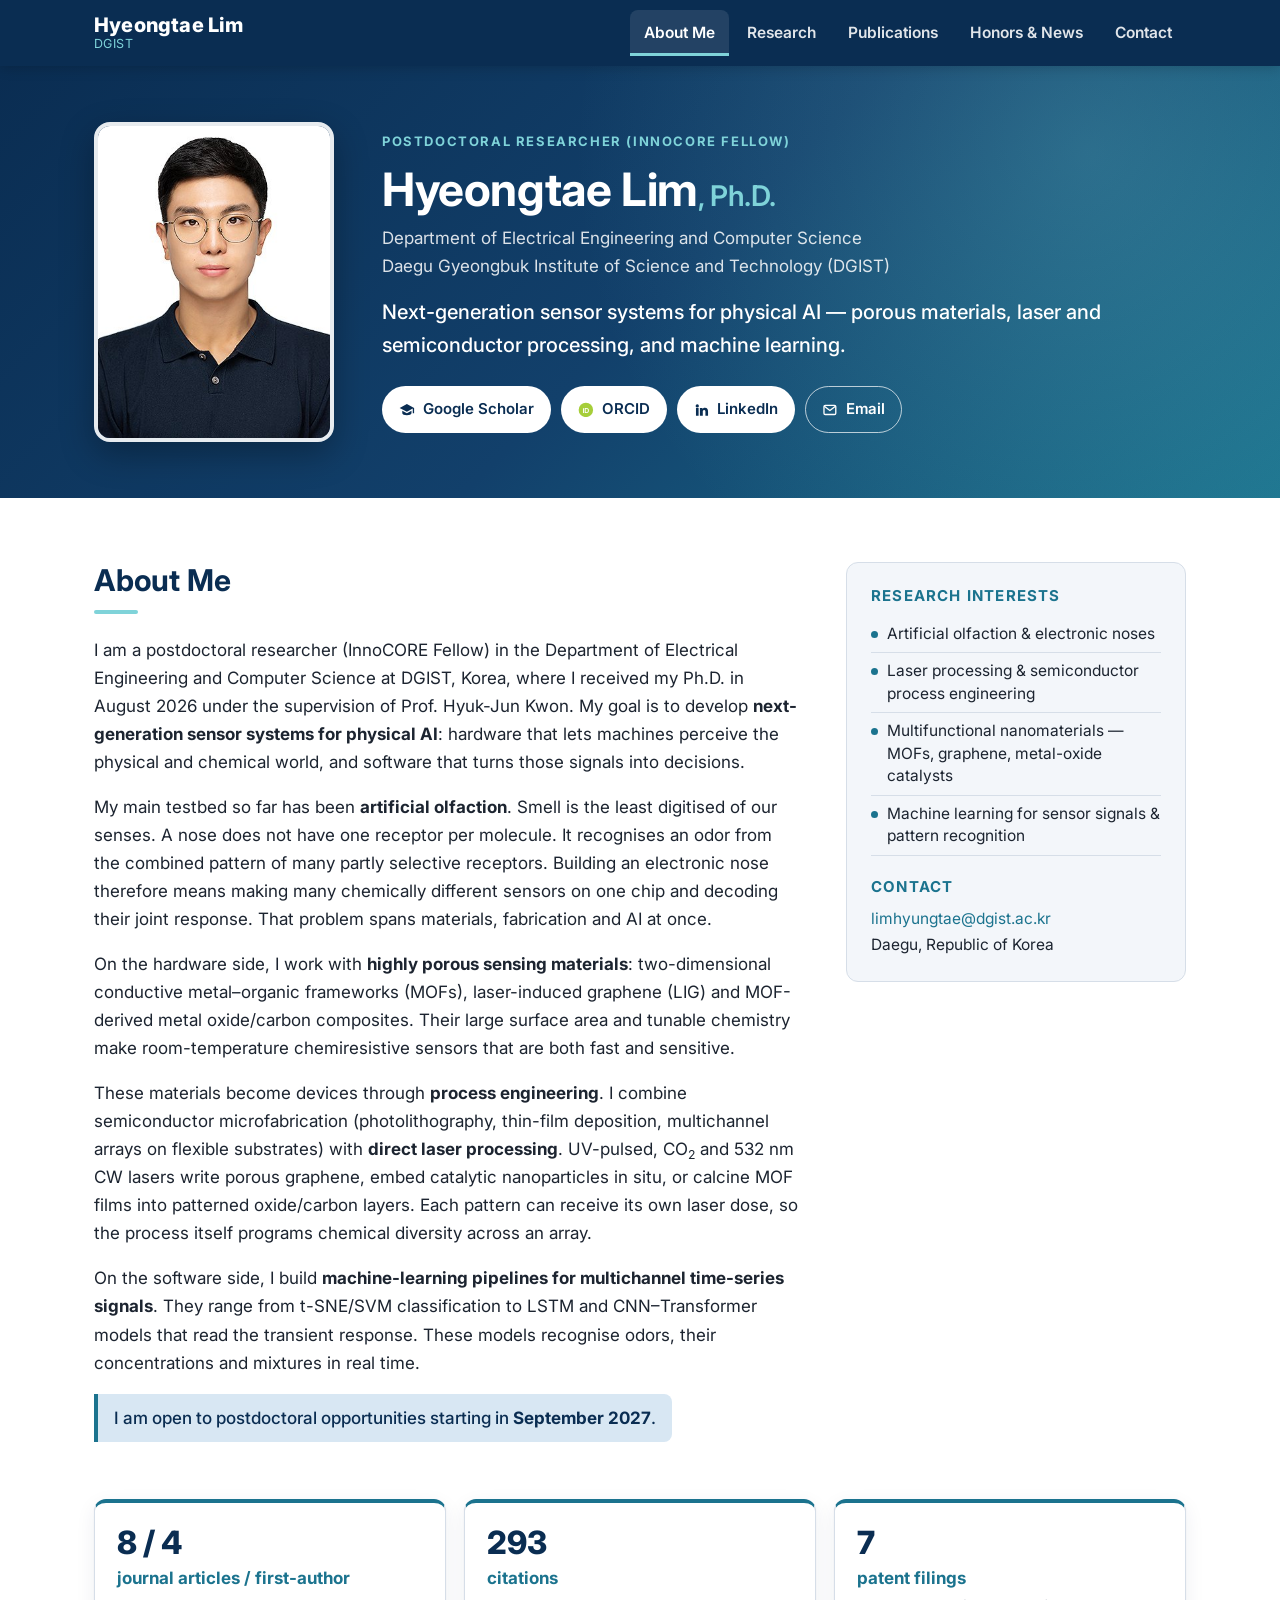
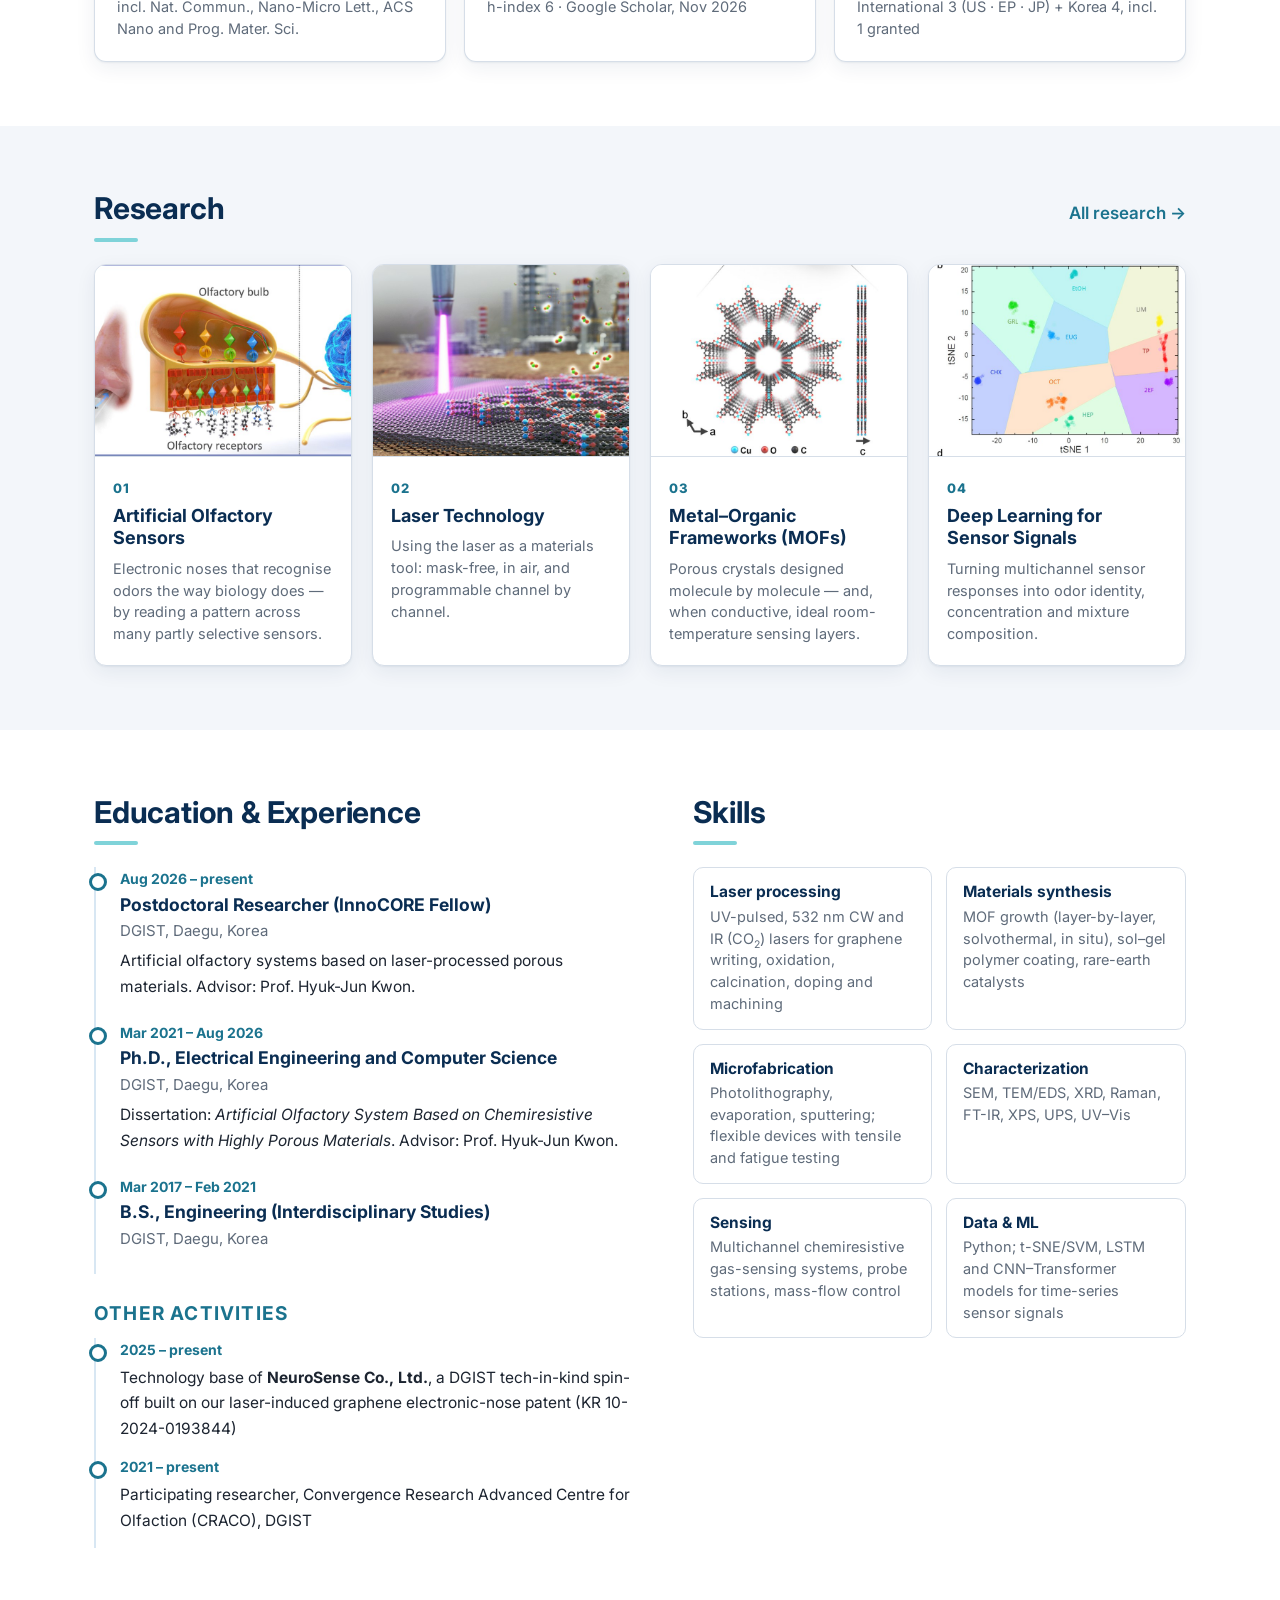
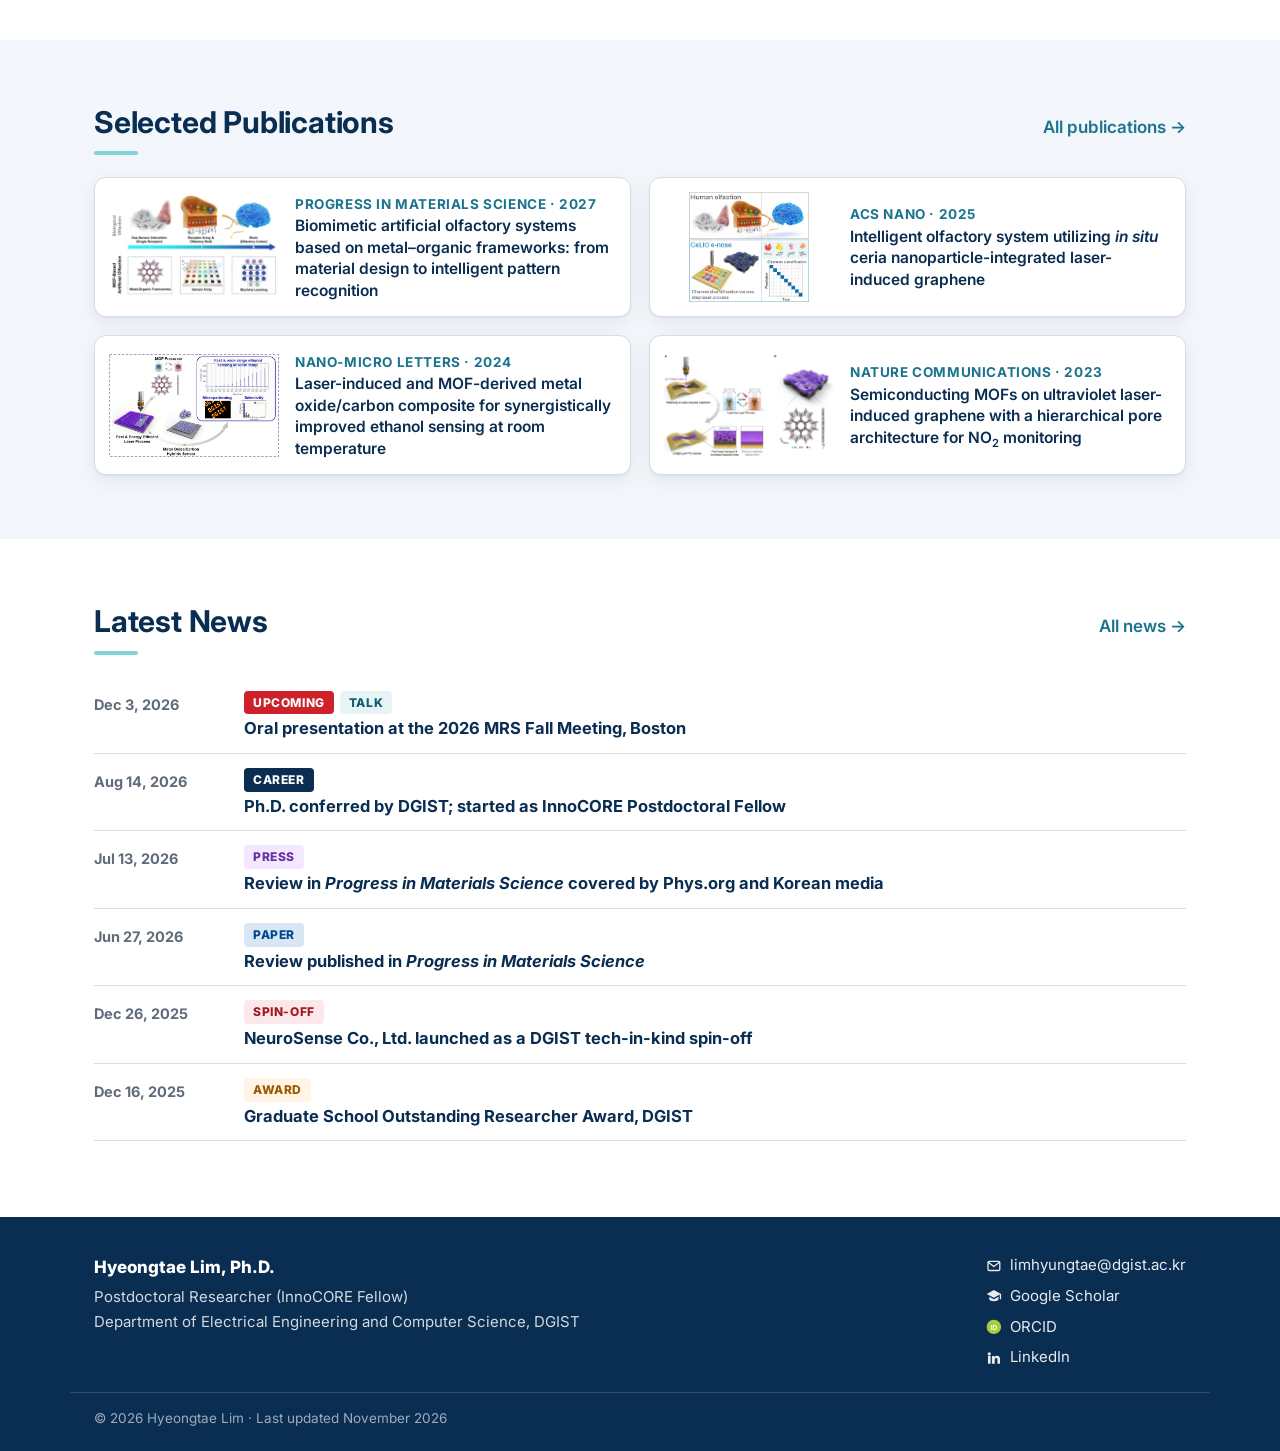
<file: index.html>
<!DOCTYPE html>
<html lang="en">
<head>
<meta charset="utf-8">
<meta name="viewport" content="width=device-width, initial-scale=1">
<title>Hyeongtae Lim — Postdoctoral Researcher, DGIST</title>
<meta name="description" content="Next-generation sensor systems for physical AI — porous materials, laser and semiconductor processing, and machine learning.">
<meta name="author" content="Hyeongtae Lim">
<meta property="og:type" content="website">
<meta property="og:title" content="Hyeongtae Lim — Postdoctoral Researcher, DGIST">
<meta property="og:description" content="Next-generation sensor systems for physical AI — porous materials, laser and semiconductor processing, and machine learning.">
<meta property="og:image" content="https://limhyeongtae.github.io/assets/img/og.jpg">
<meta property="og:url" content="https://limhyeongtae.github.io/">
<link rel="canonical" href="https://limhyeongtae.github.io/">
<meta name="google-site-verification" content="vjgOGVf-2cS6BXk-WMvSnWuiixyXlI5kn5IXPuo-5TQ">
<script type="application/ld+json">{"@context": "https://schema.org", "@type": "Person", "name": "Hyeongtae Lim", "alternateName": "임형태", "honorificSuffix": "Ph.D.", "jobTitle": "Postdoctoral Researcher (InnoCORE Fellow)", "affiliation": {"@type": "CollegeOrUniversity", "name": "Daegu Gyeongbuk Institute of Science and Technology (DGIST)", "url": "https://www.dgist.ac.kr/"}, "alumniOf": {"@type": "CollegeOrUniversity", "name": "Daegu Gyeongbuk Institute of Science and Technology (DGIST)"}, "email": "mailto:limhyungtae@dgist.ac.kr", "url": "https://limhyeongtae.github.io", "image": "https://limhyeongtae.github.io/assets/img/profile.jpg", "knowsAbout": ["Artificial olfaction", "Electronic nose", "Gas sensors", "Metal–organic frameworks", "Laser-induced graphene", "Laser processing", "Machine learning", "Physical AI"], "sameAs": ["https://scholar.google.com/citations?user=sMn53iEAAAAJ", "https://orcid.org/0000-0001-6417-3312", "https://www.linkedin.com/in/hyeongtaelim"]}</script>
<link rel="icon" href="assets/favicon.svg" type="image/svg+xml">
<link rel="preconnect" href="https://fonts.googleapis.com">
<link rel="preconnect" href="https://fonts.gstatic.com" crossorigin>
<link href="https://fonts.googleapis.com/css2?family=Inter:wght@400;500;600;700;800&display=swap" rel="stylesheet">
<link rel="stylesheet" href="assets/css/style.css">
</head>
<body>
<header class="site-header">
  <div class="wrap nav-wrap">
    <a class="brand" href="index.html"><span class="brand-name">Hyeongtae Lim</span><span class="brand-sub">DGIST</span></a>
    <button class="nav-toggle" aria-label="Menu" aria-expanded="false"><span></span><span></span><span></span></button>
    <nav class="main-nav" aria-label="Main"><ul><li><a href="index.html" aria-current="page">About Me</a></li><li class="has-sub"><a href="research.html">Research</a><button class="sub-toggle" aria-label="Open Research menu" aria-expanded="false"><span></span></button><ul class="sub"><li><a href="research.html#olfaction">Artificial Olfactory Sensors</a></li><li><a href="research.html#laser">Laser Technology</a></li><li><a href="research.html#mof">Metal–Organic Frameworks (MOFs)</a></li><li><a href="research.html#ai">Deep Learning for Sensor Signals</a></li></ul></li><li class="has-sub"><a href="publications.html">Publications</a><button class="sub-toggle" aria-label="Open Publications menu" aria-expanded="false"><span></span></button><ul class="sub"><li><a href="publications.html">Journal Articles</a></li><li><a href="conferences.html">Conferences</a></li><li><a href="patents.html">Patents</a></li></ul></li><li><a href="news.html">Honors & News</a></li><li><a href="contact.html">Contact</a></li></ul></nav>
  </div>
</header>
<main>

<section class="home-hero">
  <div class="wrap hero-grid">
    <img class="portrait" src="assets/img/profile.jpg" alt="Portrait of Hyeongtae Lim" width="354" height="472">
    <div>
      <p class="eyebrow">Postdoctoral Researcher (InnoCORE Fellow)</p>
      <h1>Hyeongtae Lim<span class="deg">, Ph.D.</span></h1>
      <p class="aff">Department of Electrical Engineering and Computer Science<br>Daegu Gyeongbuk Institute of Science and Technology (DGIST)</p>
      <p class="tagline">Next-generation sensor systems for physical AI — porous materials, laser and semiconductor processing, and machine learning.</p>
      <div class="hero-links">
      <a class="btn btn-light" href="https://scholar.google.com/citations?user=sMn53iEAAAAJ" target="_blank" rel="noopener"><svg viewBox="0 0 24 24" aria-hidden="true"><path d="M12 3 1 9l11 6 9-4.91V17h2V9L12 3z"/><path d="M5 13.18v3.82c0 1.66 3.13 3 7 3s7-1.34 7-3v-3.82L12 17l-7-3.82z"/></svg>Google Scholar</a>
      <a class="btn btn-light" href="https://orcid.org/0000-0001-6417-3312" target="_blank" rel="noopener"><svg viewBox="0 0 24 24" aria-hidden="true"><circle cx="12" cy="12" r="11" fill="#A6CE39"/><text x="12" y="16.2" text-anchor="middle" font-size="10.5" font-weight="700" font-family="Arial, sans-serif" fill="#fff">iD</text></svg>ORCID</a>
      <a class="btn btn-light" href="https://www.linkedin.com/in/hyeongtaelim" target="_blank" rel="noopener"><svg viewBox="0 0 24 24" aria-hidden="true"><path d="M4.98 3.5a2.5 2.5 0 1 1 0 5 2.5 2.5 0 0 1 0-5zM3 9h4v12H3V9zm6 0h3.8v1.7h.05c.53-1 1.83-2.05 3.77-2.05 4.03 0 4.78 2.65 4.78 6.1V21h-4v-5.6c0-1.34-.03-3.06-1.86-3.06-1.87 0-2.15 1.46-2.15 2.96V21H9V9z"/></svg>LinkedIn</a>
      <a class="btn btn-outline" href="mailto:limhyungtae@dgist.ac.kr"><svg viewBox="0 0 24 24" aria-hidden="true" fill="none" stroke="currentColor" stroke-width="2" stroke-linejoin="round"><rect x="3" y="5" width="18" height="14" rx="2"/><path d="m3.5 6.5 8.5 6.5 8.5-6.5"/></svg>Email</a>
    </div>
    </div>
  </div>
</section><section class="sec">
  <div class="wrap about-grid">
    <div>
      <h2 class="h2">About Me</h2>
      <p>I am a postdoctoral researcher (InnoCORE Fellow) in the Department of Electrical Engineering and Computer Science at DGIST, Korea, where I received my Ph.D. in August 2026 under the supervision of Prof. Hyuk-Jun Kwon. My goal is to develop <strong>next-generation sensor systems for physical AI</strong>: hardware that lets machines perceive the physical and chemical world, and software that turns those signals into decisions.</p><p>My main testbed so far has been <strong>artificial olfaction</strong>. Smell is the least digitised of our senses. A nose does not have one receptor per molecule. It recognises an odor from the combined pattern of many partly selective receptors. Building an electronic nose therefore means making many chemically different sensors on one chip and decoding their joint response. That problem spans materials, fabrication and AI at once.</p><p>On the hardware side, I work with <strong>highly porous sensing materials</strong>: two-dimensional conductive metal–organic frameworks (MOFs), laser-induced graphene (LIG) and MOF-derived metal oxide/carbon composites. Their large surface area and tunable chemistry make room-temperature chemiresistive sensors that are both fast and sensitive.</p><p>These materials become devices through <strong>process engineering</strong>. I combine semiconductor microfabrication (photolithography, thin-film deposition, multichannel arrays on flexible substrates) with <strong>direct laser processing</strong>. UV-pulsed, CO<sub>2</sub> and 532 nm CW lasers write porous graphene, embed catalytic nanoparticles in situ, or calcine MOF films into patterned oxide/carbon layers. Each pattern can receive its own laser dose, so the process itself programs chemical diversity across an array.</p><p>On the software side, I build <strong>machine-learning pipelines for multichannel time-series signals</strong>. They range from t-SNE/SVM classification to LSTM and CNN–Transformer models that read the transient response. These models recognise odors, their concentrations and mixtures in real time.</p>
      <p class="avail">I am open to postdoctoral opportunities starting in <strong>September 2027</strong>.</p>
    </div>
    <aside class="side-card">
      <h3>Research interests</h3>
      <ul class="interest-list"><li><a href="research.html#olfaction">Artificial olfaction &amp; electronic noses</a></li><li><a href="research.html#laser">Laser processing &amp; semiconductor process engineering</a></li><li><a href="research.html#mof">Multifunctional nanomaterials — MOFs, graphene, metal-oxide catalysts</a></li><li><a href="research.html#ai">Machine learning for sensor signals &amp; pattern recognition</a></li></ul>
      <h3>Contact</h3>
      <p class="side-contact"><a href="mailto:limhyungtae@dgist.ac.kr">limhyungtae@dgist.ac.kr</a><br>Daegu, Republic of Korea</p>
    </aside>
  </div>
  <div class="wrap hl-row"><div class="hl"><div class="hl-num">8 / 4</div><div class="hl-lab">journal articles / first-author</div><div class="hl-sub">incl. Nat. Commun., Nano-Micro Lett., ACS Nano and Prog. Mater. Sci.</div></div><div class="hl"><div class="hl-num"><span data-scholar="citations">284</span></div><div class="hl-lab">citations</div><div class="hl-sub">h-index <span data-scholar="h_index">6</span> · Google Scholar, <span data-scholar="updated">Nov 2026</span></div></div><div class="hl"><div class="hl-num">7</div><div class="hl-lab">patent filings</div><div class="hl-sub">International 3 (US · EP · JP) + Korea 4, incl. 1 granted</div></div></div>
</section><section class="sec sec-tint">
  <div class="wrap">
    <div class="sec-head"><h2 class="h2">Research</h2><a class="more" href="research.html">All research →</a></div>
    <div class="rcards"><a class="rcard" href="research.html#olfaction"><img src="assets/img/card/olfaction.jpg" alt="" loading="lazy"><div class="rcard-body"><span class="rnum">01</span><h3>Artificial Olfactory Sensors</h3><p>Electronic noses that recognise odors the way biology does — by reading a pattern across many partly selective sensors.</p></div></a><a class="rcard" href="research.html#laser"><img src="assets/img/card/laser.jpg" alt="" loading="lazy"><div class="rcard-body"><span class="rnum">02</span><h3>Laser Technology</h3><p>Using the laser as a materials tool: mask-free, in air, and programmable channel by channel.</p></div></a><a class="rcard" href="research.html#mof"><img src="assets/img/card/mof.jpg" alt="" loading="lazy"><div class="rcard-body"><span class="rnum">03</span><h3>Metal–Organic Frameworks (MOFs)</h3><p>Porous crystals designed molecule by molecule — and, when conductive, ideal room-temperature sensing layers.</p></div></a><a class="rcard" href="research.html#ai"><img src="assets/img/card/ai.jpg" alt="" loading="lazy"><div class="rcard-body"><span class="rnum">04</span><h3>Deep Learning for Sensor Signals</h3><p>Turning multichannel sensor responses into odor identity, concentration and mixture composition.</p></div></a></div>
  </div>
</section><section class="sec">
  <div class="wrap two-col">
    <div>
      <h2 class="h2">Education &amp; Experience</h2>
      <ul class="timeline"><li><div class="tl-date">Aug 2026 – present</div><div class="tl-body"><div class="tl-title">Postdoctoral Researcher (InnoCORE Fellow)</div><div class="tl-place">DGIST, Daegu, Korea</div><p>Artificial olfactory systems based on laser-processed porous materials. Advisor: Prof. Hyuk-Jun Kwon.</p></div></li><li><div class="tl-date">Mar 2021 – Aug 2026</div><div class="tl-body"><div class="tl-title">Ph.D., Electrical Engineering and Computer Science</div><div class="tl-place">DGIST, Daegu, Korea</div><p>Dissertation: <em>Artificial Olfactory System Based on Chemiresistive Sensors with Highly Porous Materials</em>. Advisor: Prof. Hyuk-Jun Kwon.</p></div></li><li><div class="tl-date">Mar 2017 – Feb 2021</div><div class="tl-body"><div class="tl-title">B.S., Engineering (Interdisciplinary Studies)</div><div class="tl-place">DGIST, Daegu, Korea</div></div></li></ul>
      <h3 class="h3">Other activities</h3>
      <ul class="timeline compact"><li><div class="tl-date">2025 – present</div><div class="tl-body"><p>Technology base of <strong>NeuroSense Co., Ltd.</strong>, a DGIST tech-in-kind spin-off built on our laser-induced graphene electronic-nose patent (KR 10-2024-0193844)</p></div></li><li><div class="tl-date">2021 – present</div><div class="tl-body"><p>Participating researcher, Convergence Research Advanced Centre for Olfaction (CRACO), DGIST</p></div></li></ul>
    </div>
    <div>
      <h2 class="h2">Skills</h2>
      <div class="skills"><div class="skill"><h4>Laser processing</h4><p>UV-pulsed, 532 nm CW and IR (CO<sub>2</sub>) lasers for graphene writing, oxidation, calcination, doping and machining</p></div><div class="skill"><h4>Materials synthesis</h4><p>MOF growth (layer-by-layer, solvothermal, in situ), sol–gel polymer coating, rare-earth catalysts</p></div><div class="skill"><h4>Microfabrication</h4><p>Photolithography, evaporation, sputtering; flexible devices with tensile and fatigue testing</p></div><div class="skill"><h4>Characterization</h4><p>SEM, TEM/EDS, XRD, Raman, FT-IR, XPS, UPS, UV–Vis</p></div><div class="skill"><h4>Sensing</h4><p>Multichannel chemiresistive gas-sensing systems, probe stations, mass-flow control</p></div><div class="skill"><h4>Data &amp; ML</h4><p>Python; t-SNE/SVM, LSTM and CNN–Transformer models for time-series sensor signals</p></div></div>
    </div>
  </div>
</section><section class="sec sec-tint">
  <div class="wrap">
    <div class="sec-head"><h2 class="h2">Selected Publications</h2><a class="more" href="publications.html">All publications →</a></div>
    <div class="sel-grid"><a class="sel" href="publications.html#pms2027"><img src="assets/img/pub/pms2027.jpg" alt="" loading="lazy"><div><div class="sel-j">Progress in Materials Science · 2027</div><div class="sel-t">Biomimetic artificial olfactory systems based on metal–organic frameworks: from material design to intelligent pattern recognition</div></div></a><a class="sel" href="publications.html#acsnano2025"><img src="assets/img/pub/acsnano2025.jpg" alt="" loading="lazy"><div><div class="sel-j">ACS Nano · 2025</div><div class="sel-t">Intelligent olfactory system utilizing <em>in situ</em> ceria nanoparticle-integrated laser-induced graphene</div></div></a><a class="sel" href="publications.html#nml2024"><img src="assets/img/pub/nml2024.jpg" alt="" loading="lazy"><div><div class="sel-j">Nano-Micro Letters · 2024</div><div class="sel-t">Laser-induced and MOF-derived metal oxide/carbon composite for synergistically improved ethanol sensing at room temperature</div></div></a><a class="sel" href="publications.html#nc2023"><img src="assets/img/pub/nc2023.jpg" alt="" loading="lazy"><div><div class="sel-j">Nature Communications · 2023</div><div class="sel-t">Semiconducting MOFs on ultraviolet laser-induced graphene with a hierarchical pore architecture for NO<sub>2</sub> monitoring</div></div></a></div>
  </div>
</section><section class="sec">
  <div class="wrap">
    <div class="sec-head"><h2 class="h2">Latest News</h2><a class="more" href="news.html">All news →</a></div>
    <ul class="news-list compact"><li class="news">
  <div class="n-date">Dec 3, 2026</div>
  <div class="n-body"><div class="n-tags"><span class="tag t-up">Upcoming</span><span class="tag t-talk">Talk</span></div><h3>Oral presentation at the 2026 MRS Fall Meeting, Boston</h3></div>
  
</li><li class="news">
  <div class="n-date">Aug 14, 2026</div>
  <div class="n-body"><div class="n-tags"><span class="tag t-career">Career</span></div><h3>Ph.D. conferred by DGIST; started as InnoCORE Postdoctoral Fellow</h3></div>
  
</li><li class="news">
  <div class="n-date">Jul 13, 2026</div>
  <div class="n-body"><div class="n-tags"><span class="tag t-press">Press</span></div><h3>Review in <em>Progress in Materials Science</em> covered by Phys.org and Korean media</h3></div>
  
</li><li class="news">
  <div class="n-date">Jun 27, 2026</div>
  <div class="n-body"><div class="n-tags"><span class="tag t-paper">Paper</span></div><h3>Review published in <em>Progress in Materials Science</em></h3></div>
  
</li><li class="news">
  <div class="n-date">Dec 26, 2025</div>
  <div class="n-body"><div class="n-tags"><span class="tag t-spin">Spin-off</span></div><h3>NeuroSense Co., Ltd. launched as a DGIST tech-in-kind spin-off</h3></div>
  
</li><li class="news">
  <div class="n-date">Dec 16, 2025</div>
  <div class="n-body"><div class="n-tags"><span class="tag t-award">Award</span></div><h3>Graduate School Outstanding Researcher Award, DGIST</h3></div>
  
</li></ul>
  </div>
</section>
</main>
<footer class="site-footer">
  <div class="wrap foot">
    <div>
      <div class="foot-name">Hyeongtae Lim, Ph.D.</div>
      <div>Postdoctoral Researcher (InnoCORE Fellow)<br>Department of Electrical Engineering and Computer Science, DGIST</div>
    </div>
    <div class="foot-links">
      <a href="mailto:limhyungtae@dgist.ac.kr"><svg viewBox="0 0 24 24" aria-hidden="true" fill="none" stroke="currentColor" stroke-width="2" stroke-linejoin="round"><rect x="3" y="5" width="18" height="14" rx="2"/><path d="m3.5 6.5 8.5 6.5 8.5-6.5"/></svg><span>limhyungtae@dgist.ac.kr</span></a>
      <a href="https://scholar.google.com/citations?user=sMn53iEAAAAJ" target="_blank" rel="noopener"><svg viewBox="0 0 24 24" aria-hidden="true"><path d="M12 3 1 9l11 6 9-4.91V17h2V9L12 3z"/><path d="M5 13.18v3.82c0 1.66 3.13 3 7 3s7-1.34 7-3v-3.82L12 17l-7-3.82z"/></svg><span>Google Scholar</span></a>
      <a href="https://orcid.org/0000-0001-6417-3312" target="_blank" rel="noopener"><svg viewBox="0 0 24 24" aria-hidden="true"><circle cx="12" cy="12" r="11" fill="#A6CE39"/><text x="12" y="16.2" text-anchor="middle" font-size="10.5" font-weight="700" font-family="Arial, sans-serif" fill="#fff">iD</text></svg><span>ORCID</span></a>
      <a href="https://www.linkedin.com/in/hyeongtaelim" target="_blank" rel="noopener"><svg viewBox="0 0 24 24" aria-hidden="true"><path d="M4.98 3.5a2.5 2.5 0 1 1 0 5 2.5 2.5 0 0 1 0-5zM3 9h4v12H3V9zm6 0h3.8v1.7h.05c.53-1 1.83-2.05 3.77-2.05 4.03 0 4.78 2.65 4.78 6.1V21h-4v-5.6c0-1.34-.03-3.06-1.86-3.06-1.87 0-2.15 1.46-2.15 2.96V21H9V9z"/></svg><span>LinkedIn</span></a>
    </div>
  </div>
  <div class="wrap foot-note">© 2026 Hyeongtae Lim · Last updated November 2026</div>
</footer>
<div class="lightbox" hidden><button class="lb-close" aria-label="Close">×</button><img alt=""></div>
<script src="assets/js/main.js"></script>
</body>
</html>
</file>
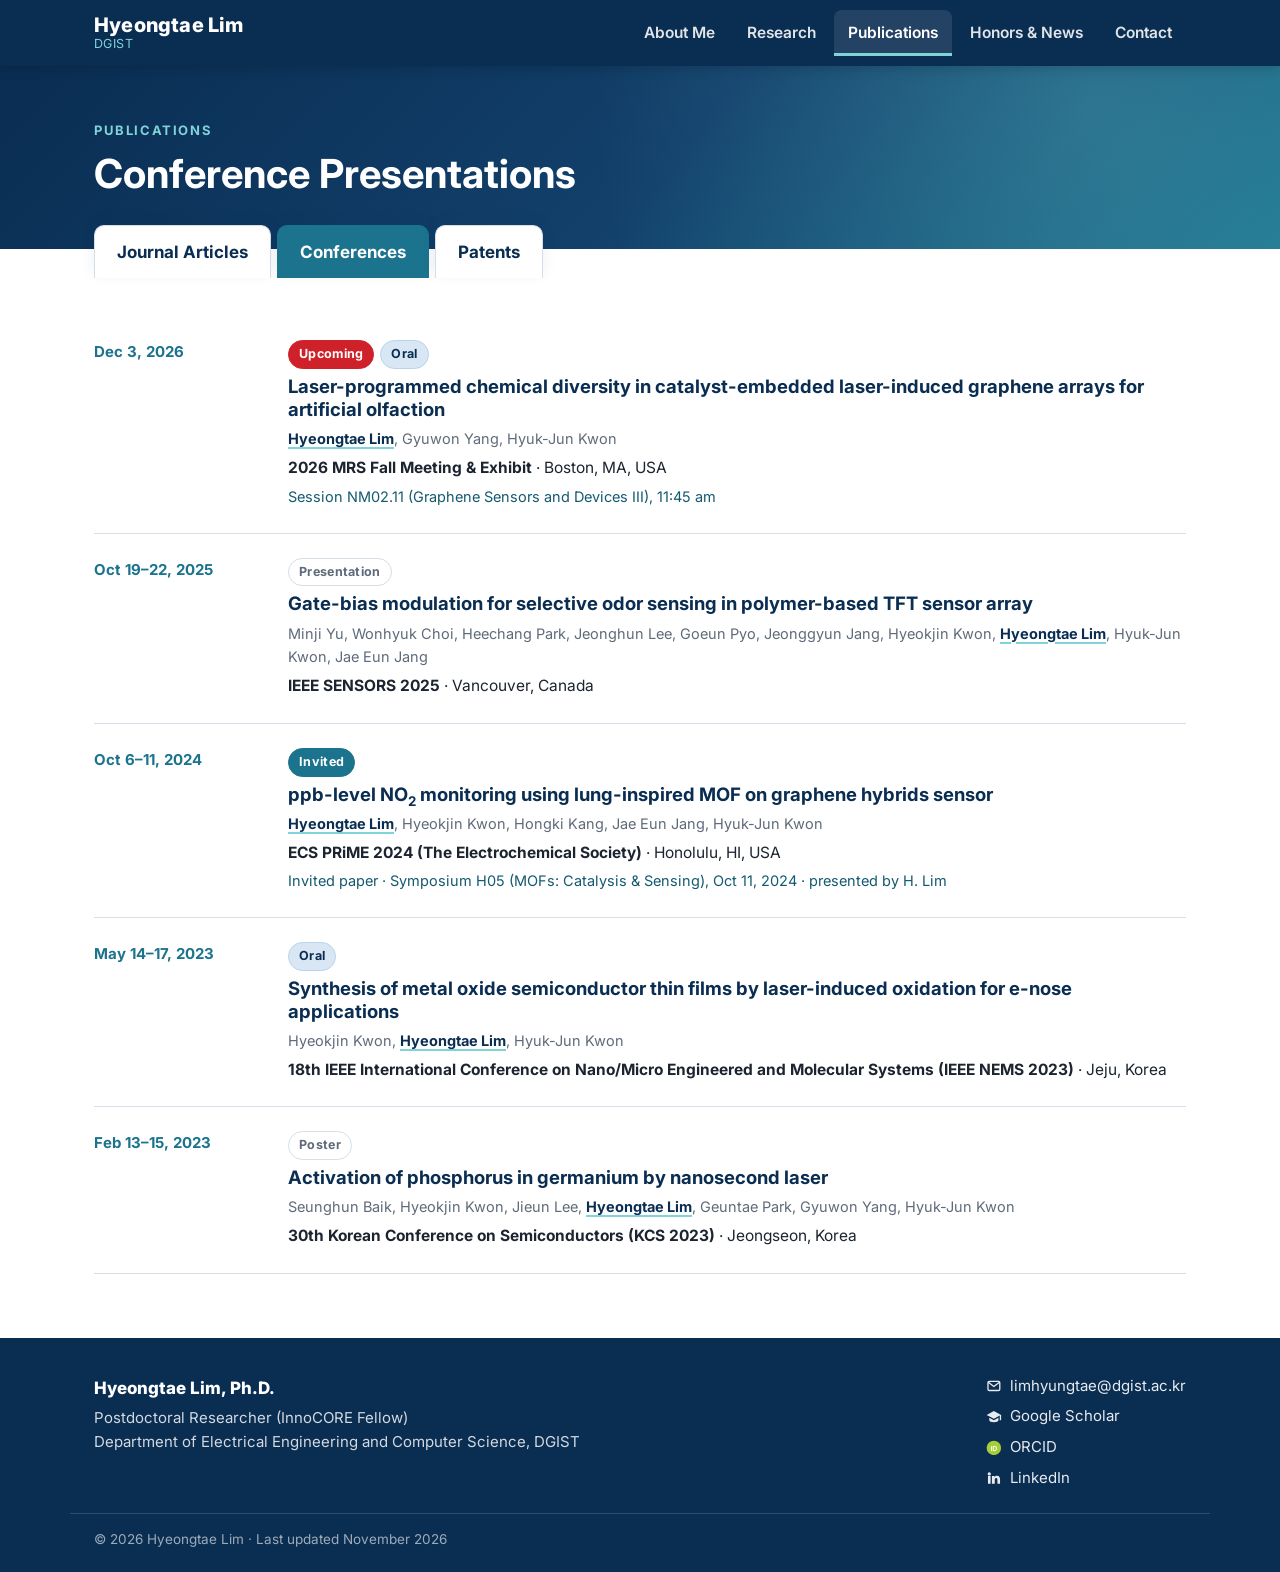
<file: conferences.html>
<!DOCTYPE html>
<html lang="en">
<head>
<meta charset="utf-8">
<meta name="viewport" content="width=device-width, initial-scale=1">
<title>Hyeongtae Lim | Conferences</title>
<meta name="description" content="Conference presentations by Hyeongtae Lim.">
<meta name="author" content="Hyeongtae Lim">
<meta property="og:type" content="website">
<meta property="og:title" content="Hyeongtae Lim | Conferences">
<meta property="og:description" content="Conference presentations by Hyeongtae Lim.">
<meta property="og:image" content="https://limhyeongtae.github.io/assets/img/og.jpg">
<meta property="og:url" content="https://limhyeongtae.github.io/conferences.html">
<link rel="canonical" href="https://limhyeongtae.github.io/conferences.html">
<link rel="icon" href="assets/favicon.svg" type="image/svg+xml">
<link rel="preconnect" href="https://fonts.googleapis.com">
<link rel="preconnect" href="https://fonts.gstatic.com" crossorigin>
<link href="https://fonts.googleapis.com/css2?family=Inter:wght@400;500;600;700;800&display=swap" rel="stylesheet">
<link rel="stylesheet" href="assets/css/style.css">
</head>
<body>
<header class="site-header">
  <div class="wrap nav-wrap">
    <a class="brand" href="index.html"><span class="brand-name">Hyeongtae Lim</span><span class="brand-sub">DGIST</span></a>
    <button class="nav-toggle" aria-label="Menu" aria-expanded="false"><span></span><span></span><span></span></button>
    <nav class="main-nav" aria-label="Main"><ul><li><a href="index.html">About Me</a></li><li class="has-sub"><a href="research.html">Research</a><button class="sub-toggle" aria-label="Open Research menu" aria-expanded="false"><span></span></button><ul class="sub"><li><a href="research.html#olfaction">Artificial Olfactory Sensors</a></li><li><a href="research.html#laser">Laser Technology</a></li><li><a href="research.html#mof">Metal–Organic Frameworks (MOFs)</a></li><li><a href="research.html#ai">Deep Learning for Sensor Signals</a></li></ul></li><li class="has-sub"><a href="publications.html" aria-current="page">Publications</a><button class="sub-toggle" aria-label="Open Publications menu" aria-expanded="false"><span></span></button><ul class="sub"><li><a href="publications.html">Journal Articles</a></li><li><a href="conferences.html">Conferences</a></li><li><a href="patents.html">Patents</a></li></ul></li><li><a href="news.html">Honors & News</a></li><li><a href="contact.html">Contact</a></li></ul></nav>
  </div>
</header>
<main>
<section class="page-hero"><div class="wrap"><p class="eyebrow">Publications</p><h1>Conference Presentations</h1></div></section>
<div class="tabs wrap"><a href="publications.html">Journal Articles</a><a href="conferences.html" class="on" aria-current="page">Conferences</a><a href="patents.html">Patents</a></div>
<section class="sec pt0"><div class="wrap"><ul class="conf-list"><li class="conf">
  <div class="c-date">Dec 3, 2026</div>
  <div class="c-body">
    <div class="c-badges"><span class="badge b-up">Upcoming</span><span class="badge b-oral">Oral</span></div>
    <h3>Laser-programmed chemical diversity in catalyst-embedded laser-induced graphene arrays for artificial olfaction</h3>
    <div class="c-authors"><span class="me">Hyeongtae Lim</span>, Gyuwon Yang, Hyuk-Jun Kwon</div>
    <div class="c-venue"><strong>2026 MRS Fall Meeting &amp; Exhibit</strong> · Boston, MA, USA</div>
    <div class="c-note">Session NM02.11 (Graphene Sensors and Devices III), 11:45 am</div>
  </div>
</li><li class="conf">
  <div class="c-date">Oct 19–22, 2025</div>
  <div class="c-body">
    <div class="c-badges"><span class="badge b-presentation">Presentation</span></div>
    <h3>Gate-bias modulation for selective odor sensing in polymer-based TFT sensor array</h3>
    <div class="c-authors">Minji Yu, Wonhyuk Choi, Heechang Park, Jeonghun Lee, Goeun Pyo, Jeonggyun Jang, Hyeokjin Kwon, <span class="me">Hyeongtae Lim</span>, Hyuk-Jun Kwon, Jae Eun Jang</div>
    <div class="c-venue"><strong>IEEE SENSORS 2025</strong> · Vancouver, Canada</div>
    
  </div>
</li><li class="conf">
  <div class="c-date">Oct 6–11, 2024</div>
  <div class="c-body">
    <div class="c-badges"><span class="badge b-invited">Invited</span></div>
    <h3>ppb-level NO<sub>2</sub> monitoring using lung-inspired MOF on graphene hybrids sensor</h3>
    <div class="c-authors"><span class="me">Hyeongtae Lim</span>, Hyeokjin Kwon, Hongki Kang, Jae Eun Jang, Hyuk-Jun Kwon</div>
    <div class="c-venue"><strong>ECS PRiME 2024 (The Electrochemical Society)</strong> · Honolulu, HI, USA</div>
    <div class="c-note">Invited paper · Symposium H05 (MOFs: Catalysis &amp; Sensing), Oct 11, 2024 · presented by H. Lim</div>
  </div>
</li><li class="conf">
  <div class="c-date">May 14–17, 2023</div>
  <div class="c-body">
    <div class="c-badges"><span class="badge b-oral">Oral</span></div>
    <h3>Synthesis of metal oxide semiconductor thin films by laser-induced oxidation for e-nose applications</h3>
    <div class="c-authors">Hyeokjin Kwon, <span class="me">Hyeongtae Lim</span>, Hyuk-Jun Kwon</div>
    <div class="c-venue"><strong>18th IEEE International Conference on Nano/Micro Engineered and Molecular Systems (IEEE NEMS 2023)</strong> · Jeju, Korea</div>
    
  </div>
</li><li class="conf">
  <div class="c-date">Feb 13–15, 2023</div>
  <div class="c-body">
    <div class="c-badges"><span class="badge b-poster">Poster</span></div>
    <h3>Activation of phosphorus in germanium by nanosecond laser</h3>
    <div class="c-authors">Seunghun Baik, Hyeokjin Kwon, Jieun Lee, <span class="me">Hyeongtae Lim</span>, Geuntae Park, Gyuwon Yang, Hyuk-Jun Kwon</div>
    <div class="c-venue"><strong>30th Korean Conference on Semiconductors (KCS 2023)</strong> · Jeongseon, Korea</div>
    
  </div>
</li></ul></div></section>
</main>
<footer class="site-footer">
  <div class="wrap foot">
    <div>
      <div class="foot-name">Hyeongtae Lim, Ph.D.</div>
      <div>Postdoctoral Researcher (InnoCORE Fellow)<br>Department of Electrical Engineering and Computer Science, DGIST</div>
    </div>
    <div class="foot-links">
      <a href="mailto:limhyungtae@dgist.ac.kr"><svg viewBox="0 0 24 24" aria-hidden="true" fill="none" stroke="currentColor" stroke-width="2" stroke-linejoin="round"><rect x="3" y="5" width="18" height="14" rx="2"/><path d="m3.5 6.5 8.5 6.5 8.5-6.5"/></svg><span>limhyungtae@dgist.ac.kr</span></a>
      <a href="https://scholar.google.com/citations?user=sMn53iEAAAAJ" target="_blank" rel="noopener"><svg viewBox="0 0 24 24" aria-hidden="true"><path d="M12 3 1 9l11 6 9-4.91V17h2V9L12 3z"/><path d="M5 13.18v3.82c0 1.66 3.13 3 7 3s7-1.34 7-3v-3.82L12 17l-7-3.82z"/></svg><span>Google Scholar</span></a>
      <a href="https://orcid.org/0000-0001-6417-3312" target="_blank" rel="noopener"><svg viewBox="0 0 24 24" aria-hidden="true"><circle cx="12" cy="12" r="11" fill="#A6CE39"/><text x="12" y="16.2" text-anchor="middle" font-size="10.5" font-weight="700" font-family="Arial, sans-serif" fill="#fff">iD</text></svg><span>ORCID</span></a>
      <a href="https://www.linkedin.com/in/hyeongtaelim" target="_blank" rel="noopener"><svg viewBox="0 0 24 24" aria-hidden="true"><path d="M4.98 3.5a2.5 2.5 0 1 1 0 5 2.5 2.5 0 0 1 0-5zM3 9h4v12H3V9zm6 0h3.8v1.7h.05c.53-1 1.83-2.05 3.77-2.05 4.03 0 4.78 2.65 4.78 6.1V21h-4v-5.6c0-1.34-.03-3.06-1.86-3.06-1.87 0-2.15 1.46-2.15 2.96V21H9V9z"/></svg><span>LinkedIn</span></a>
    </div>
  </div>
  <div class="wrap foot-note">© 2026 Hyeongtae Lim · Last updated November 2026</div>
</footer>
<div class="lightbox" hidden><button class="lb-close" aria-label="Close">×</button><img alt=""></div>
<script src="assets/js/main.js"></script>
</body>
</html>
</file>
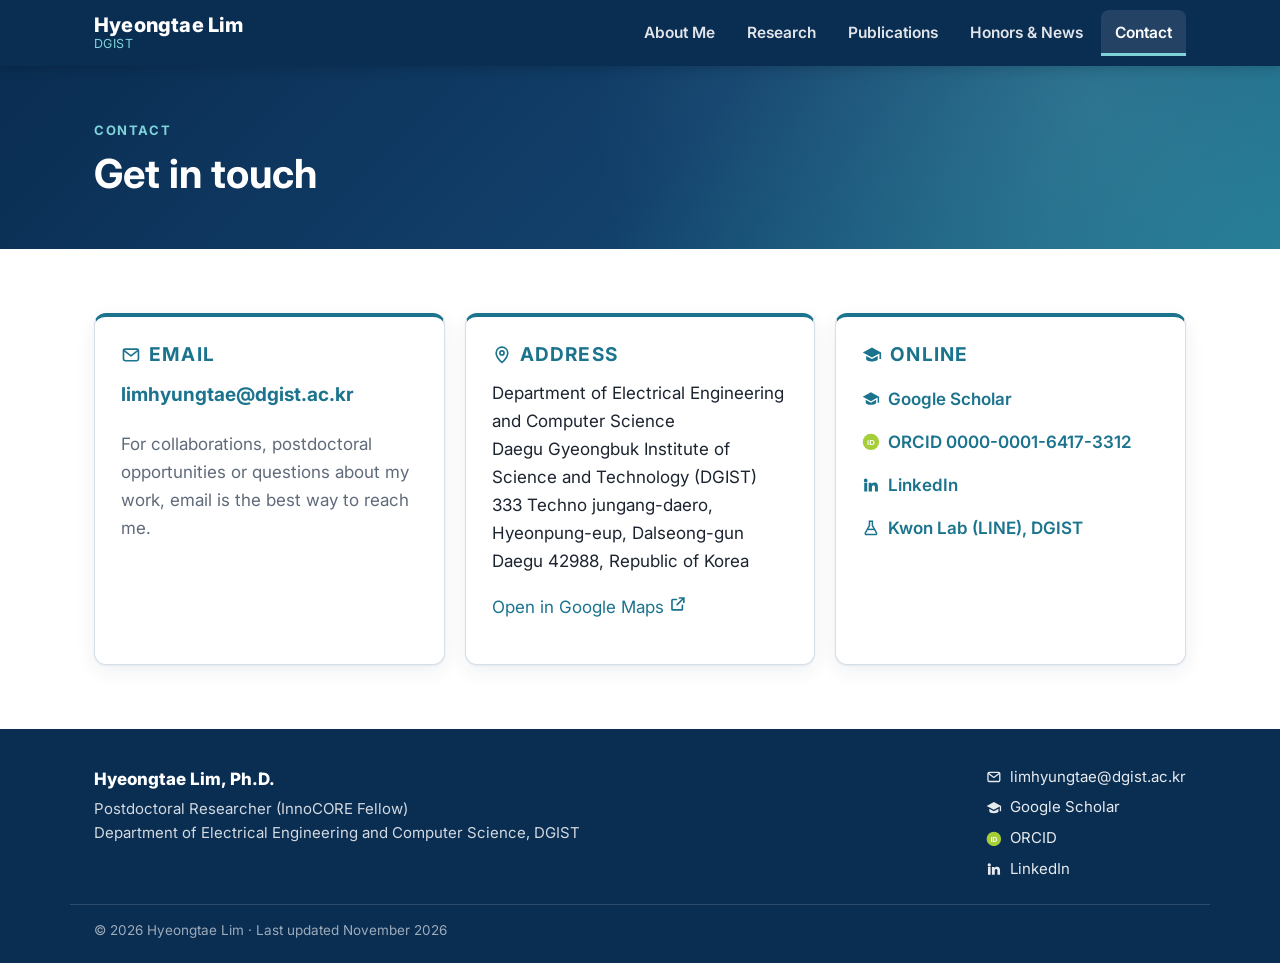
<file: contact.html>
<!DOCTYPE html>
<html lang="en">
<head>
<meta charset="utf-8">
<meta name="viewport" content="width=device-width, initial-scale=1">
<title>Hyeongtae Lim | Contact</title>
<meta name="description" content="Contact information for Hyeongtae Lim, DGIST.">
<meta name="author" content="Hyeongtae Lim">
<meta property="og:type" content="website">
<meta property="og:title" content="Hyeongtae Lim | Contact">
<meta property="og:description" content="Contact information for Hyeongtae Lim, DGIST.">
<meta property="og:image" content="https://limhyeongtae.github.io/assets/img/og.jpg">
<meta property="og:url" content="https://limhyeongtae.github.io/contact.html">
<link rel="canonical" href="https://limhyeongtae.github.io/contact.html">
<link rel="icon" href="assets/favicon.svg" type="image/svg+xml">
<link rel="preconnect" href="https://fonts.googleapis.com">
<link rel="preconnect" href="https://fonts.gstatic.com" crossorigin>
<link href="https://fonts.googleapis.com/css2?family=Inter:wght@400;500;600;700;800&display=swap" rel="stylesheet">
<link rel="stylesheet" href="assets/css/style.css">
</head>
<body>
<header class="site-header">
  <div class="wrap nav-wrap">
    <a class="brand" href="index.html"><span class="brand-name">Hyeongtae Lim</span><span class="brand-sub">DGIST</span></a>
    <button class="nav-toggle" aria-label="Menu" aria-expanded="false"><span></span><span></span><span></span></button>
    <nav class="main-nav" aria-label="Main"><ul><li><a href="index.html">About Me</a></li><li class="has-sub"><a href="research.html">Research</a><button class="sub-toggle" aria-label="Open Research menu" aria-expanded="false"><span></span></button><ul class="sub"><li><a href="research.html#olfaction">Artificial Olfactory Sensors</a></li><li><a href="research.html#laser">Laser Technology</a></li><li><a href="research.html#mof">Metal–Organic Frameworks (MOFs)</a></li><li><a href="research.html#ai">Deep Learning for Sensor Signals</a></li></ul></li><li class="has-sub"><a href="publications.html">Publications</a><button class="sub-toggle" aria-label="Open Publications menu" aria-expanded="false"><span></span></button><ul class="sub"><li><a href="publications.html">Journal Articles</a></li><li><a href="conferences.html">Conferences</a></li><li><a href="patents.html">Patents</a></li></ul></li><li><a href="news.html">Honors & News</a></li><li><a href="contact.html" aria-current="page">Contact</a></li></ul></nav>
  </div>
</header>
<main>
<section class="page-hero"><div class="wrap"><p class="eyebrow">Contact</p><h1>Get in touch</h1></div></section>
<section class="sec">
  <div class="wrap contact-grid">
    <div class="ccard">
      <h2 class="h3"><svg viewBox="0 0 24 24" aria-hidden="true" fill="none" stroke="currentColor" stroke-width="2" stroke-linejoin="round"><rect x="3" y="5" width="18" height="14" rx="2"/><path d="m3.5 6.5 8.5 6.5 8.5-6.5"/></svg> Email</h2>
      <p class="big"><a href="mailto:limhyungtae@dgist.ac.kr">limhyungtae@dgist.ac.kr</a></p>
      <p class="muted">For collaborations, postdoctoral opportunities or questions about my work, email is the best way to reach me.</p>
    </div>
    <div class="ccard">
      <h2 class="h3"><svg viewBox="0 0 24 24" aria-hidden="true" fill="none" stroke="currentColor" stroke-width="2"><path d="M12 21s-7-6.2-7-11.5a7 7 0 0 1 14 0C19 14.8 12 21 12 21z"/><circle cx="12" cy="9.5" r="2.5"/></svg> Address</h2>
      <p>Department of Electrical Engineering and Computer Science<br>Daegu Gyeongbuk Institute of Science and Technology (DGIST)<br>333 Techno jungang-daero, Hyeonpung-eup, Dalseong-gun<br>Daegu 42988, Republic of Korea</p>
      <p><a href="https://www.google.com/maps/search/?api=1&query=DGIST+Daegu+Gyeongbuk+Institute+of+Science+and+Technology" target="_blank" rel="noopener">Open in Google Maps <svg viewBox="0 0 24 24" aria-hidden="true" fill="none" stroke="currentColor" stroke-width="2.2" stroke-linecap="round"><path d="M14 4h6v6M20 4l-9 9M18 14v5a1 1 0 0 1-1 1H5a1 1 0 0 1-1-1V7a1 1 0 0 1 1-1h5"/></svg></a></p>
    </div>
    <div class="ccard">
      <h2 class="h3"><svg viewBox="0 0 24 24" aria-hidden="true"><path d="M12 3 1 9l11 6 9-4.91V17h2V9L12 3z"/><path d="M5 13.18v3.82c0 1.66 3.13 3 7 3s7-1.34 7-3v-3.82L12 17l-7-3.82z"/></svg> Online</h2>
      <ul class="plain">
        <li><a href="https://scholar.google.com/citations?user=sMn53iEAAAAJ" target="_blank" rel="noopener"><svg viewBox="0 0 24 24" aria-hidden="true"><path d="M12 3 1 9l11 6 9-4.91V17h2V9L12 3z"/><path d="M5 13.18v3.82c0 1.66 3.13 3 7 3s7-1.34 7-3v-3.82L12 17l-7-3.82z"/></svg> Google Scholar</a></li>
        <li><a href="https://orcid.org/0000-0001-6417-3312" target="_blank" rel="noopener"><svg viewBox="0 0 24 24" aria-hidden="true"><circle cx="12" cy="12" r="11" fill="#A6CE39"/><text x="12" y="16.2" text-anchor="middle" font-size="10.5" font-weight="700" font-family="Arial, sans-serif" fill="#fff">iD</text></svg> ORCID 0000-0001-6417-3312</a></li>
        <li><a href="https://www.linkedin.com/in/hyeongtaelim" target="_blank" rel="noopener"><svg viewBox="0 0 24 24" aria-hidden="true"><path d="M4.98 3.5a2.5 2.5 0 1 1 0 5 2.5 2.5 0 0 1 0-5zM3 9h4v12H3V9zm6 0h3.8v1.7h.05c.53-1 1.83-2.05 3.77-2.05 4.03 0 4.78 2.65 4.78 6.1V21h-4v-5.6c0-1.34-.03-3.06-1.86-3.06-1.87 0-2.15 1.46-2.15 2.96V21H9V9z"/></svg> LinkedIn</a></li>
        <li><a href="https://line.dgist.ac.kr/" target="_blank" rel="noopener"><svg viewBox="0 0 24 24" aria-hidden="true" fill="none" stroke="currentColor" stroke-width="2" stroke-linejoin="round"><path d="M9 3h6M10 3v6L4.5 18.5A1.7 1.7 0 0 0 6 21h12a1.7 1.7 0 0 0 1.5-2.5L14 9V3"/><path d="M7.5 14h9"/></svg> Kwon Lab (LINE), DGIST</a></li>
      </ul>
    </div>
  </div>
</section>
</main>
<footer class="site-footer">
  <div class="wrap foot">
    <div>
      <div class="foot-name">Hyeongtae Lim, Ph.D.</div>
      <div>Postdoctoral Researcher (InnoCORE Fellow)<br>Department of Electrical Engineering and Computer Science, DGIST</div>
    </div>
    <div class="foot-links">
      <a href="mailto:limhyungtae@dgist.ac.kr"><svg viewBox="0 0 24 24" aria-hidden="true" fill="none" stroke="currentColor" stroke-width="2" stroke-linejoin="round"><rect x="3" y="5" width="18" height="14" rx="2"/><path d="m3.5 6.5 8.5 6.5 8.5-6.5"/></svg><span>limhyungtae@dgist.ac.kr</span></a>
      <a href="https://scholar.google.com/citations?user=sMn53iEAAAAJ" target="_blank" rel="noopener"><svg viewBox="0 0 24 24" aria-hidden="true"><path d="M12 3 1 9l11 6 9-4.91V17h2V9L12 3z"/><path d="M5 13.18v3.82c0 1.66 3.13 3 7 3s7-1.34 7-3v-3.82L12 17l-7-3.82z"/></svg><span>Google Scholar</span></a>
      <a href="https://orcid.org/0000-0001-6417-3312" target="_blank" rel="noopener"><svg viewBox="0 0 24 24" aria-hidden="true"><circle cx="12" cy="12" r="11" fill="#A6CE39"/><text x="12" y="16.2" text-anchor="middle" font-size="10.5" font-weight="700" font-family="Arial, sans-serif" fill="#fff">iD</text></svg><span>ORCID</span></a>
      <a href="https://www.linkedin.com/in/hyeongtaelim" target="_blank" rel="noopener"><svg viewBox="0 0 24 24" aria-hidden="true"><path d="M4.98 3.5a2.5 2.5 0 1 1 0 5 2.5 2.5 0 0 1 0-5zM3 9h4v12H3V9zm6 0h3.8v1.7h.05c.53-1 1.83-2.05 3.77-2.05 4.03 0 4.78 2.65 4.78 6.1V21h-4v-5.6c0-1.34-.03-3.06-1.86-3.06-1.87 0-2.15 1.46-2.15 2.96V21H9V9z"/></svg><span>LinkedIn</span></a>
    </div>
  </div>
  <div class="wrap foot-note">© 2026 Hyeongtae Lim · Last updated November 2026</div>
</footer>
<div class="lightbox" hidden><button class="lb-close" aria-label="Close">×</button><img alt=""></div>
<script src="assets/js/main.js"></script>
</body>
</html>
</file>
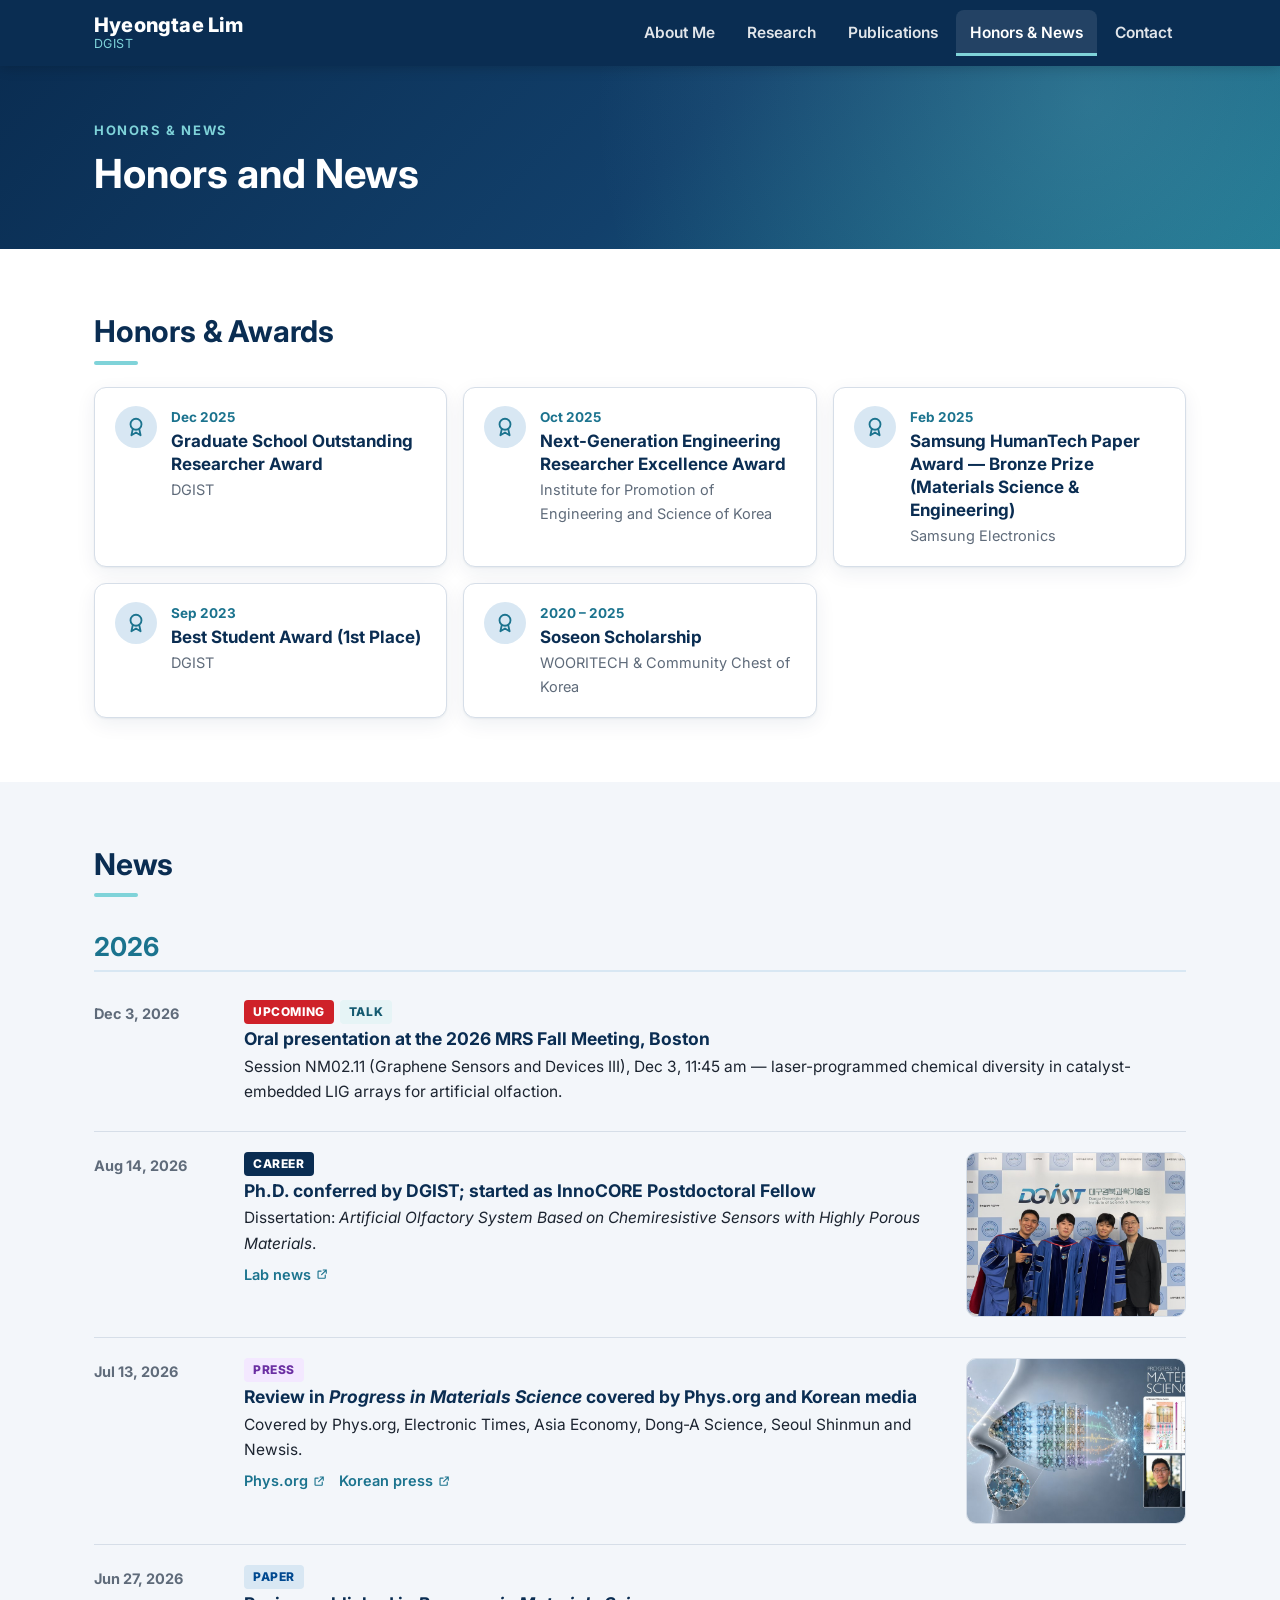
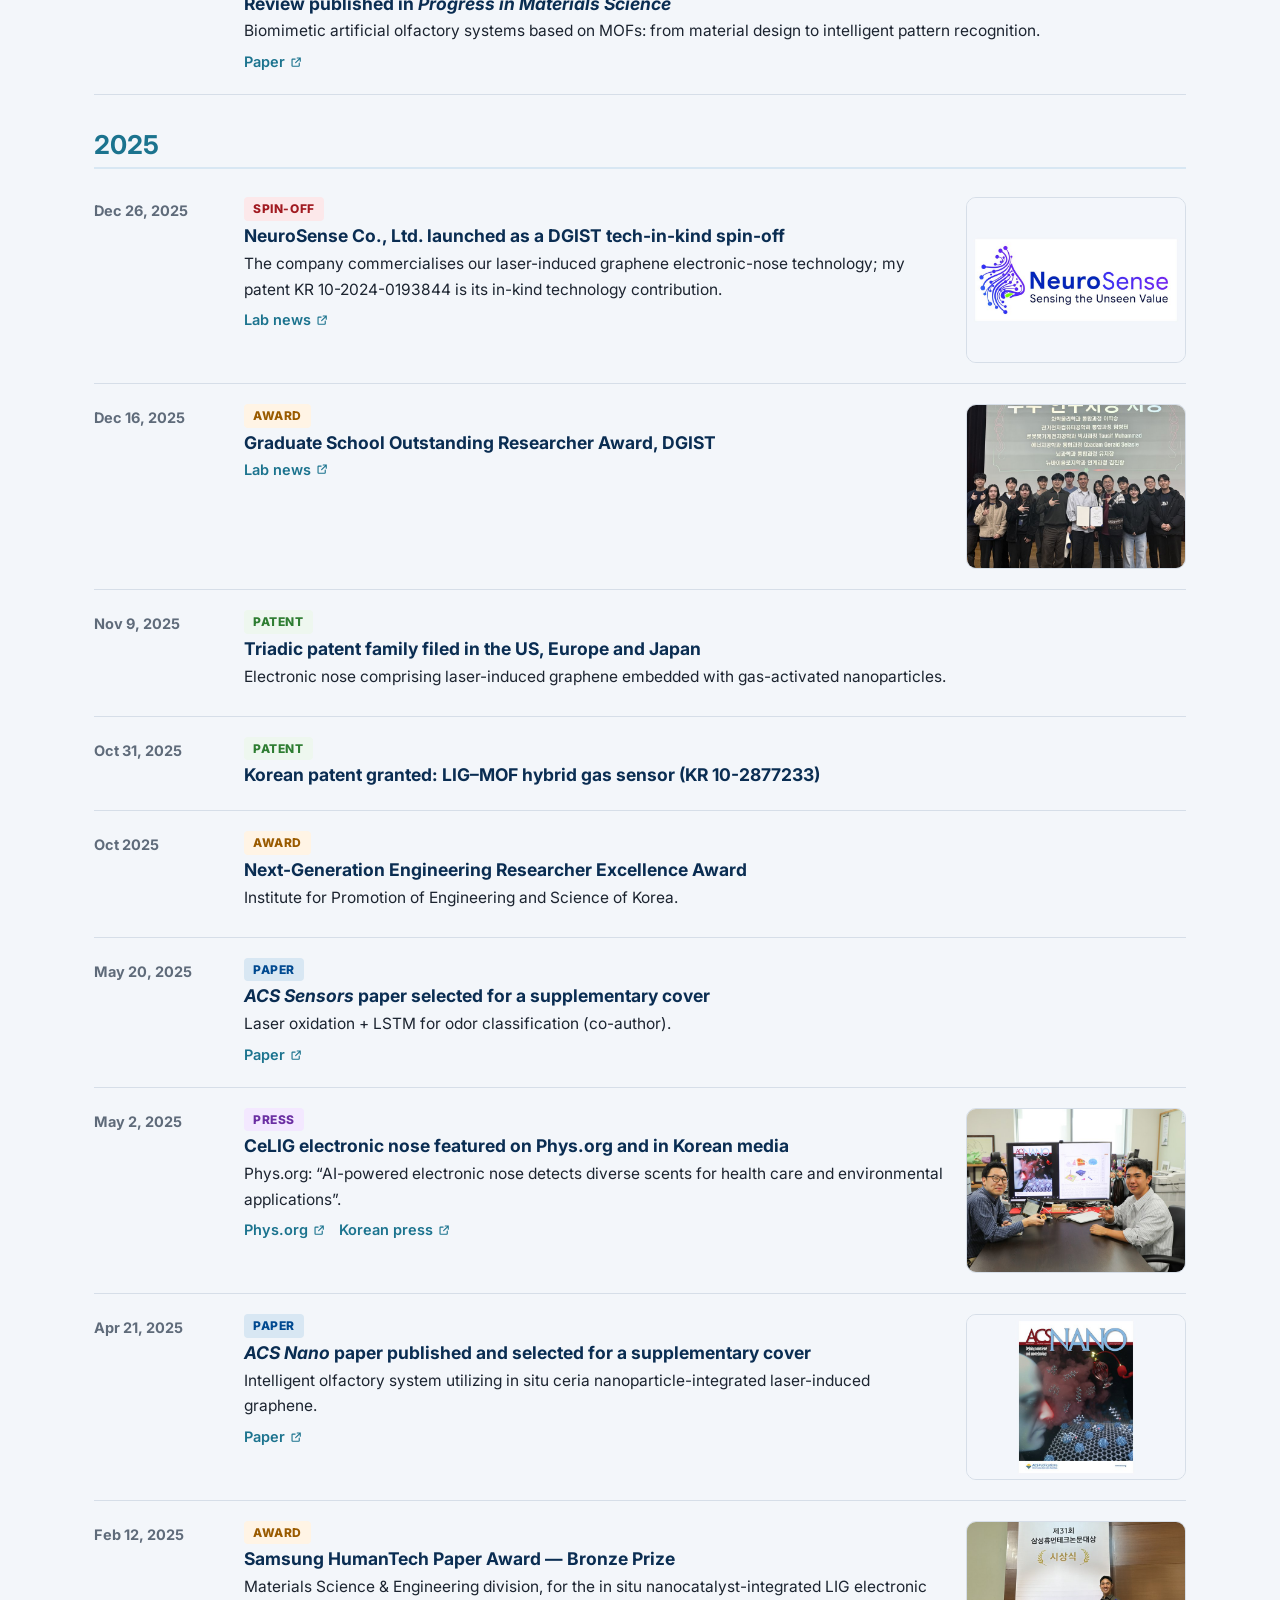
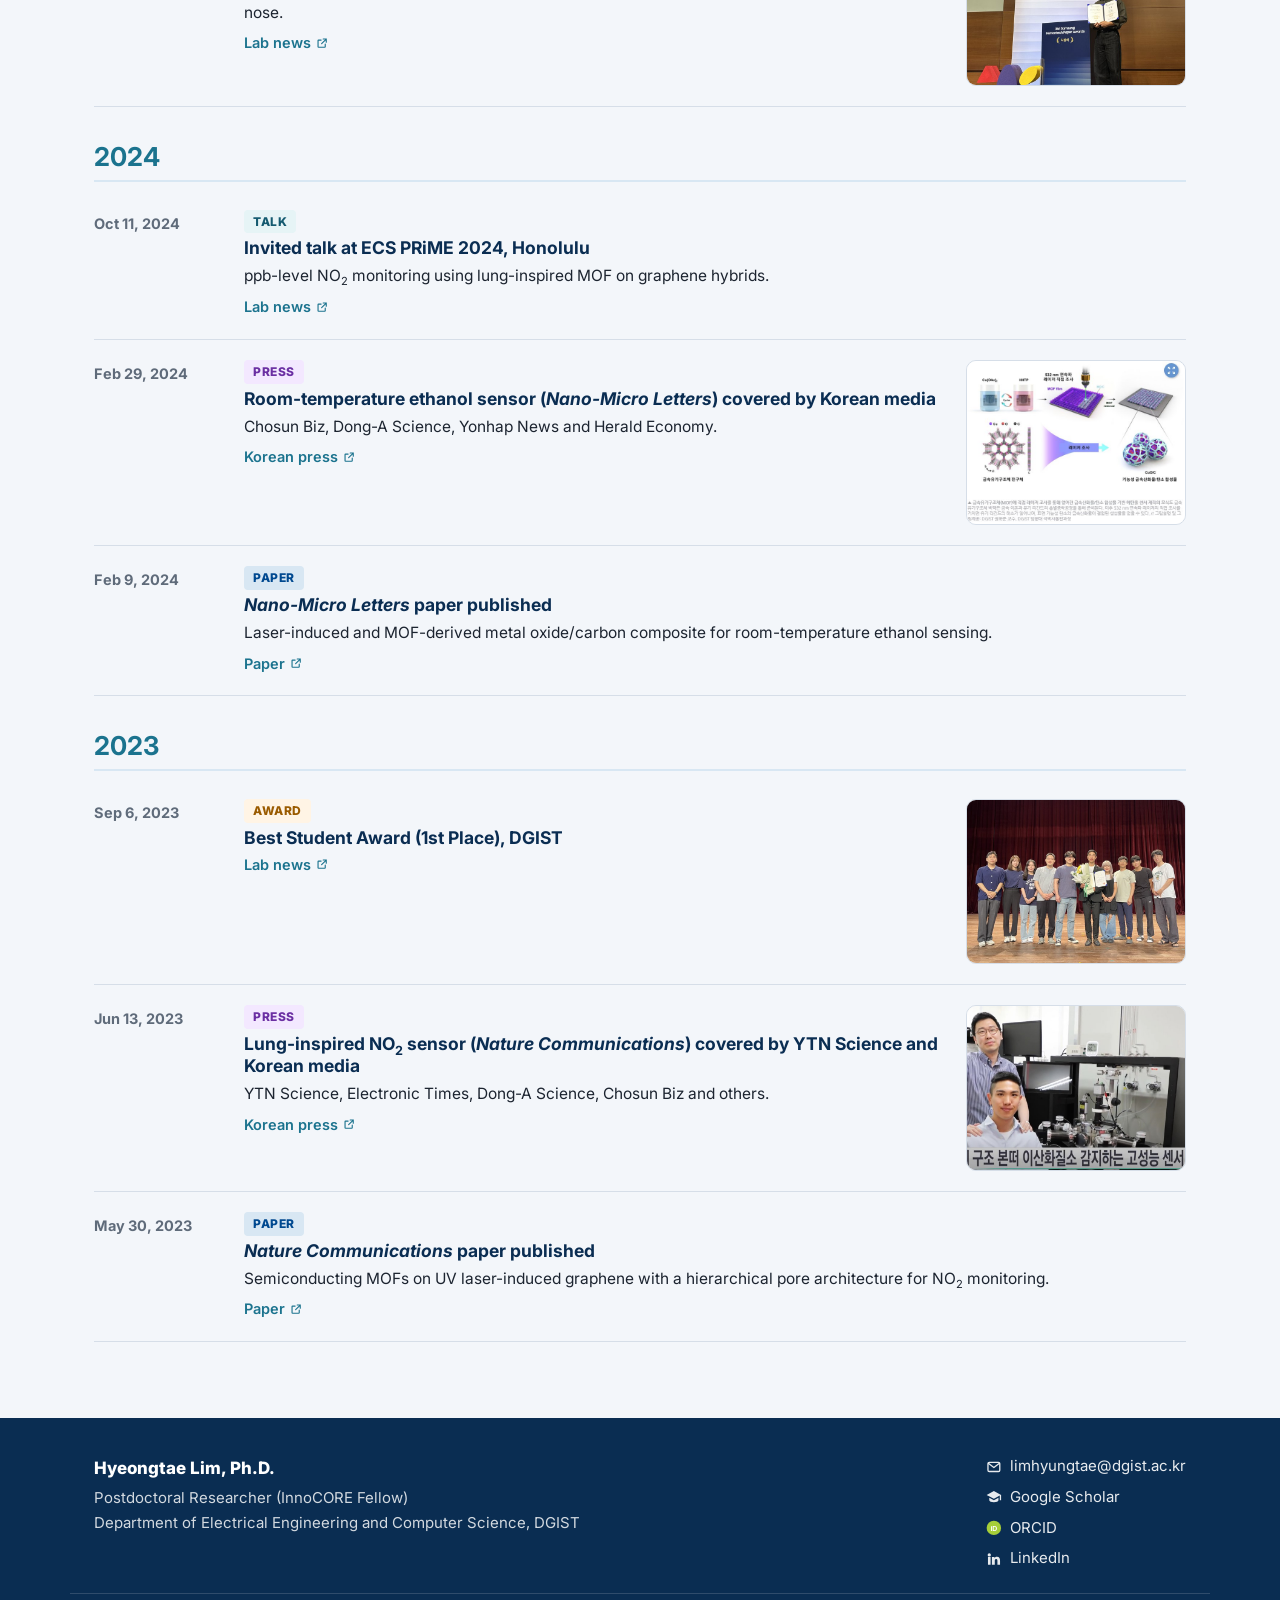
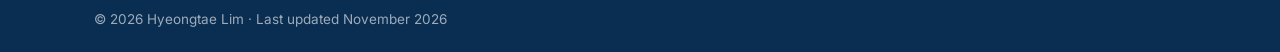
<file: news.html>
<!DOCTYPE html>
<html lang="en">
<head>
<meta charset="utf-8">
<meta name="viewport" content="width=device-width, initial-scale=1">
<title>Hyeongtae Lim | Honors &amp; News</title>
<meta name="description" content="Awards, publications, talks and press coverage of Hyeongtae Lim&#x27;s research.">
<meta name="author" content="Hyeongtae Lim">
<meta property="og:type" content="website">
<meta property="og:title" content="Hyeongtae Lim | Honors &amp; News">
<meta property="og:description" content="Awards, publications, talks and press coverage of Hyeongtae Lim&#x27;s research.">
<meta property="og:image" content="https://limhyeongtae.github.io/assets/img/og.jpg">
<meta property="og:url" content="https://limhyeongtae.github.io/news.html">
<link rel="canonical" href="https://limhyeongtae.github.io/news.html">
<link rel="icon" href="assets/favicon.svg" type="image/svg+xml">
<link rel="preconnect" href="https://fonts.googleapis.com">
<link rel="preconnect" href="https://fonts.gstatic.com" crossorigin>
<link href="https://fonts.googleapis.com/css2?family=Inter:wght@400;500;600;700;800&display=swap" rel="stylesheet">
<link rel="stylesheet" href="assets/css/style.css">
</head>
<body>
<header class="site-header">
  <div class="wrap nav-wrap">
    <a class="brand" href="index.html"><span class="brand-name">Hyeongtae Lim</span><span class="brand-sub">DGIST</span></a>
    <button class="nav-toggle" aria-label="Menu" aria-expanded="false"><span></span><span></span><span></span></button>
    <nav class="main-nav" aria-label="Main"><ul><li><a href="index.html">About Me</a></li><li class="has-sub"><a href="research.html">Research</a><button class="sub-toggle" aria-label="Open Research menu" aria-expanded="false"><span></span></button><ul class="sub"><li><a href="research.html#olfaction">Artificial Olfactory Sensors</a></li><li><a href="research.html#laser">Laser Technology</a></li><li><a href="research.html#mof">Metal–Organic Frameworks (MOFs)</a></li><li><a href="research.html#ai">Deep Learning for Sensor Signals</a></li></ul></li><li class="has-sub"><a href="publications.html">Publications</a><button class="sub-toggle" aria-label="Open Publications menu" aria-expanded="false"><span></span></button><ul class="sub"><li><a href="publications.html">Journal Articles</a></li><li><a href="conferences.html">Conferences</a></li><li><a href="patents.html">Patents</a></li></ul></li><li><a href="news.html" aria-current="page">Honors & News</a></li><li><a href="contact.html">Contact</a></li></ul></nav>
  </div>
</header>
<main>
<section class="page-hero"><div class="wrap"><p class="eyebrow">Honors & News</p><h1>Honors and News</h1></div></section>
<section class="sec">
  <div class="wrap">
    <h2 class="h2">Honors &amp; Awards</h2>
    <ul class="honors"><li><span class="h-ico"><svg viewBox="0 0 24 24" aria-hidden="true" fill="none" stroke="currentColor" stroke-width="2" stroke-linejoin="round"><circle cx="12" cy="9" r="6"/><path d="m8.5 14-1.5 7 5-3 5 3-1.5-7"/></svg></span><div><div class="h-date">Dec 2025</div><div class="h-title">Graduate School Outstanding Researcher Award</div><div class="h-by">DGIST</div></div></li><li><span class="h-ico"><svg viewBox="0 0 24 24" aria-hidden="true" fill="none" stroke="currentColor" stroke-width="2" stroke-linejoin="round"><circle cx="12" cy="9" r="6"/><path d="m8.5 14-1.5 7 5-3 5 3-1.5-7"/></svg></span><div><div class="h-date">Oct 2025</div><div class="h-title">Next-Generation Engineering Researcher Excellence Award</div><div class="h-by">Institute for Promotion of Engineering and Science of Korea</div></div></li><li><span class="h-ico"><svg viewBox="0 0 24 24" aria-hidden="true" fill="none" stroke="currentColor" stroke-width="2" stroke-linejoin="round"><circle cx="12" cy="9" r="6"/><path d="m8.5 14-1.5 7 5-3 5 3-1.5-7"/></svg></span><div><div class="h-date">Feb 2025</div><div class="h-title">Samsung HumanTech Paper Award — Bronze Prize (Materials Science &amp; Engineering)</div><div class="h-by">Samsung Electronics</div></div></li><li><span class="h-ico"><svg viewBox="0 0 24 24" aria-hidden="true" fill="none" stroke="currentColor" stroke-width="2" stroke-linejoin="round"><circle cx="12" cy="9" r="6"/><path d="m8.5 14-1.5 7 5-3 5 3-1.5-7"/></svg></span><div><div class="h-date">Sep 2023</div><div class="h-title">Best Student Award (1st Place)</div><div class="h-by">DGIST</div></div></li><li><span class="h-ico"><svg viewBox="0 0 24 24" aria-hidden="true" fill="none" stroke="currentColor" stroke-width="2" stroke-linejoin="round"><circle cx="12" cy="9" r="6"/><path d="m8.5 14-1.5 7 5-3 5 3-1.5-7"/></svg></span><div><div class="h-date">2020 – 2025</div><div class="h-title">Soseon Scholarship</div><div class="h-by">WOORITECH &amp; Community Chest of Korea</div></div></li></ul>
  </div>
</section>
<section class="sec sec-tint">
  <div class="wrap">
    <h2 class="h2">News</h2>
    <h2 class="year">2026</h2><ul class="news-list"><li class="news">
  <div class="n-date">Dec 3, 2026</div>
  <div class="n-body"><div class="n-tags"><span class="tag t-up">Upcoming</span><span class="tag t-talk">Talk</span></div><h3>Oral presentation at the 2026 MRS Fall Meeting, Boston</h3><p>Session NM02.11 (Graphene Sensors and Devices III), Dec 3, 11:45 am — laser-programmed chemical diversity in catalyst-embedded LIG arrays for artificial olfaction.</p></div>
  
</li><li class="news has-img">
  <div class="n-date">Aug 14, 2026</div>
  <div class="n-body"><div class="n-tags"><span class="tag t-career">Career</span></div><h3>Ph.D. conferred by DGIST; started as InnoCORE Postdoctoral Fellow</h3><p>Dissertation: <em>Artificial Olfactory System Based on Chemiresistive Sensors with Highly Porous Materials</em>.</p><div class="n-links"><a href="https://line.dgist.ac.kr/index.php/sciencex_event/event-commencement-ceremony-2026-fall/" target="_blank" rel="noopener">Lab news<svg viewBox="0 0 24 24" aria-hidden="true" fill="none" stroke="currentColor" stroke-width="2.2" stroke-linecap="round"><path d="M14 4h6v6M20 4l-9 9M18 14v5a1 1 0 0 1-1 1H5a1 1 0 0 1-1-1V7a1 1 0 0 1 1-1h5"/></svg></a></div></div>
  <a class="zoom n-img" href="assets/img/news/commencement.jpg"><img src="assets/img/news/commencement.jpg" alt="" loading="lazy"></a>
</li><li class="news has-img">
  <div class="n-date">Jul 13, 2026</div>
  <div class="n-body"><div class="n-tags"><span class="tag t-press">Press</span></div><h3>Review in <em>Progress in Materials Science</em> covered by Phys.org and Korean media</h3><p>Covered by Phys.org, Electronic Times, Asia Economy, Dong-A Science, Seoul Shinmun and Newsis.</p><div class="n-links"><a href="https://phys.org/news/2026-07-ai-powered-electronic-nose-distinguish.html" target="_blank" rel="noopener">Phys.org<svg viewBox="0 0 24 24" aria-hidden="true" fill="none" stroke="currentColor" stroke-width="2.2" stroke-linecap="round"><path d="M14 4h6v6M20 4l-9 9M18 14v5a1 1 0 0 1-1 1H5a1 1 0 0 1-1-1V7a1 1 0 0 1 1-1h5"/></svg></a><a href="https://line.dgist.ac.kr/index.php/sciencex_event/newspaper-press-for-our-research-achievement-of-progress-in-materials-science/" target="_blank" rel="noopener">Korean press<svg viewBox="0 0 24 24" aria-hidden="true" fill="none" stroke="currentColor" stroke-width="2.2" stroke-linecap="round"><path d="M14 4h6v6M20 4l-9 9M18 14v5a1 1 0 0 1-1 1H5a1 1 0 0 1-1-1V7a1 1 0 0 1 1-1h5"/></svg></a></div></div>
  <a class="zoom n-img" href="assets/img/news/pms_art.jpg"><img src="assets/img/news/pms_art.jpg" alt="" loading="lazy"></a>
</li><li class="news">
  <div class="n-date">Jun 27, 2026</div>
  <div class="n-body"><div class="n-tags"><span class="tag t-paper">Paper</span></div><h3>Review published in <em>Progress in Materials Science</em></h3><p>Biomimetic artificial olfactory systems based on MOFs: from material design to intelligent pattern recognition.</p><div class="n-links"><a href="https://doi.org/10.1016/j.pmatsci.2026.101770" target="_blank" rel="noopener">Paper<svg viewBox="0 0 24 24" aria-hidden="true" fill="none" stroke="currentColor" stroke-width="2.2" stroke-linecap="round"><path d="M14 4h6v6M20 4l-9 9M18 14v5a1 1 0 0 1-1 1H5a1 1 0 0 1-1-1V7a1 1 0 0 1 1-1h5"/></svg></a></div></div>
  
</li></ul><h2 class="year">2025</h2><ul class="news-list"><li class="news has-img">
  <div class="n-date">Dec 26, 2025</div>
  <div class="n-body"><div class="n-tags"><span class="tag t-spin">Spin-off</span></div><h3>NeuroSense Co., Ltd. launched as a DGIST tech-in-kind spin-off</h3><p>The company commercialises our laser-induced graphene electronic-nose technology; my patent KR 10-2024-0193844 is its in-kind technology contribution.</p><div class="n-links"><a href="https://line.dgist.ac.kr/index.php/sciencex_event/business-neurosense-co-ltd-tech-in-kind-spin-off-company/" target="_blank" rel="noopener">Lab news<svg viewBox="0 0 24 24" aria-hidden="true" fill="none" stroke="currentColor" stroke-width="2.2" stroke-linecap="round"><path d="M14 4h6v6M20 4l-9 9M18 14v5a1 1 0 0 1-1 1H5a1 1 0 0 1-1-1V7a1 1 0 0 1 1-1h5"/></svg></a></div></div>
  <a class="zoom n-img" href="assets/img/news/neurosense.jpg"><img src="assets/img/news/neurosense.jpg" alt="" loading="lazy"></a>
</li><li class="news has-img">
  <div class="n-date">Dec 16, 2025</div>
  <div class="n-body"><div class="n-tags"><span class="tag t-award">Award</span></div><h3>Graduate School Outstanding Researcher Award, DGIST</h3><div class="n-links"><a href="https://line.dgist.ac.kr/index.php/sciencex_event/award-congratulations-on-receiving-the-graduate-school-outstanding-researcher-awards-hyeongtae-lim-integrated-ph-d-student/" target="_blank" rel="noopener">Lab news<svg viewBox="0 0 24 24" aria-hidden="true" fill="none" stroke="currentColor" stroke-width="2.2" stroke-linecap="round"><path d="M14 4h6v6M20 4l-9 9M18 14v5a1 1 0 0 1-1 1H5a1 1 0 0 1-1-1V7a1 1 0 0 1 1-1h5"/></svg></a></div></div>
  <a class="zoom n-img" href="assets/img/news/outstanding.jpg"><img src="assets/img/news/outstanding.jpg" alt="" loading="lazy"></a>
</li><li class="news">
  <div class="n-date">Nov 9, 2025</div>
  <div class="n-body"><div class="n-tags"><span class="tag t-patent">Patent</span></div><h3>Triadic patent family filed in the US, Europe and Japan</h3><p>Electronic nose comprising laser-induced graphene embedded with gas-activated nanoparticles.</p></div>
  
</li><li class="news">
  <div class="n-date">Oct 31, 2025</div>
  <div class="n-body"><div class="n-tags"><span class="tag t-patent">Patent</span></div><h3>Korean patent granted: LIG–MOF hybrid gas sensor (KR 10-2877233)</h3></div>
  
</li><li class="news">
  <div class="n-date">Oct 2025</div>
  <div class="n-body"><div class="n-tags"><span class="tag t-award">Award</span></div><h3>Next-Generation Engineering Researcher Excellence Award</h3><p>Institute for Promotion of Engineering and Science of Korea.</p></div>
  
</li><li class="news">
  <div class="n-date">May 20, 2025</div>
  <div class="n-body"><div class="n-tags"><span class="tag t-paper">Paper</span></div><h3><em>ACS Sensors</em> paper selected for a supplementary cover</h3><p>Laser oxidation + LSTM for odor classification (co-author).</p><div class="n-links"><a href="https://doi.org/10.1021/acssensors.5c00152" target="_blank" rel="noopener">Paper<svg viewBox="0 0 24 24" aria-hidden="true" fill="none" stroke="currentColor" stroke-width="2.2" stroke-linecap="round"><path d="M14 4h6v6M20 4l-9 9M18 14v5a1 1 0 0 1-1 1H5a1 1 0 0 1-1-1V7a1 1 0 0 1 1-1h5"/></svg></a></div></div>
  
</li><li class="news has-img">
  <div class="n-date">May 2, 2025</div>
  <div class="n-body"><div class="n-tags"><span class="tag t-press">Press</span></div><h3>CeLIG electronic nose featured on Phys.org and in Korean media</h3><p>Phys.org: “AI-powered electronic nose detects diverse scents for health care and environmental applications”.</p><div class="n-links"><a href="https://phys.org/news/2025-05-ai-powered-electronic-nose-diverse.html" target="_blank" rel="noopener">Phys.org<svg viewBox="0 0 24 24" aria-hidden="true" fill="none" stroke="currentColor" stroke-width="2.2" stroke-linecap="round"><path d="M14 4h6v6M20 4l-9 9M18 14v5a1 1 0 0 1-1 1H5a1 1 0 0 1-1-1V7a1 1 0 0 1 1-1h5"/></svg></a><a href="https://line.dgist.ac.kr/index.php/sciencex_event/newspaper-press-for-our-research-achievement-of-acs-nano-digital-olfactory-platform/" target="_blank" rel="noopener">Korean press<svg viewBox="0 0 24 24" aria-hidden="true" fill="none" stroke="currentColor" stroke-width="2.2" stroke-linecap="round"><path d="M14 4h6v6M20 4l-9 9M18 14v5a1 1 0 0 1-1 1H5a1 1 0 0 1-1-1V7a1 1 0 0 1 1-1h5"/></svg></a></div></div>
  <a class="zoom n-img" href="assets/img/news/acsnano_lab.jpg"><img src="assets/img/news/acsnano_lab.jpg" alt="" loading="lazy"></a>
</li><li class="news has-img">
  <div class="n-date">Apr 21, 2025</div>
  <div class="n-body"><div class="n-tags"><span class="tag t-paper">Paper</span></div><h3><em>ACS Nano</em> paper published and selected for a supplementary cover</h3><p>Intelligent olfactory system utilizing in situ ceria nanoparticle-integrated laser-induced graphene.</p><div class="n-links"><a href="https://doi.org/10.1021/acsnano.5c03601" target="_blank" rel="noopener">Paper<svg viewBox="0 0 24 24" aria-hidden="true" fill="none" stroke="currentColor" stroke-width="2.2" stroke-linecap="round"><path d="M14 4h6v6M20 4l-9 9M18 14v5a1 1 0 0 1-1 1H5a1 1 0 0 1-1-1V7a1 1 0 0 1 1-1h5"/></svg></a></div></div>
  <a class="zoom n-img" href="assets/img/news/acsnano_cover.jpg"><img src="assets/img/news/acsnano_cover.jpg" alt="" loading="lazy"></a>
</li><li class="news has-img">
  <div class="n-date">Feb 12, 2025</div>
  <div class="n-body"><div class="n-tags"><span class="tag t-award">Award</span></div><h3>Samsung HumanTech Paper Award — Bronze Prize</h3><p>Materials Science &amp; Engineering division, for the in situ nanocatalyst-integrated LIG electronic nose.</p><div class="n-links"><a href="https://line.dgist.ac.kr/index.php/sciencex_event/award-congratulations-on-receiving-the-samsung-humantech-paper-awards-hyeongtae-lim-integrated-ph-d-student/" target="_blank" rel="noopener">Lab news<svg viewBox="0 0 24 24" aria-hidden="true" fill="none" stroke="currentColor" stroke-width="2.2" stroke-linecap="round"><path d="M14 4h6v6M20 4l-9 9M18 14v5a1 1 0 0 1-1 1H5a1 1 0 0 1-1-1V7a1 1 0 0 1 1-1h5"/></svg></a></div></div>
  <a class="zoom n-img" href="assets/img/news/humantech.jpg"><img src="assets/img/news/humantech.jpg" alt="" loading="lazy"></a>
</li></ul><h2 class="year">2024</h2><ul class="news-list"><li class="news">
  <div class="n-date">Oct 11, 2024</div>
  <div class="n-body"><div class="n-tags"><span class="tag t-talk">Talk</span></div><h3>Invited talk at ECS PRiME 2024, Honolulu</h3><p>ppb-level NO<sub>2</sub> monitoring using lung-inspired MOF on graphene hybrids.</p><div class="n-links"><a href="https://line.dgist.ac.kr/index.php/sciencex_event/conference-ecs-prime-2024-presentation/" target="_blank" rel="noopener">Lab news<svg viewBox="0 0 24 24" aria-hidden="true" fill="none" stroke="currentColor" stroke-width="2.2" stroke-linecap="round"><path d="M14 4h6v6M20 4l-9 9M18 14v5a1 1 0 0 1-1 1H5a1 1 0 0 1-1-1V7a1 1 0 0 1 1-1h5"/></svg></a></div></div>
  
</li><li class="news has-img">
  <div class="n-date">Feb 29, 2024</div>
  <div class="n-body"><div class="n-tags"><span class="tag t-press">Press</span></div><h3>Room-temperature ethanol sensor (<em>Nano-Micro Letters</em>) covered by Korean media</h3><p>Chosun Biz, Dong-A Science, Yonhap News and Herald Economy.</p><div class="n-links"><a href="https://line.dgist.ac.kr/index.php/sciencex_event/newspaper-press-for-our-research-achievement-of-nano-micro-letters/" target="_blank" rel="noopener">Korean press<svg viewBox="0 0 24 24" aria-hidden="true" fill="none" stroke="currentColor" stroke-width="2.2" stroke-linecap="round"><path d="M14 4h6v6M20 4l-9 9M18 14v5a1 1 0 0 1-1 1H5a1 1 0 0 1-1-1V7a1 1 0 0 1 1-1h5"/></svg></a></div></div>
  <a class="zoom n-img" href="assets/img/news/nml.jpg"><img src="assets/img/news/nml.jpg" alt="" loading="lazy"></a>
</li><li class="news">
  <div class="n-date">Feb 9, 2024</div>
  <div class="n-body"><div class="n-tags"><span class="tag t-paper">Paper</span></div><h3><em>Nano-Micro Letters</em> paper published</h3><p>Laser-induced and MOF-derived metal oxide/carbon composite for room-temperature ethanol sensing.</p><div class="n-links"><a href="https://doi.org/10.1007/s40820-024-01332-5" target="_blank" rel="noopener">Paper<svg viewBox="0 0 24 24" aria-hidden="true" fill="none" stroke="currentColor" stroke-width="2.2" stroke-linecap="round"><path d="M14 4h6v6M20 4l-9 9M18 14v5a1 1 0 0 1-1 1H5a1 1 0 0 1-1-1V7a1 1 0 0 1 1-1h5"/></svg></a></div></div>
  
</li></ul><h2 class="year">2023</h2><ul class="news-list"><li class="news has-img">
  <div class="n-date">Sep 6, 2023</div>
  <div class="n-body"><div class="n-tags"><span class="tag t-award">Award</span></div><h3>Best Student Award (1st Place), DGIST</h3><div class="n-links"><a href="https://line.dgist.ac.kr/index.php/sciencex_event/award-congratulations-on-receiving-the-excellent-research-award-hyeongtae-lim-integrated-ph-d-student/" target="_blank" rel="noopener">Lab news<svg viewBox="0 0 24 24" aria-hidden="true" fill="none" stroke="currentColor" stroke-width="2.2" stroke-linecap="round"><path d="M14 4h6v6M20 4l-9 9M18 14v5a1 1 0 0 1-1 1H5a1 1 0 0 1-1-1V7a1 1 0 0 1 1-1h5"/></svg></a></div></div>
  <a class="zoom n-img" href="assets/img/news/beststudent.jpg"><img src="assets/img/news/beststudent.jpg" alt="" loading="lazy"></a>
</li><li class="news has-img">
  <div class="n-date">Jun 13, 2023</div>
  <div class="n-body"><div class="n-tags"><span class="tag t-press">Press</span></div><h3>Lung-inspired NO<sub>2</sub> sensor (<em>Nature Communications</em>) covered by YTN Science and Korean media</h3><p>YTN Science, Electronic Times, Dong-A Science, Chosun Biz and others.</p><div class="n-links"><a href="https://line.dgist.ac.kr/index.php/sciencex_event/newspaper-press-for-our-research-achievement-of-nature-communications/" target="_blank" rel="noopener">Korean press<svg viewBox="0 0 24 24" aria-hidden="true" fill="none" stroke="currentColor" stroke-width="2.2" stroke-linecap="round"><path d="M14 4h6v6M20 4l-9 9M18 14v5a1 1 0 0 1-1 1H5a1 1 0 0 1-1-1V7a1 1 0 0 1 1-1h5"/></svg></a></div></div>
  <a class="zoom n-img" href="assets/img/news/nc_ytn.jpg"><img src="assets/img/news/nc_ytn.jpg" alt="" loading="lazy"></a>
</li><li class="news">
  <div class="n-date">May 30, 2023</div>
  <div class="n-body"><div class="n-tags"><span class="tag t-paper">Paper</span></div><h3><em>Nature Communications</em> paper published</h3><p>Semiconducting MOFs on UV laser-induced graphene with a hierarchical pore architecture for NO<sub>2</sub> monitoring.</p><div class="n-links"><a href="https://doi.org/10.1038/s41467-023-38918-3" target="_blank" rel="noopener">Paper<svg viewBox="0 0 24 24" aria-hidden="true" fill="none" stroke="currentColor" stroke-width="2.2" stroke-linecap="round"><path d="M14 4h6v6M20 4l-9 9M18 14v5a1 1 0 0 1-1 1H5a1 1 0 0 1-1-1V7a1 1 0 0 1 1-1h5"/></svg></a></div></div>
  
</li></ul>
  </div>
</section>
</main>
<footer class="site-footer">
  <div class="wrap foot">
    <div>
      <div class="foot-name">Hyeongtae Lim, Ph.D.</div>
      <div>Postdoctoral Researcher (InnoCORE Fellow)<br>Department of Electrical Engineering and Computer Science, DGIST</div>
    </div>
    <div class="foot-links">
      <a href="mailto:limhyungtae@dgist.ac.kr"><svg viewBox="0 0 24 24" aria-hidden="true" fill="none" stroke="currentColor" stroke-width="2" stroke-linejoin="round"><rect x="3" y="5" width="18" height="14" rx="2"/><path d="m3.5 6.5 8.5 6.5 8.5-6.5"/></svg><span>limhyungtae@dgist.ac.kr</span></a>
      <a href="https://scholar.google.com/citations?user=sMn53iEAAAAJ" target="_blank" rel="noopener"><svg viewBox="0 0 24 24" aria-hidden="true"><path d="M12 3 1 9l11 6 9-4.91V17h2V9L12 3z"/><path d="M5 13.18v3.82c0 1.66 3.13 3 7 3s7-1.34 7-3v-3.82L12 17l-7-3.82z"/></svg><span>Google Scholar</span></a>
      <a href="https://orcid.org/0000-0001-6417-3312" target="_blank" rel="noopener"><svg viewBox="0 0 24 24" aria-hidden="true"><circle cx="12" cy="12" r="11" fill="#A6CE39"/><text x="12" y="16.2" text-anchor="middle" font-size="10.5" font-weight="700" font-family="Arial, sans-serif" fill="#fff">iD</text></svg><span>ORCID</span></a>
      <a href="https://www.linkedin.com/in/hyeongtaelim" target="_blank" rel="noopener"><svg viewBox="0 0 24 24" aria-hidden="true"><path d="M4.98 3.5a2.5 2.5 0 1 1 0 5 2.5 2.5 0 0 1 0-5zM3 9h4v12H3V9zm6 0h3.8v1.7h.05c.53-1 1.83-2.05 3.77-2.05 4.03 0 4.78 2.65 4.78 6.1V21h-4v-5.6c0-1.34-.03-3.06-1.86-3.06-1.87 0-2.15 1.46-2.15 2.96V21H9V9z"/></svg><span>LinkedIn</span></a>
    </div>
  </div>
  <div class="wrap foot-note">© 2026 Hyeongtae Lim · Last updated November 2026</div>
</footer>
<div class="lightbox" hidden><button class="lb-close" aria-label="Close">×</button><img alt=""></div>
<script src="assets/js/main.js"></script>
</body>
</html>
</file>
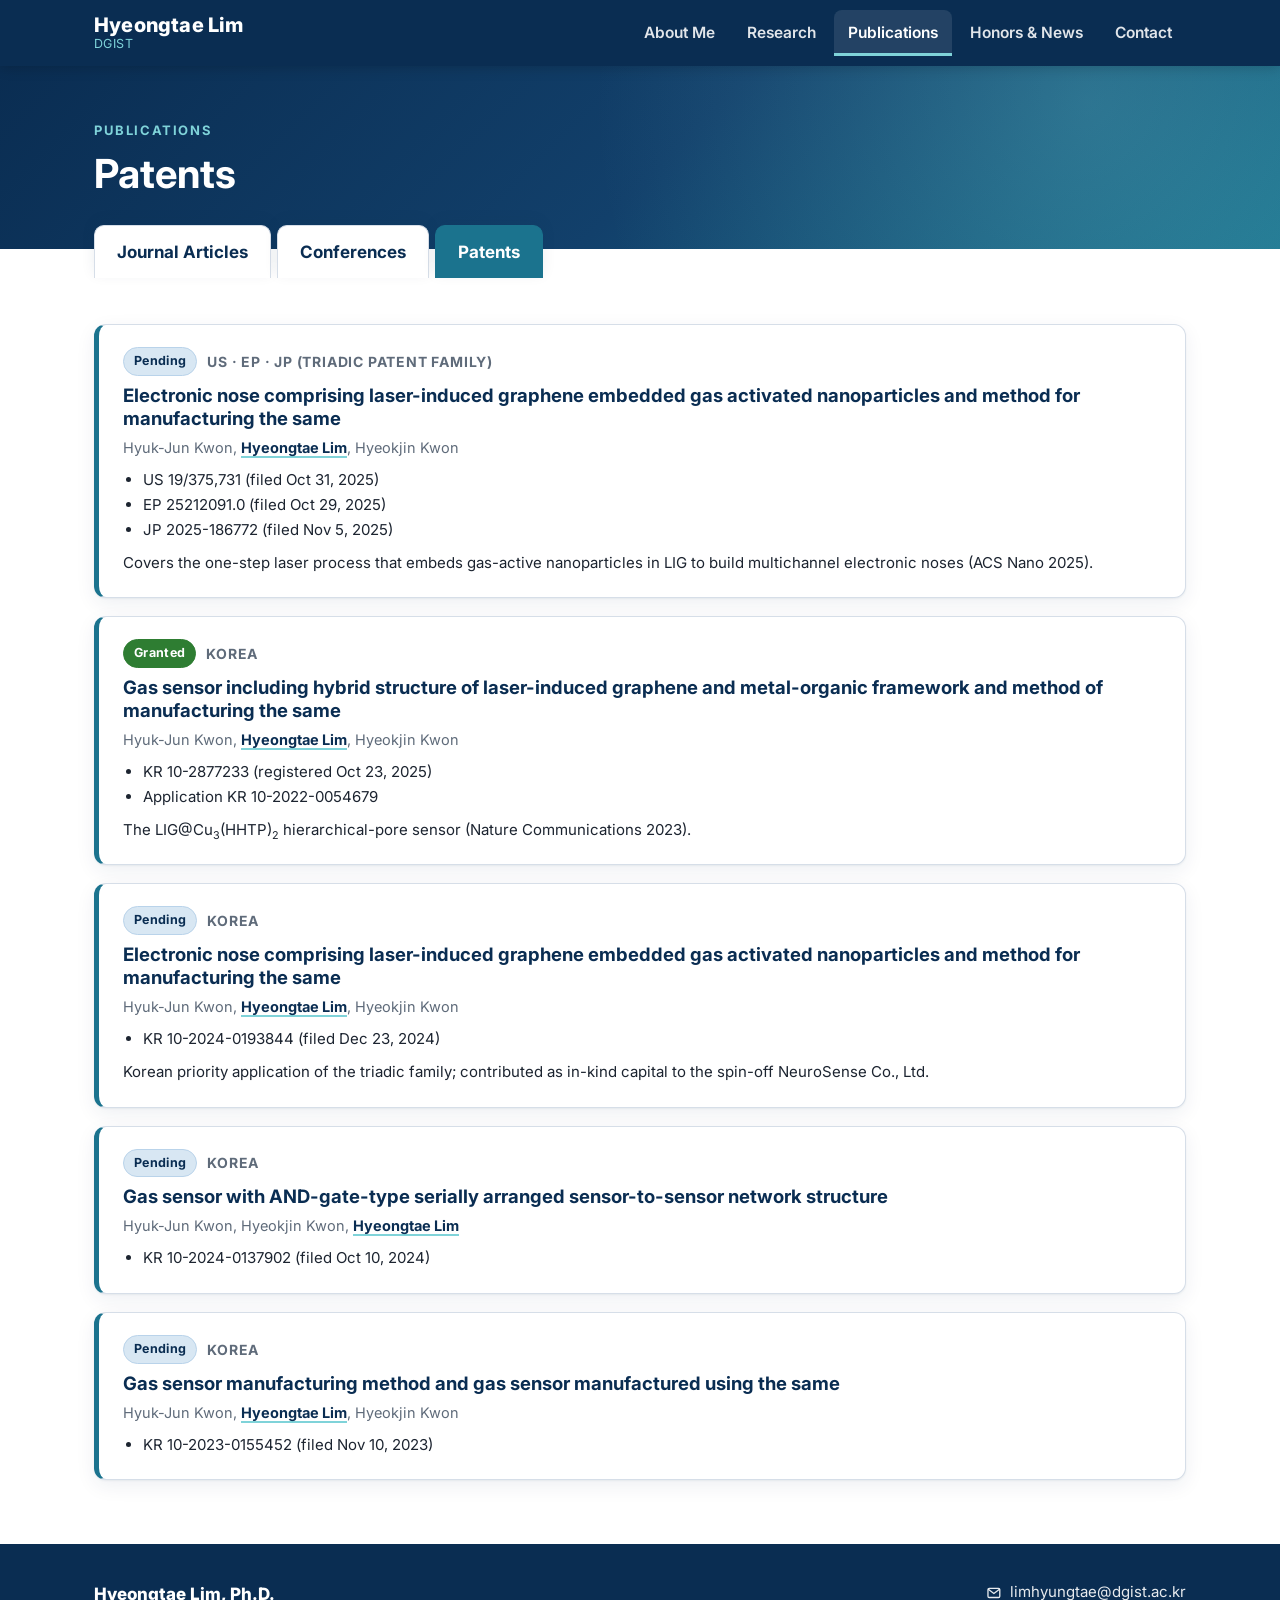
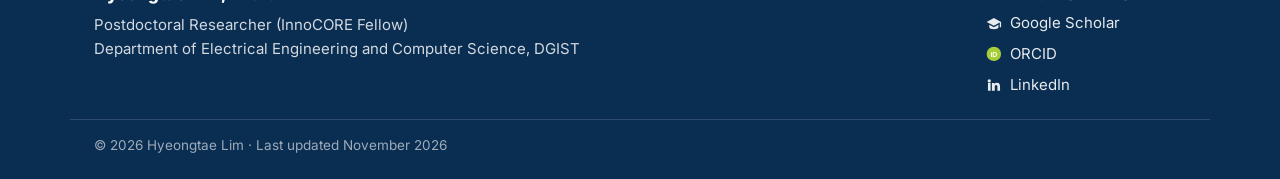
<file: patents.html>
<!DOCTYPE html>
<html lang="en">
<head>
<meta charset="utf-8">
<meta name="viewport" content="width=device-width, initial-scale=1">
<title>Hyeongtae Lim | Patents</title>
<meta name="description" content="Patents by Hyeongtae Lim on laser-induced graphene and MOF gas sensors.">
<meta name="author" content="Hyeongtae Lim">
<meta property="og:type" content="website">
<meta property="og:title" content="Hyeongtae Lim | Patents">
<meta property="og:description" content="Patents by Hyeongtae Lim on laser-induced graphene and MOF gas sensors.">
<meta property="og:image" content="https://limhyeongtae.github.io/assets/img/og.jpg">
<meta property="og:url" content="https://limhyeongtae.github.io/patents.html">
<link rel="canonical" href="https://limhyeongtae.github.io/patents.html">
<link rel="icon" href="assets/favicon.svg" type="image/svg+xml">
<link rel="preconnect" href="https://fonts.googleapis.com">
<link rel="preconnect" href="https://fonts.gstatic.com" crossorigin>
<link href="https://fonts.googleapis.com/css2?family=Inter:wght@400;500;600;700;800&display=swap" rel="stylesheet">
<link rel="stylesheet" href="assets/css/style.css">
</head>
<body>
<header class="site-header">
  <div class="wrap nav-wrap">
    <a class="brand" href="index.html"><span class="brand-name">Hyeongtae Lim</span><span class="brand-sub">DGIST</span></a>
    <button class="nav-toggle" aria-label="Menu" aria-expanded="false"><span></span><span></span><span></span></button>
    <nav class="main-nav" aria-label="Main"><ul><li><a href="index.html">About Me</a></li><li class="has-sub"><a href="research.html">Research</a><button class="sub-toggle" aria-label="Open Research menu" aria-expanded="false"><span></span></button><ul class="sub"><li><a href="research.html#olfaction">Artificial Olfactory Sensors</a></li><li><a href="research.html#laser">Laser Technology</a></li><li><a href="research.html#mof">Metal–Organic Frameworks (MOFs)</a></li><li><a href="research.html#ai">Deep Learning for Sensor Signals</a></li></ul></li><li class="has-sub"><a href="publications.html" aria-current="page">Publications</a><button class="sub-toggle" aria-label="Open Publications menu" aria-expanded="false"><span></span></button><ul class="sub"><li><a href="publications.html">Journal Articles</a></li><li><a href="conferences.html">Conferences</a></li><li><a href="patents.html">Patents</a></li></ul></li><li><a href="news.html">Honors & News</a></li><li><a href="contact.html">Contact</a></li></ul></nav>
  </div>
</header>
<main>
<section class="page-hero"><div class="wrap"><p class="eyebrow">Publications</p><h1>Patents</h1></div></section>
<div class="tabs wrap"><a href="publications.html">Journal Articles</a><a href="conferences.html">Conferences</a><a href="patents.html" class="on" aria-current="page">Patents</a></div>
<section class="sec pt0"><div class="wrap"><div class="patents"><article class="patent">
  <div class="pt-head"><span class="badge b-pending">Pending</span><span class="pt-where">US · EP · JP (triadic patent family)</span></div>
  <h3>Electronic nose comprising laser-induced graphene embedded gas activated nanoparticles and method for manufacturing the same</h3>
  <div class="pt-inv">Hyuk-Jun Kwon, <span class="me">Hyeongtae Lim</span>, Hyeokjin Kwon</div>
  <ul class="pt-nums"><li>US 19/375,731 (filed Oct 31, 2025)</li><li>EP 25212091.0 (filed Oct 29, 2025)</li><li>JP 2025-186772 (filed Nov 5, 2025)</li></ul>
  <p class="pt-note">Covers the one-step laser process that embeds gas-active nanoparticles in LIG to build multichannel electronic noses (ACS Nano 2025).</p>
</article><article class="patent">
  <div class="pt-head"><span class="badge b-granted">Granted</span><span class="pt-where">Korea</span></div>
  <h3>Gas sensor including hybrid structure of laser-induced graphene and metal-organic framework and method of manufacturing the same</h3>
  <div class="pt-inv">Hyuk-Jun Kwon, <span class="me">Hyeongtae Lim</span>, Hyeokjin Kwon</div>
  <ul class="pt-nums"><li>KR 10-2877233 (registered Oct 23, 2025)</li><li>Application KR 10-2022-0054679</li></ul>
  <p class="pt-note">The LIG@Cu<sub>3</sub>(HHTP)<sub>2</sub> hierarchical-pore sensor (Nature Communications 2023).</p>
</article><article class="patent">
  <div class="pt-head"><span class="badge b-pending">Pending</span><span class="pt-where">Korea</span></div>
  <h3>Electronic nose comprising laser-induced graphene embedded gas activated nanoparticles and method for manufacturing the same</h3>
  <div class="pt-inv">Hyuk-Jun Kwon, <span class="me">Hyeongtae Lim</span>, Hyeokjin Kwon</div>
  <ul class="pt-nums"><li>KR 10-2024-0193844 (filed Dec 23, 2024)</li></ul>
  <p class="pt-note">Korean priority application of the triadic family; contributed as in-kind capital to the spin-off NeuroSense Co., Ltd.</p>
</article><article class="patent">
  <div class="pt-head"><span class="badge b-pending">Pending</span><span class="pt-where">Korea</span></div>
  <h3>Gas sensor with AND-gate-type serially arranged sensor-to-sensor network structure</h3>
  <div class="pt-inv">Hyuk-Jun Kwon, Hyeokjin Kwon, <span class="me">Hyeongtae Lim</span></div>
  <ul class="pt-nums"><li>KR 10-2024-0137902 (filed Oct 10, 2024)</li></ul>
  
</article><article class="patent">
  <div class="pt-head"><span class="badge b-pending">Pending</span><span class="pt-where">Korea</span></div>
  <h3>Gas sensor manufacturing method and gas sensor manufactured using the same</h3>
  <div class="pt-inv">Hyuk-Jun Kwon, <span class="me">Hyeongtae Lim</span>, Hyeokjin Kwon</div>
  <ul class="pt-nums"><li>KR 10-2023-0155452 (filed Nov 10, 2023)</li></ul>
  
</article></div></div></section>
</main>
<footer class="site-footer">
  <div class="wrap foot">
    <div>
      <div class="foot-name">Hyeongtae Lim, Ph.D.</div>
      <div>Postdoctoral Researcher (InnoCORE Fellow)<br>Department of Electrical Engineering and Computer Science, DGIST</div>
    </div>
    <div class="foot-links">
      <a href="mailto:limhyungtae@dgist.ac.kr"><svg viewBox="0 0 24 24" aria-hidden="true" fill="none" stroke="currentColor" stroke-width="2" stroke-linejoin="round"><rect x="3" y="5" width="18" height="14" rx="2"/><path d="m3.5 6.5 8.5 6.5 8.5-6.5"/></svg><span>limhyungtae@dgist.ac.kr</span></a>
      <a href="https://scholar.google.com/citations?user=sMn53iEAAAAJ" target="_blank" rel="noopener"><svg viewBox="0 0 24 24" aria-hidden="true"><path d="M12 3 1 9l11 6 9-4.91V17h2V9L12 3z"/><path d="M5 13.18v3.82c0 1.66 3.13 3 7 3s7-1.34 7-3v-3.82L12 17l-7-3.82z"/></svg><span>Google Scholar</span></a>
      <a href="https://orcid.org/0000-0001-6417-3312" target="_blank" rel="noopener"><svg viewBox="0 0 24 24" aria-hidden="true"><circle cx="12" cy="12" r="11" fill="#A6CE39"/><text x="12" y="16.2" text-anchor="middle" font-size="10.5" font-weight="700" font-family="Arial, sans-serif" fill="#fff">iD</text></svg><span>ORCID</span></a>
      <a href="https://www.linkedin.com/in/hyeongtaelim" target="_blank" rel="noopener"><svg viewBox="0 0 24 24" aria-hidden="true"><path d="M4.98 3.5a2.5 2.5 0 1 1 0 5 2.5 2.5 0 0 1 0-5zM3 9h4v12H3V9zm6 0h3.8v1.7h.05c.53-1 1.83-2.05 3.77-2.05 4.03 0 4.78 2.65 4.78 6.1V21h-4v-5.6c0-1.34-.03-3.06-1.86-3.06-1.87 0-2.15 1.46-2.15 2.96V21H9V9z"/></svg><span>LinkedIn</span></a>
    </div>
  </div>
  <div class="wrap foot-note">© 2026 Hyeongtae Lim · Last updated November 2026</div>
</footer>
<div class="lightbox" hidden><button class="lb-close" aria-label="Close">×</button><img alt=""></div>
<script src="assets/js/main.js"></script>
</body>
</html>
</file>
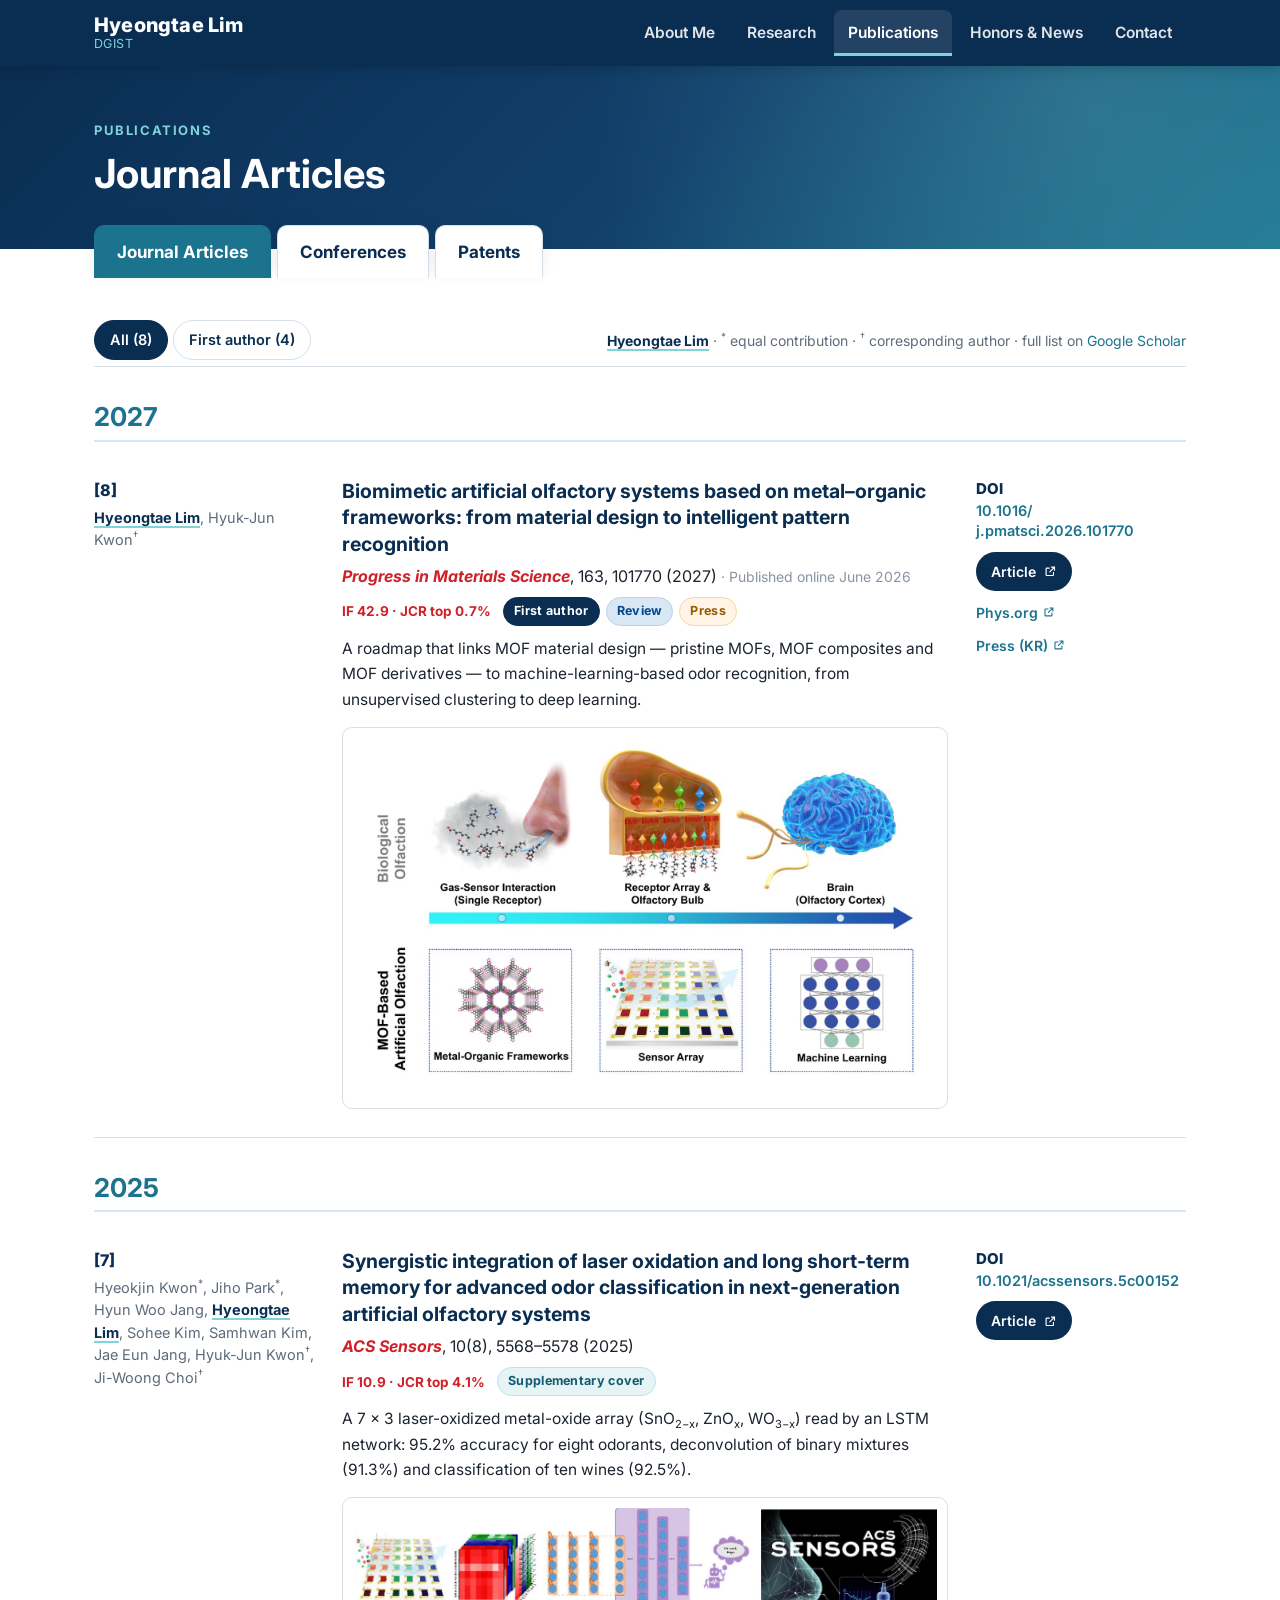
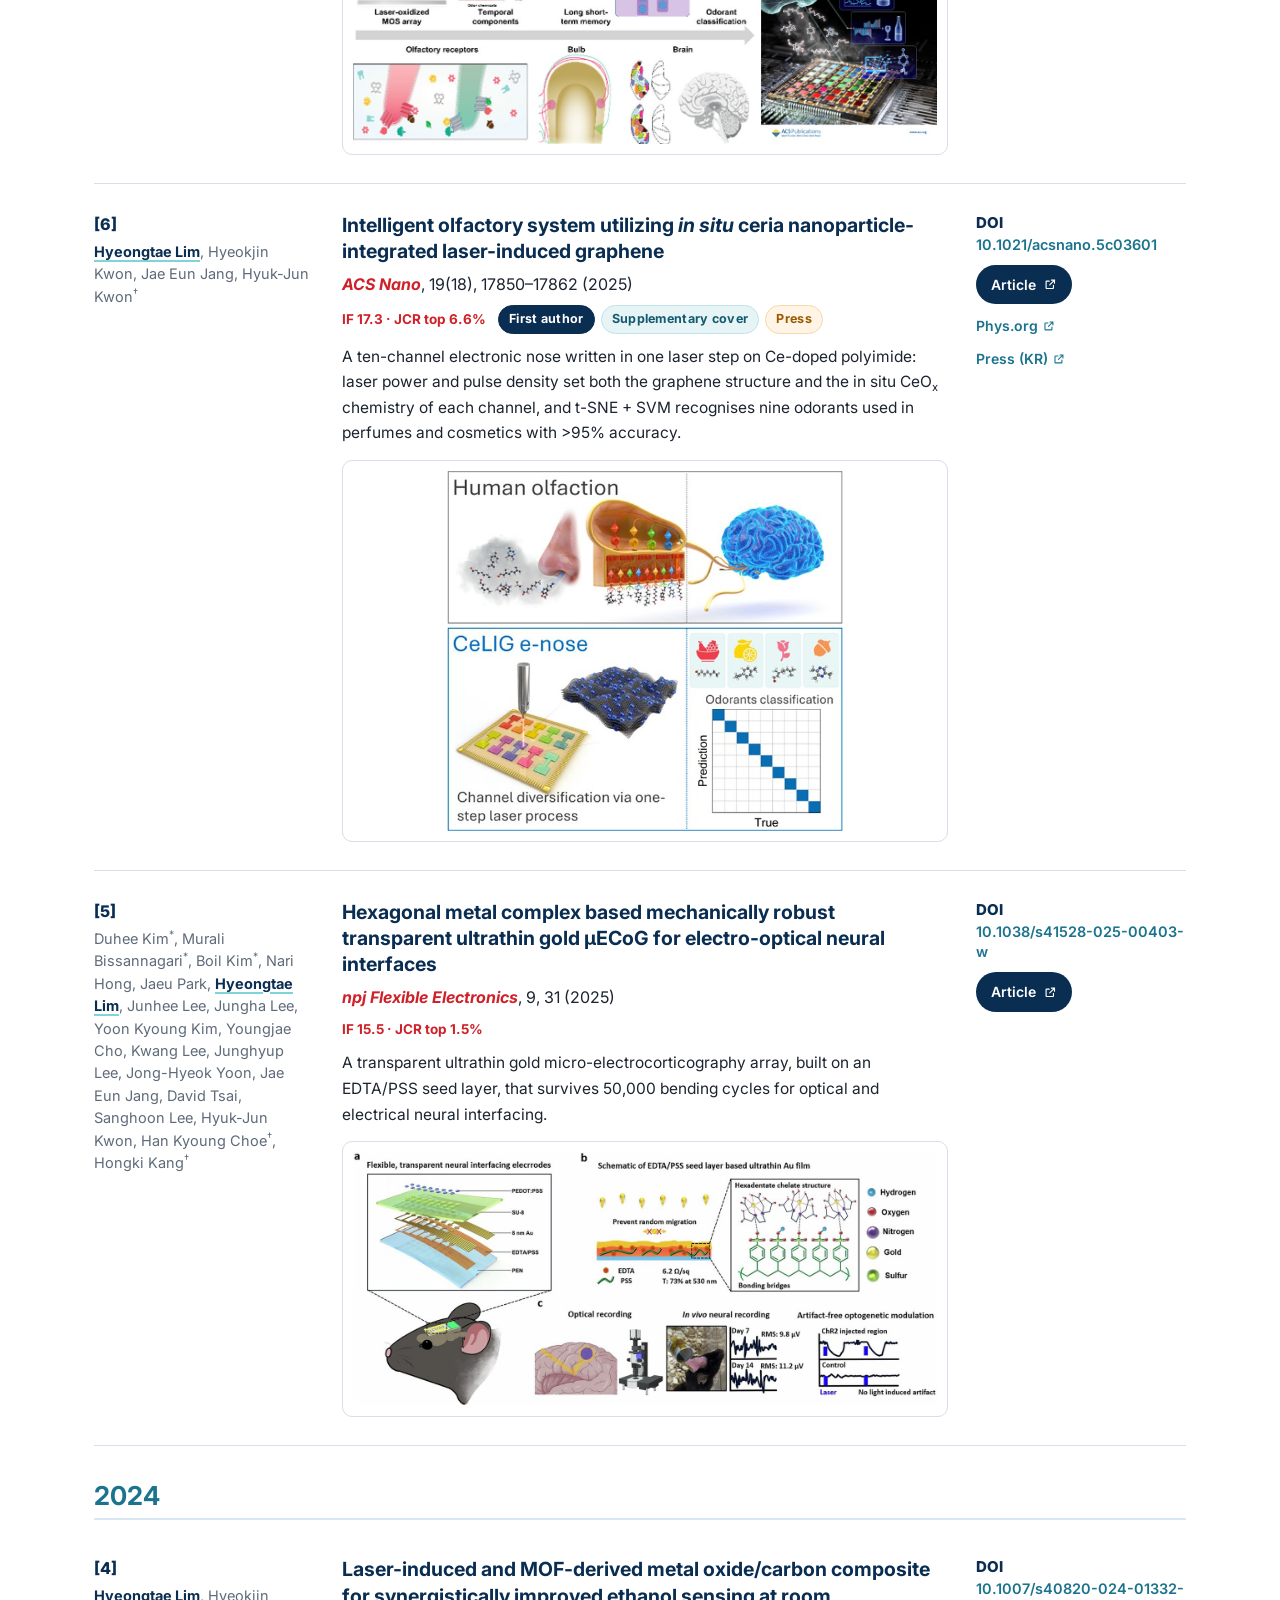
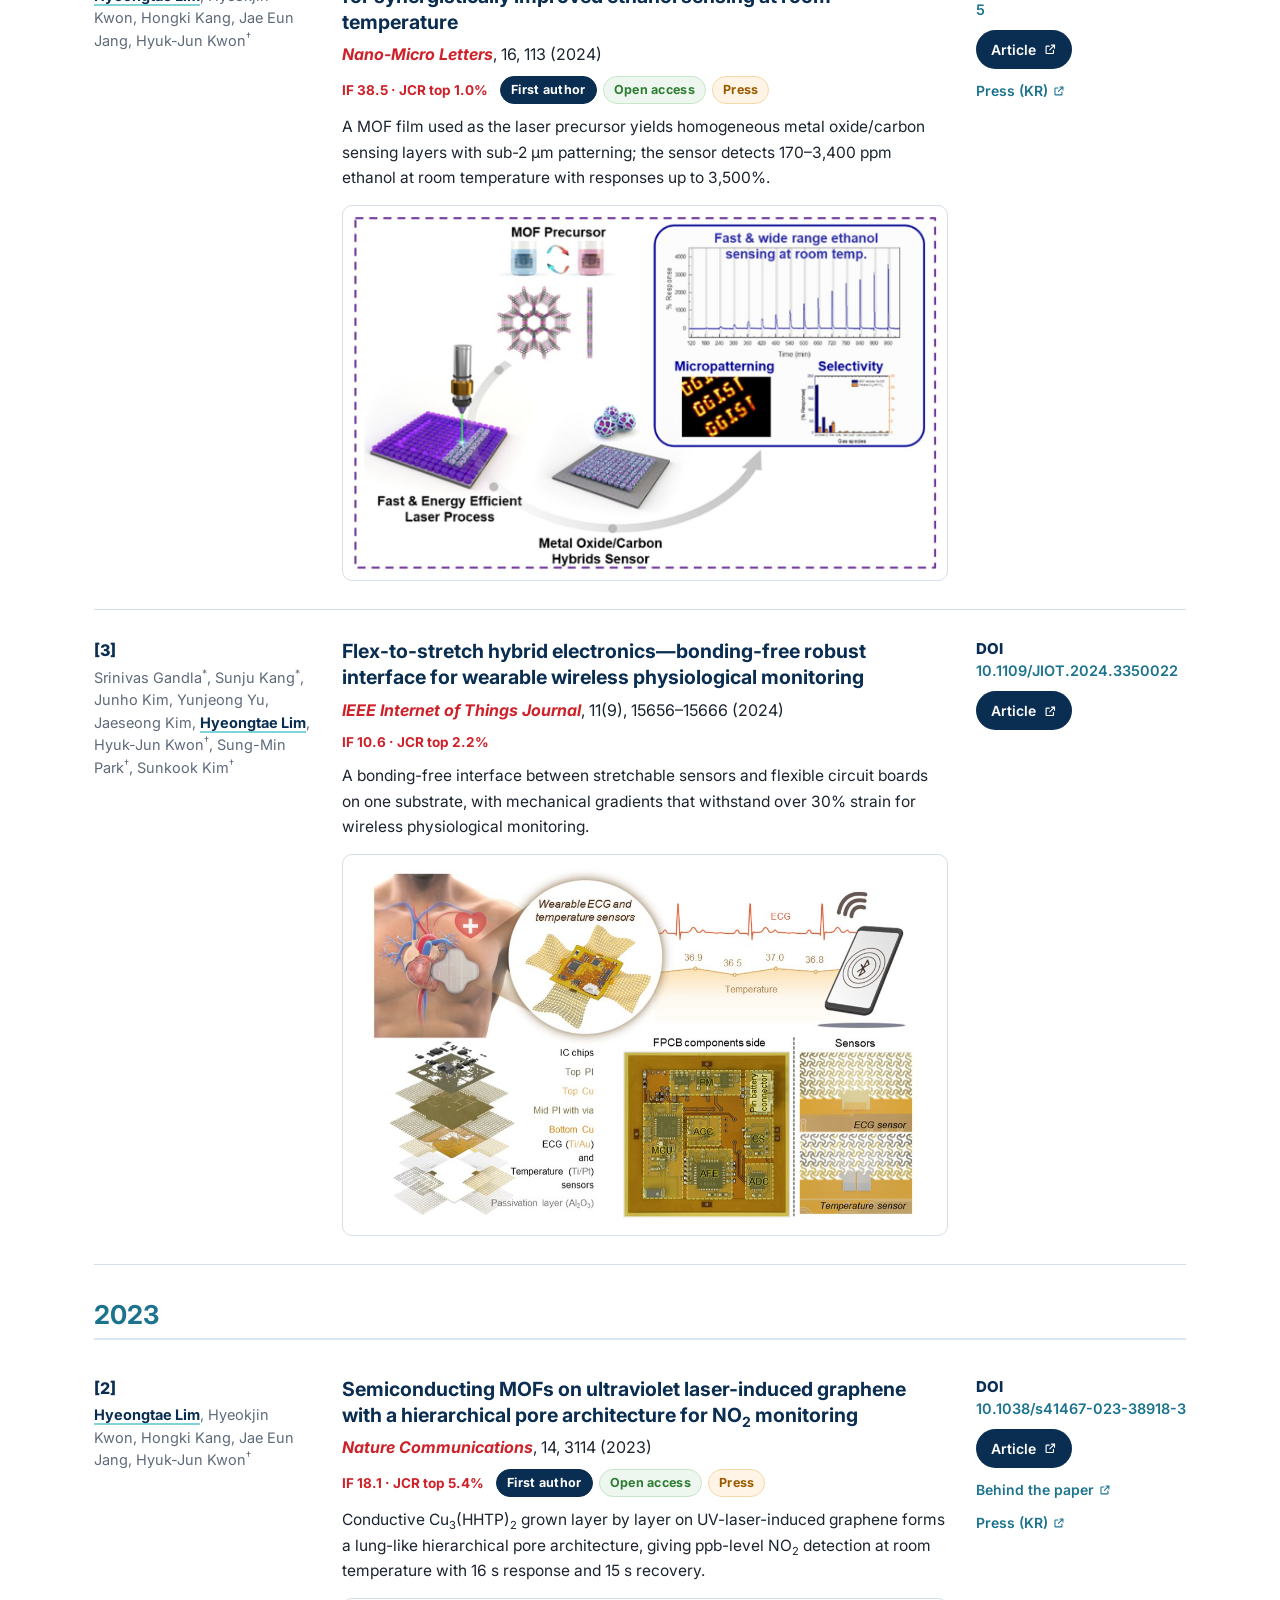
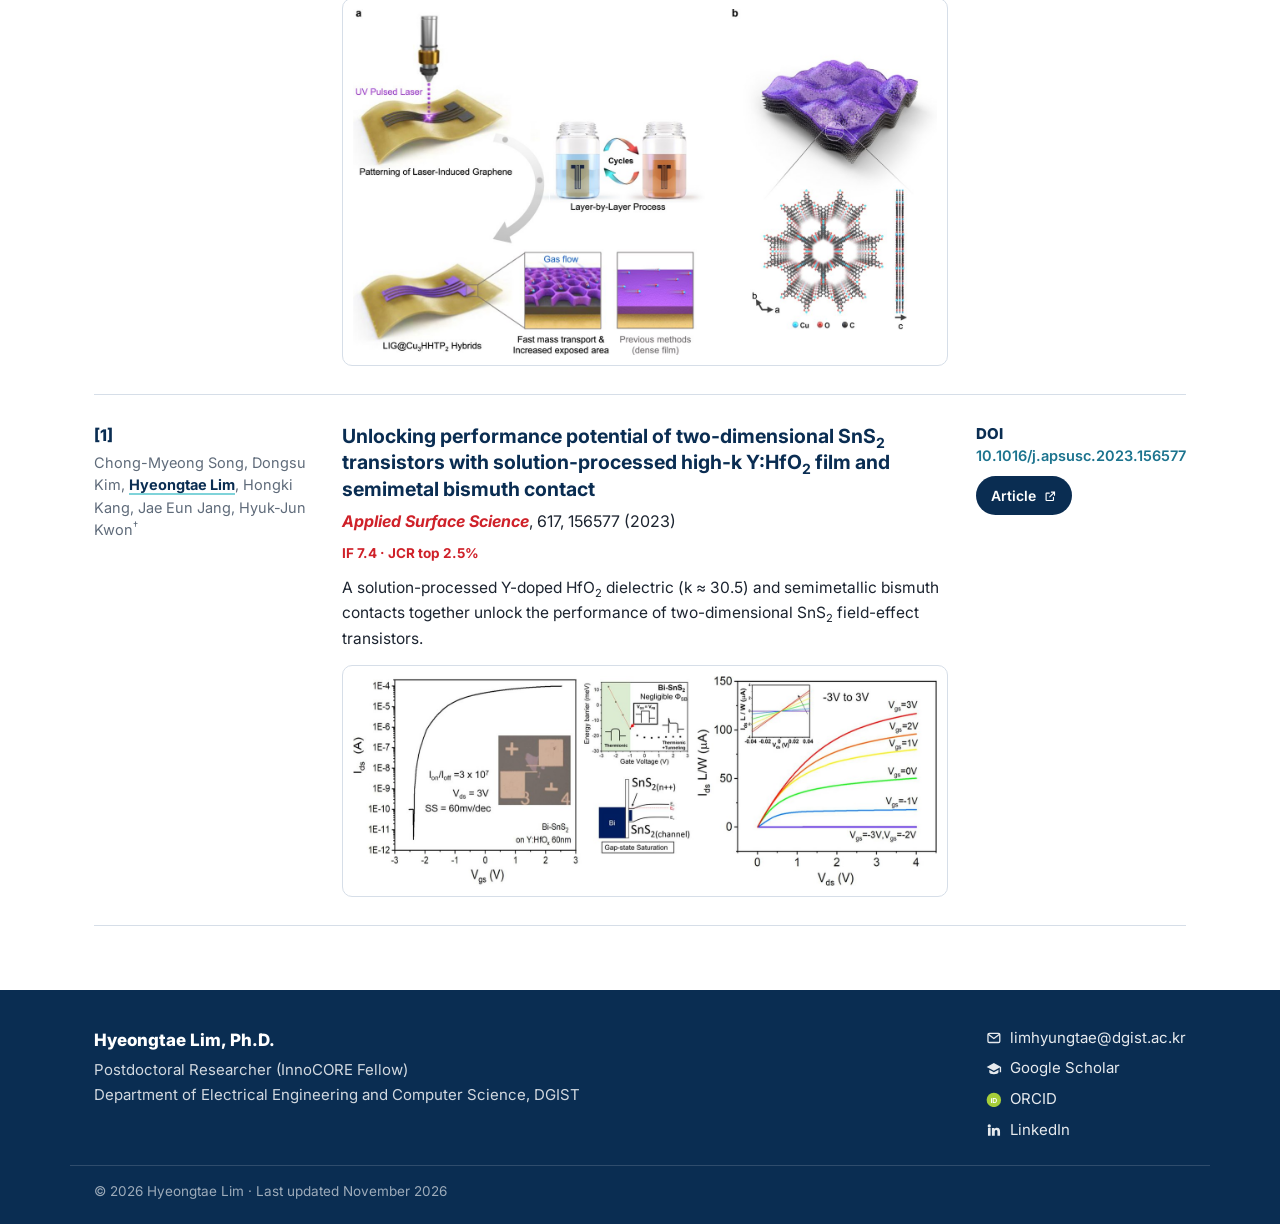
<file: publications.html>
<!DOCTYPE html>
<html lang="en">
<head>
<meta charset="utf-8">
<meta name="viewport" content="width=device-width, initial-scale=1">
<title>Hyeongtae Lim | Journal Articles</title>
<meta name="description" content="Peer-reviewed journal articles by Hyeongtae Lim with summary figures and DOIs.">
<meta name="author" content="Hyeongtae Lim">
<meta property="og:type" content="website">
<meta property="og:title" content="Hyeongtae Lim | Journal Articles">
<meta property="og:description" content="Peer-reviewed journal articles by Hyeongtae Lim with summary figures and DOIs.">
<meta property="og:image" content="https://limhyeongtae.github.io/assets/img/og.jpg">
<meta property="og:url" content="https://limhyeongtae.github.io/publications.html">
<link rel="canonical" href="https://limhyeongtae.github.io/publications.html">
<link rel="icon" href="assets/favicon.svg" type="image/svg+xml">
<link rel="preconnect" href="https://fonts.googleapis.com">
<link rel="preconnect" href="https://fonts.gstatic.com" crossorigin>
<link href="https://fonts.googleapis.com/css2?family=Inter:wght@400;500;600;700;800&display=swap" rel="stylesheet">
<link rel="stylesheet" href="assets/css/style.css">
</head>
<body>
<header class="site-header">
  <div class="wrap nav-wrap">
    <a class="brand" href="index.html"><span class="brand-name">Hyeongtae Lim</span><span class="brand-sub">DGIST</span></a>
    <button class="nav-toggle" aria-label="Menu" aria-expanded="false"><span></span><span></span><span></span></button>
    <nav class="main-nav" aria-label="Main"><ul><li><a href="index.html">About Me</a></li><li class="has-sub"><a href="research.html">Research</a><button class="sub-toggle" aria-label="Open Research menu" aria-expanded="false"><span></span></button><ul class="sub"><li><a href="research.html#olfaction">Artificial Olfactory Sensors</a></li><li><a href="research.html#laser">Laser Technology</a></li><li><a href="research.html#mof">Metal–Organic Frameworks (MOFs)</a></li><li><a href="research.html#ai">Deep Learning for Sensor Signals</a></li></ul></li><li class="has-sub"><a href="publications.html" aria-current="page">Publications</a><button class="sub-toggle" aria-label="Open Publications menu" aria-expanded="false"><span></span></button><ul class="sub"><li><a href="publications.html">Journal Articles</a></li><li><a href="conferences.html">Conferences</a></li><li><a href="patents.html">Patents</a></li></ul></li><li><a href="news.html">Honors & News</a></li><li><a href="contact.html">Contact</a></li></ul></nav>
  </div>
</header>
<main>
<section class="page-hero"><div class="wrap"><p class="eyebrow">Publications</p><h1>Journal Articles</h1></div></section>
<div class="tabs wrap"><a href="publications.html" class="on" aria-current="page">Journal Articles</a><a href="conferences.html">Conferences</a><a href="patents.html">Patents</a></div>
<section class="sec pt0">
  <div class="wrap">
    <div class="pub-bar">
      <div class="filters" role="group" aria-label="Filter">
        <button class="on" data-filter="all">All (8)</button>
        <button data-filter="first">First author (4)</button>
      </div>
      <p class="legend"><span class="me">Hyeongtae Lim</span> · <sup>*</sup> equal contribution · <sup>†</sup> corresponding author
        · full list on <a href="https://scholar.google.com/citations?user=sMn53iEAAAAJ" target="_blank" rel="noopener">Google Scholar</a></p>
    </div>
    <div class="year-group" data-year="2027"><h2 class="year">2027</h2><article class="pub is-first" id="pms2027" data-first="1">
  <div class="pub-authors"><span class="pub-n">[8]</span><span class="me">Hyeongtae Lim</span>, Hyuk-Jun Kwon<sup>†</sup></div>
  <div class="pub-main">
    <h3 class="pub-title"><span class="pub-n-m">[8]</span> <a href="https://www.sciencedirect.com/science/article/pii/S0079642526001179" target="_blank" rel="noopener">Biomimetic artificial olfactory systems based on metal–organic frameworks: from material design to intelligent pattern recognition</a></h3>
    <div class="pub-authors-m"><span class="me">Hyeongtae Lim</span>, Hyuk-Jun Kwon<sup>†</sup></div>
    <div class="pub-journal"><em>Progress in Materials Science</em>, 163, 101770 (2027) <span class="online">· Published online June 2026</span></div>
    <div class="pub-meta"><span class="metric">IF 42.9 · JCR top 0.7%</span><span class="badge b-first">First author</span><span class="badge b-review">Review</span><span class="badge b-press">Press</span></div>
    <p class="pub-sum">A roadmap that links MOF material design — pristine MOFs, MOF composites and MOF derivatives — to machine-learning-based odor recognition, from unsupervised clustering to deep learning.</p>
    <a class="zoom pub-fig" href="assets/img/pub/pms2027.jpg"><img src="assets/img/pub/pms2027.jpg" alt="Summary figure: Biomimetic artificial olfactory systems based on metal–organic frameworks: from material design to intelligent pattern recognition" loading="lazy"></a>
  </div>
  <div class="pub-side">
    <div class="doi"><span>DOI</span><a href="https://doi.org/10.1016/j.pmatsci.2026.101770" target="_blank" rel="noopener">10.1016/<wbr>j.pmatsci.2026.101770</a></div>
    <a class="btn btn-small" href="https://www.sciencedirect.com/science/article/pii/S0079642526001179" target="_blank" rel="noopener">Article <svg viewBox="0 0 24 24" aria-hidden="true" fill="none" stroke="currentColor" stroke-width="2.2" stroke-linecap="round"><path d="M14 4h6v6M20 4l-9 9M18 14v5a1 1 0 0 1-1 1H5a1 1 0 0 1-1-1V7a1 1 0 0 1 1-1h5"/></svg></a>
    <a class="mini" href="https://phys.org/news/2026-07-ai-powered-electronic-nose-distinguish.html" target="_blank" rel="noopener">Phys.org<svg viewBox="0 0 24 24" aria-hidden="true" fill="none" stroke="currentColor" stroke-width="2.2" stroke-linecap="round"><path d="M14 4h6v6M20 4l-9 9M18 14v5a1 1 0 0 1-1 1H5a1 1 0 0 1-1-1V7a1 1 0 0 1 1-1h5"/></svg></a><a class="mini" href="https://line.dgist.ac.kr/index.php/sciencex_event/newspaper-press-for-our-research-achievement-of-progress-in-materials-science/" target="_blank" rel="noopener">Press (KR)<svg viewBox="0 0 24 24" aria-hidden="true" fill="none" stroke="currentColor" stroke-width="2.2" stroke-linecap="round"><path d="M14 4h6v6M20 4l-9 9M18 14v5a1 1 0 0 1-1 1H5a1 1 0 0 1-1-1V7a1 1 0 0 1 1-1h5"/></svg></a>
  </div>
</article></div><div class="year-group" data-year="2025"><h2 class="year">2025</h2><article class="pub" id="acssensors2025" data-first="0">
  <div class="pub-authors"><span class="pub-n">[7]</span>Hyeokjin Kwon<sup>*</sup>, Jiho Park<sup>*</sup>, Hyun Woo Jang, <span class="me">Hyeongtae Lim</span>, Sohee Kim, Samhwan Kim, Jae Eun Jang, Hyuk-Jun Kwon<sup>†</sup>, Ji-Woong Choi<sup>†</sup></div>
  <div class="pub-main">
    <h3 class="pub-title"><span class="pub-n-m">[7]</span> <a href="https://pubs.acs.org/doi/10.1021/acssensors.5c00152" target="_blank" rel="noopener">Synergistic integration of laser oxidation and long short-term memory for advanced odor classification in next-generation artificial olfactory systems</a></h3>
    <div class="pub-authors-m">Hyeokjin Kwon<sup>*</sup>, Jiho Park<sup>*</sup>, Hyun Woo Jang, <span class="me">Hyeongtae Lim</span>, Sohee Kim, Samhwan Kim, Jae Eun Jang, Hyuk-Jun Kwon<sup>†</sup>, Ji-Woong Choi<sup>†</sup></div>
    <div class="pub-journal"><em>ACS Sensors</em>, 10(8), 5568–5578 (2025)</div>
    <div class="pub-meta"><span class="metric">IF 10.9 · JCR top 4.1%</span><span class="badge b-cover">Supplementary cover</span></div>
    <p class="pub-sum">A 7 × 3 laser-oxidized metal-oxide array (SnO<sub>2−x</sub>, ZnO<sub>x</sub>, WO<sub>3−x</sub>) read by an LSTM network: 95.2% accuracy for eight odorants, deconvolution of binary mixtures (91.3%) and classification of ten wines (92.5%).</p>
    <a class="zoom pub-fig" href="assets/img/pub/acssensors2025.jpg"><img src="assets/img/pub/acssensors2025.jpg" alt="Summary figure: Synergistic integration of laser oxidation and long short-term memory for advanced odor classification in next-generation artificial olfactory systems" loading="lazy"></a>
  </div>
  <div class="pub-side">
    <div class="doi"><span>DOI</span><a href="https://doi.org/10.1021/acssensors.5c00152" target="_blank" rel="noopener">10.1021/<wbr>acssensors.5c00152</a></div>
    <a class="btn btn-small" href="https://pubs.acs.org/doi/10.1021/acssensors.5c00152" target="_blank" rel="noopener">Article <svg viewBox="0 0 24 24" aria-hidden="true" fill="none" stroke="currentColor" stroke-width="2.2" stroke-linecap="round"><path d="M14 4h6v6M20 4l-9 9M18 14v5a1 1 0 0 1-1 1H5a1 1 0 0 1-1-1V7a1 1 0 0 1 1-1h5"/></svg></a>
    
  </div>
</article><article class="pub is-first" id="acsnano2025" data-first="1">
  <div class="pub-authors"><span class="pub-n">[6]</span><span class="me">Hyeongtae Lim</span>, Hyeokjin Kwon, Jae Eun Jang, Hyuk-Jun Kwon<sup>†</sup></div>
  <div class="pub-main">
    <h3 class="pub-title"><span class="pub-n-m">[6]</span> <a href="https://pubs.acs.org/doi/10.1021/acsnano.5c03601" target="_blank" rel="noopener">Intelligent olfactory system utilizing <em>in situ</em> ceria nanoparticle-integrated laser-induced graphene</a></h3>
    <div class="pub-authors-m"><span class="me">Hyeongtae Lim</span>, Hyeokjin Kwon, Jae Eun Jang, Hyuk-Jun Kwon<sup>†</sup></div>
    <div class="pub-journal"><em>ACS Nano</em>, 19(18), 17850–17862 (2025)</div>
    <div class="pub-meta"><span class="metric">IF 17.3 · JCR top 6.6%</span><span class="badge b-first">First author</span><span class="badge b-cover">Supplementary cover</span><span class="badge b-press">Press</span></div>
    <p class="pub-sum">A ten-channel electronic nose written in one laser step on Ce-doped polyimide: laser power and pulse density set both the graphene structure and the in situ CeO<sub>x</sub> chemistry of each channel, and t-SNE + SVM recognises nine odorants used in perfumes and cosmetics with &gt;95% accuracy.</p>
    <a class="zoom pub-fig" href="assets/img/pub/acsnano2025.jpg"><img src="assets/img/pub/acsnano2025.jpg" alt="Summary figure: Intelligent olfactory system utilizing in situ ceria nanoparticle-integrated laser-induced graphene" loading="lazy"></a>
  </div>
  <div class="pub-side">
    <div class="doi"><span>DOI</span><a href="https://doi.org/10.1021/acsnano.5c03601" target="_blank" rel="noopener">10.1021/<wbr>acsnano.5c03601</a></div>
    <a class="btn btn-small" href="https://pubs.acs.org/doi/10.1021/acsnano.5c03601" target="_blank" rel="noopener">Article <svg viewBox="0 0 24 24" aria-hidden="true" fill="none" stroke="currentColor" stroke-width="2.2" stroke-linecap="round"><path d="M14 4h6v6M20 4l-9 9M18 14v5a1 1 0 0 1-1 1H5a1 1 0 0 1-1-1V7a1 1 0 0 1 1-1h5"/></svg></a>
    <a class="mini" href="https://phys.org/news/2025-05-ai-powered-electronic-nose-diverse.html" target="_blank" rel="noopener">Phys.org<svg viewBox="0 0 24 24" aria-hidden="true" fill="none" stroke="currentColor" stroke-width="2.2" stroke-linecap="round"><path d="M14 4h6v6M20 4l-9 9M18 14v5a1 1 0 0 1-1 1H5a1 1 0 0 1-1-1V7a1 1 0 0 1 1-1h5"/></svg></a><a class="mini" href="https://line.dgist.ac.kr/index.php/sciencex_event/newspaper-press-for-our-research-achievement-of-acs-nano-digital-olfactory-platform/" target="_blank" rel="noopener">Press (KR)<svg viewBox="0 0 24 24" aria-hidden="true" fill="none" stroke="currentColor" stroke-width="2.2" stroke-linecap="round"><path d="M14 4h6v6M20 4l-9 9M18 14v5a1 1 0 0 1-1 1H5a1 1 0 0 1-1-1V7a1 1 0 0 1 1-1h5"/></svg></a>
  </div>
</article><article class="pub" id="npj2025" data-first="0">
  <div class="pub-authors"><span class="pub-n">[5]</span>Duhee Kim<sup>*</sup>, Murali Bissannagari<sup>*</sup>, Boil Kim<sup>*</sup>, Nari Hong, Jaeu Park, <span class="me">Hyeongtae Lim</span>, Junhee Lee, Jungha Lee, Yoon Kyoung Kim, Youngjae Cho, Kwang Lee, Junghyup Lee, Jong-Hyeok Yoon, Jae Eun Jang, David Tsai, Sanghoon Lee, Hyuk-Jun Kwon, Han Kyoung Choe<sup>†</sup>, Hongki Kang<sup>†</sup></div>
  <div class="pub-main">
    <h3 class="pub-title"><span class="pub-n-m">[5]</span> <a href="https://www.nature.com/articles/s41528-025-00403-w" target="_blank" rel="noopener">Hexagonal metal complex based mechanically robust transparent ultrathin gold µECoG for electro-optical neural interfaces</a></h3>
    <div class="pub-authors-m">Duhee Kim<sup>*</sup>, Murali Bissannagari<sup>*</sup>, Boil Kim<sup>*</sup>, Nari Hong, Jaeu Park, <span class="me">Hyeongtae Lim</span>, Junhee Lee, Jungha Lee, Yoon Kyoung Kim, Youngjae Cho, Kwang Lee, Junghyup Lee, Jong-Hyeok Yoon, Jae Eun Jang, David Tsai, Sanghoon Lee, Hyuk-Jun Kwon, Han Kyoung Choe<sup>†</sup>, Hongki Kang<sup>†</sup></div>
    <div class="pub-journal"><em>npj Flexible Electronics</em>, 9, 31 (2025)</div>
    <div class="pub-meta"><span class="metric">IF 15.5 · JCR top 1.5%</span></div>
    <p class="pub-sum">A transparent ultrathin gold micro-electrocorticography array, built on an EDTA/PSS seed layer, that survives 50,000 bending cycles for optical and electrical neural interfacing.</p>
    <a class="zoom pub-fig" href="assets/img/pub/npj2025.jpg"><img src="assets/img/pub/npj2025.jpg" alt="Summary figure: Hexagonal metal complex based mechanically robust transparent ultrathin gold µECoG for electro-optical neural interfaces" loading="lazy"></a>
  </div>
  <div class="pub-side">
    <div class="doi"><span>DOI</span><a href="https://doi.org/10.1038/s41528-025-00403-w" target="_blank" rel="noopener">10.1038/<wbr>s41528-025-00403-w</a></div>
    <a class="btn btn-small" href="https://www.nature.com/articles/s41528-025-00403-w" target="_blank" rel="noopener">Article <svg viewBox="0 0 24 24" aria-hidden="true" fill="none" stroke="currentColor" stroke-width="2.2" stroke-linecap="round"><path d="M14 4h6v6M20 4l-9 9M18 14v5a1 1 0 0 1-1 1H5a1 1 0 0 1-1-1V7a1 1 0 0 1 1-1h5"/></svg></a>
    
  </div>
</article></div><div class="year-group" data-year="2024"><h2 class="year">2024</h2><article class="pub is-first" id="nml2024" data-first="1">
  <div class="pub-authors"><span class="pub-n">[4]</span><span class="me">Hyeongtae Lim</span>, Hyeokjin Kwon, Hongki Kang, Jae Eun Jang, Hyuk-Jun Kwon<sup>†</sup></div>
  <div class="pub-main">
    <h3 class="pub-title"><span class="pub-n-m">[4]</span> <a href="https://link.springer.com/article/10.1007/s40820-024-01332-5" target="_blank" rel="noopener">Laser-induced and MOF-derived metal oxide/carbon composite for synergistically improved ethanol sensing at room temperature</a></h3>
    <div class="pub-authors-m"><span class="me">Hyeongtae Lim</span>, Hyeokjin Kwon, Hongki Kang, Jae Eun Jang, Hyuk-Jun Kwon<sup>†</sup></div>
    <div class="pub-journal"><em>Nano-Micro Letters</em>, 16, 113 (2024)</div>
    <div class="pub-meta"><span class="metric">IF 38.5 · JCR top 1.0%</span><span class="badge b-first">First author</span><span class="badge b-oa">Open access</span><span class="badge b-press">Press</span></div>
    <p class="pub-sum">A MOF film used as the laser precursor yields homogeneous metal oxide/carbon sensing layers with sub-2 µm patterning; the sensor detects 170–3,400 ppm ethanol at room temperature with responses up to 3,500%.</p>
    <a class="zoom pub-fig" href="assets/img/pub/nml2024.jpg"><img src="assets/img/pub/nml2024.jpg" alt="Summary figure: Laser-induced and MOF-derived metal oxide/carbon composite for synergistically improved ethanol sensing at room temperature" loading="lazy"></a>
  </div>
  <div class="pub-side">
    <div class="doi"><span>DOI</span><a href="https://doi.org/10.1007/s40820-024-01332-5" target="_blank" rel="noopener">10.1007/<wbr>s40820-024-01332-5</a></div>
    <a class="btn btn-small" href="https://link.springer.com/article/10.1007/s40820-024-01332-5" target="_blank" rel="noopener">Article <svg viewBox="0 0 24 24" aria-hidden="true" fill="none" stroke="currentColor" stroke-width="2.2" stroke-linecap="round"><path d="M14 4h6v6M20 4l-9 9M18 14v5a1 1 0 0 1-1 1H5a1 1 0 0 1-1-1V7a1 1 0 0 1 1-1h5"/></svg></a>
    <a class="mini" href="https://line.dgist.ac.kr/index.php/sciencex_event/newspaper-press-for-our-research-achievement-of-nano-micro-letters/" target="_blank" rel="noopener">Press (KR)<svg viewBox="0 0 24 24" aria-hidden="true" fill="none" stroke="currentColor" stroke-width="2.2" stroke-linecap="round"><path d="M14 4h6v6M20 4l-9 9M18 14v5a1 1 0 0 1-1 1H5a1 1 0 0 1-1-1V7a1 1 0 0 1 1-1h5"/></svg></a>
  </div>
</article><article class="pub" id="iot2024" data-first="0">
  <div class="pub-authors"><span class="pub-n">[3]</span>Srinivas Gandla<sup>*</sup>, Sunju Kang<sup>*</sup>, Junho Kim, Yunjeong Yu, Jaeseong Kim, <span class="me">Hyeongtae Lim</span>, Hyuk-Jun Kwon<sup>†</sup>, Sung-Min Park<sup>†</sup>, Sunkook Kim<sup>†</sup></div>
  <div class="pub-main">
    <h3 class="pub-title"><span class="pub-n-m">[3]</span> <a href="https://ieeexplore.ieee.org/document/10384712" target="_blank" rel="noopener">Flex-to-stretch hybrid electronics—bonding-free robust interface for wearable wireless physiological monitoring</a></h3>
    <div class="pub-authors-m">Srinivas Gandla<sup>*</sup>, Sunju Kang<sup>*</sup>, Junho Kim, Yunjeong Yu, Jaeseong Kim, <span class="me">Hyeongtae Lim</span>, Hyuk-Jun Kwon<sup>†</sup>, Sung-Min Park<sup>†</sup>, Sunkook Kim<sup>†</sup></div>
    <div class="pub-journal"><em>IEEE Internet of Things Journal</em>, 11(9), 15656–15666 (2024)</div>
    <div class="pub-meta"><span class="metric">IF 10.6 · JCR top 2.2%</span></div>
    <p class="pub-sum">A bonding-free interface between stretchable sensors and flexible circuit boards on one substrate, with mechanical gradients that withstand over 30% strain for wireless physiological monitoring.</p>
    <a class="zoom pub-fig" href="assets/img/pub/iot2024.jpg"><img src="assets/img/pub/iot2024.jpg" alt="Summary figure: Flex-to-stretch hybrid electronics—bonding-free robust interface for wearable wireless physiological monitoring" loading="lazy"></a>
  </div>
  <div class="pub-side">
    <div class="doi"><span>DOI</span><a href="https://doi.org/10.1109/JIOT.2024.3350022" target="_blank" rel="noopener">10.1109/<wbr>JIOT.2024.3350022</a></div>
    <a class="btn btn-small" href="https://ieeexplore.ieee.org/document/10384712" target="_blank" rel="noopener">Article <svg viewBox="0 0 24 24" aria-hidden="true" fill="none" stroke="currentColor" stroke-width="2.2" stroke-linecap="round"><path d="M14 4h6v6M20 4l-9 9M18 14v5a1 1 0 0 1-1 1H5a1 1 0 0 1-1-1V7a1 1 0 0 1 1-1h5"/></svg></a>
    
  </div>
</article></div><div class="year-group" data-year="2023"><h2 class="year">2023</h2><article class="pub is-first" id="nc2023" data-first="1">
  <div class="pub-authors"><span class="pub-n">[2]</span><span class="me">Hyeongtae Lim</span>, Hyeokjin Kwon, Hongki Kang, Jae Eun Jang, Hyuk-Jun Kwon<sup>†</sup></div>
  <div class="pub-main">
    <h3 class="pub-title"><span class="pub-n-m">[2]</span> <a href="https://www.nature.com/articles/s41467-023-38918-3" target="_blank" rel="noopener">Semiconducting MOFs on ultraviolet laser-induced graphene with a hierarchical pore architecture for NO<sub>2</sub> monitoring</a></h3>
    <div class="pub-authors-m"><span class="me">Hyeongtae Lim</span>, Hyeokjin Kwon, Hongki Kang, Jae Eun Jang, Hyuk-Jun Kwon<sup>†</sup></div>
    <div class="pub-journal"><em>Nature Communications</em>, 14, 3114 (2023)</div>
    <div class="pub-meta"><span class="metric">IF 18.1 · JCR top 5.4%</span><span class="badge b-first">First author</span><span class="badge b-oa">Open access</span><span class="badge b-press">Press</span></div>
    <p class="pub-sum">Conductive Cu<sub>3</sub>(HHTP)<sub>2</sub> grown layer by layer on UV-laser-induced graphene forms a lung-like hierarchical pore architecture, giving ppb-level NO<sub>2</sub> detection at room temperature with 16 s response and 15 s recovery.</p>
    <a class="zoom pub-fig" href="assets/img/pub/nc2023.jpg"><img src="assets/img/pub/nc2023.jpg" alt="Summary figure: Semiconducting MOFs on ultraviolet laser-induced graphene with a hierarchical pore architecture for NO2 monitoring" loading="lazy"></a>
  </div>
  <div class="pub-side">
    <div class="doi"><span>DOI</span><a href="https://doi.org/10.1038/s41467-023-38918-3" target="_blank" rel="noopener">10.1038/<wbr>s41467-023-38918-3</a></div>
    <a class="btn btn-small" href="https://www.nature.com/articles/s41467-023-38918-3" target="_blank" rel="noopener">Article <svg viewBox="0 0 24 24" aria-hidden="true" fill="none" stroke="currentColor" stroke-width="2.2" stroke-linecap="round"><path d="M14 4h6v6M20 4l-9 9M18 14v5a1 1 0 0 1-1 1H5a1 1 0 0 1-1-1V7a1 1 0 0 1 1-1h5"/></svg></a>
    <a class="mini" href="https://communities.springernature.com/posts/semiconducting-mofs-on-laser-induced-graphene-for-no2-monitoring" target="_blank" rel="noopener">Behind the paper<svg viewBox="0 0 24 24" aria-hidden="true" fill="none" stroke="currentColor" stroke-width="2.2" stroke-linecap="round"><path d="M14 4h6v6M20 4l-9 9M18 14v5a1 1 0 0 1-1 1H5a1 1 0 0 1-1-1V7a1 1 0 0 1 1-1h5"/></svg></a><a class="mini" href="https://line.dgist.ac.kr/index.php/sciencex_event/newspaper-press-for-our-research-achievement-of-nature-communications/" target="_blank" rel="noopener">Press (KR)<svg viewBox="0 0 24 24" aria-hidden="true" fill="none" stroke="currentColor" stroke-width="2.2" stroke-linecap="round"><path d="M14 4h6v6M20 4l-9 9M18 14v5a1 1 0 0 1-1 1H5a1 1 0 0 1-1-1V7a1 1 0 0 1 1-1h5"/></svg></a>
  </div>
</article><article class="pub" id="ass2023" data-first="0">
  <div class="pub-authors"><span class="pub-n">[1]</span>Chong-Myeong Song, Dongsu Kim, <span class="me">Hyeongtae Lim</span>, Hongki Kang, Jae Eun Jang, Hyuk-Jun Kwon<sup>†</sup></div>
  <div class="pub-main">
    <h3 class="pub-title"><span class="pub-n-m">[1]</span> <a href="https://www.sciencedirect.com/science/article/pii/S0169433223002532" target="_blank" rel="noopener">Unlocking performance potential of two-dimensional SnS<sub>2</sub> transistors with solution-processed high-k Y:HfO<sub>2</sub> film and semimetal bismuth contact</a></h3>
    <div class="pub-authors-m">Chong-Myeong Song, Dongsu Kim, <span class="me">Hyeongtae Lim</span>, Hongki Kang, Jae Eun Jang, Hyuk-Jun Kwon<sup>†</sup></div>
    <div class="pub-journal"><em>Applied Surface Science</em>, 617, 156577 (2023)</div>
    <div class="pub-meta"><span class="metric">IF 7.4 · JCR top 2.5%</span></div>
    <p class="pub-sum">A solution-processed Y-doped HfO<sub>2</sub> dielectric (k ≈ 30.5) and semimetallic bismuth contacts together unlock the performance of two-dimensional SnS<sub>2</sub> field-effect transistors.</p>
    <a class="zoom pub-fig" href="assets/img/pub/ass2023.jpg"><img src="assets/img/pub/ass2023.jpg" alt="Summary figure: Unlocking performance potential of two-dimensional SnS2 transistors with solution-processed high-k Y:HfO2 film and semimetal bismuth contact" loading="lazy"></a>
  </div>
  <div class="pub-side">
    <div class="doi"><span>DOI</span><a href="https://doi.org/10.1016/j.apsusc.2023.156577" target="_blank" rel="noopener">10.1016/<wbr>j.apsusc.2023.156577</a></div>
    <a class="btn btn-small" href="https://www.sciencedirect.com/science/article/pii/S0169433223002532" target="_blank" rel="noopener">Article <svg viewBox="0 0 24 24" aria-hidden="true" fill="none" stroke="currentColor" stroke-width="2.2" stroke-linecap="round"><path d="M14 4h6v6M20 4l-9 9M18 14v5a1 1 0 0 1-1 1H5a1 1 0 0 1-1-1V7a1 1 0 0 1 1-1h5"/></svg></a>
    
  </div>
</article></div>
  </div>
</section>
</main>
<footer class="site-footer">
  <div class="wrap foot">
    <div>
      <div class="foot-name">Hyeongtae Lim, Ph.D.</div>
      <div>Postdoctoral Researcher (InnoCORE Fellow)<br>Department of Electrical Engineering and Computer Science, DGIST</div>
    </div>
    <div class="foot-links">
      <a href="mailto:limhyungtae@dgist.ac.kr"><svg viewBox="0 0 24 24" aria-hidden="true" fill="none" stroke="currentColor" stroke-width="2" stroke-linejoin="round"><rect x="3" y="5" width="18" height="14" rx="2"/><path d="m3.5 6.5 8.5 6.5 8.5-6.5"/></svg><span>limhyungtae@dgist.ac.kr</span></a>
      <a href="https://scholar.google.com/citations?user=sMn53iEAAAAJ" target="_blank" rel="noopener"><svg viewBox="0 0 24 24" aria-hidden="true"><path d="M12 3 1 9l11 6 9-4.91V17h2V9L12 3z"/><path d="M5 13.18v3.82c0 1.66 3.13 3 7 3s7-1.34 7-3v-3.82L12 17l-7-3.82z"/></svg><span>Google Scholar</span></a>
      <a href="https://orcid.org/0000-0001-6417-3312" target="_blank" rel="noopener"><svg viewBox="0 0 24 24" aria-hidden="true"><circle cx="12" cy="12" r="11" fill="#A6CE39"/><text x="12" y="16.2" text-anchor="middle" font-size="10.5" font-weight="700" font-family="Arial, sans-serif" fill="#fff">iD</text></svg><span>ORCID</span></a>
      <a href="https://www.linkedin.com/in/hyeongtaelim" target="_blank" rel="noopener"><svg viewBox="0 0 24 24" aria-hidden="true"><path d="M4.98 3.5a2.5 2.5 0 1 1 0 5 2.5 2.5 0 0 1 0-5zM3 9h4v12H3V9zm6 0h3.8v1.7h.05c.53-1 1.83-2.05 3.77-2.05 4.03 0 4.78 2.65 4.78 6.1V21h-4v-5.6c0-1.34-.03-3.06-1.86-3.06-1.87 0-2.15 1.46-2.15 2.96V21H9V9z"/></svg><span>LinkedIn</span></a>
    </div>
  </div>
  <div class="wrap foot-note">© 2026 Hyeongtae Lim · Last updated November 2026</div>
</footer>
<div class="lightbox" hidden><button class="lb-close" aria-label="Close">×</button><img alt=""></div>
<script src="assets/js/main.js"></script>
</body>
</html>
</file>
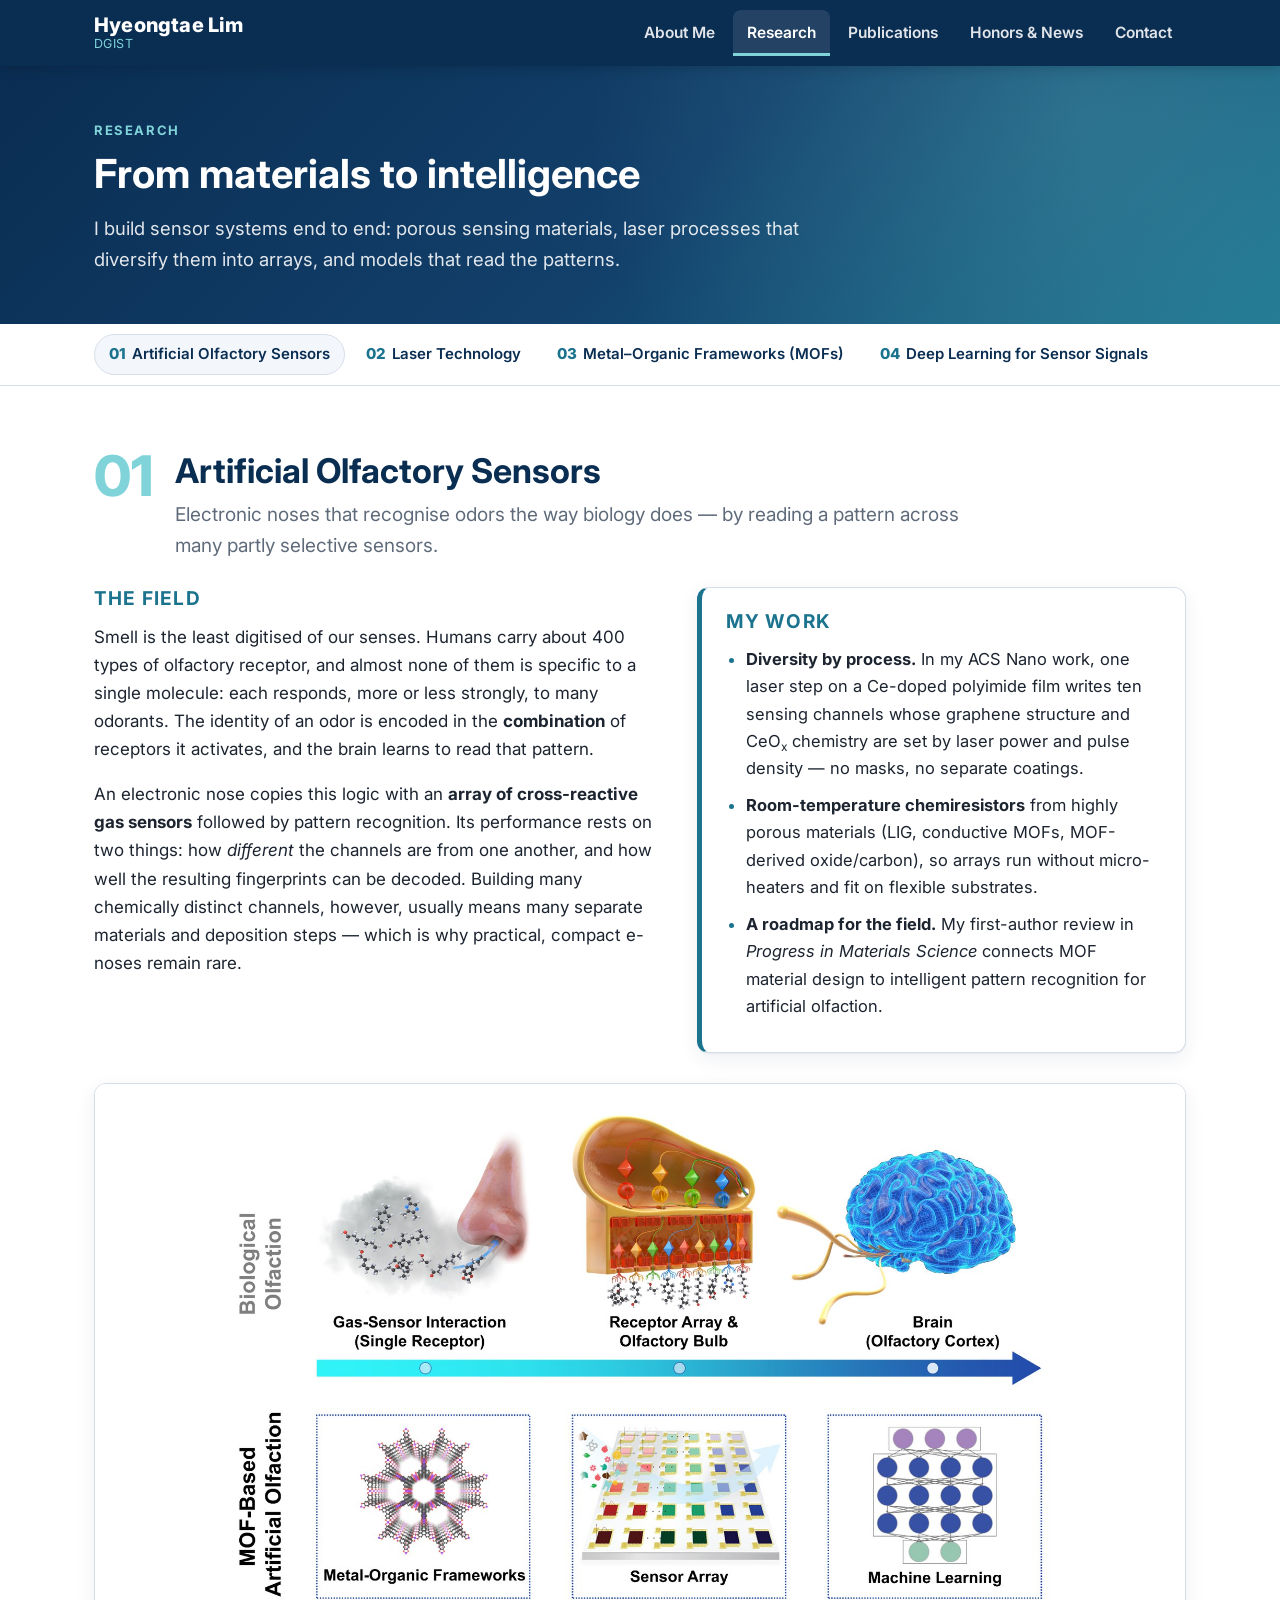
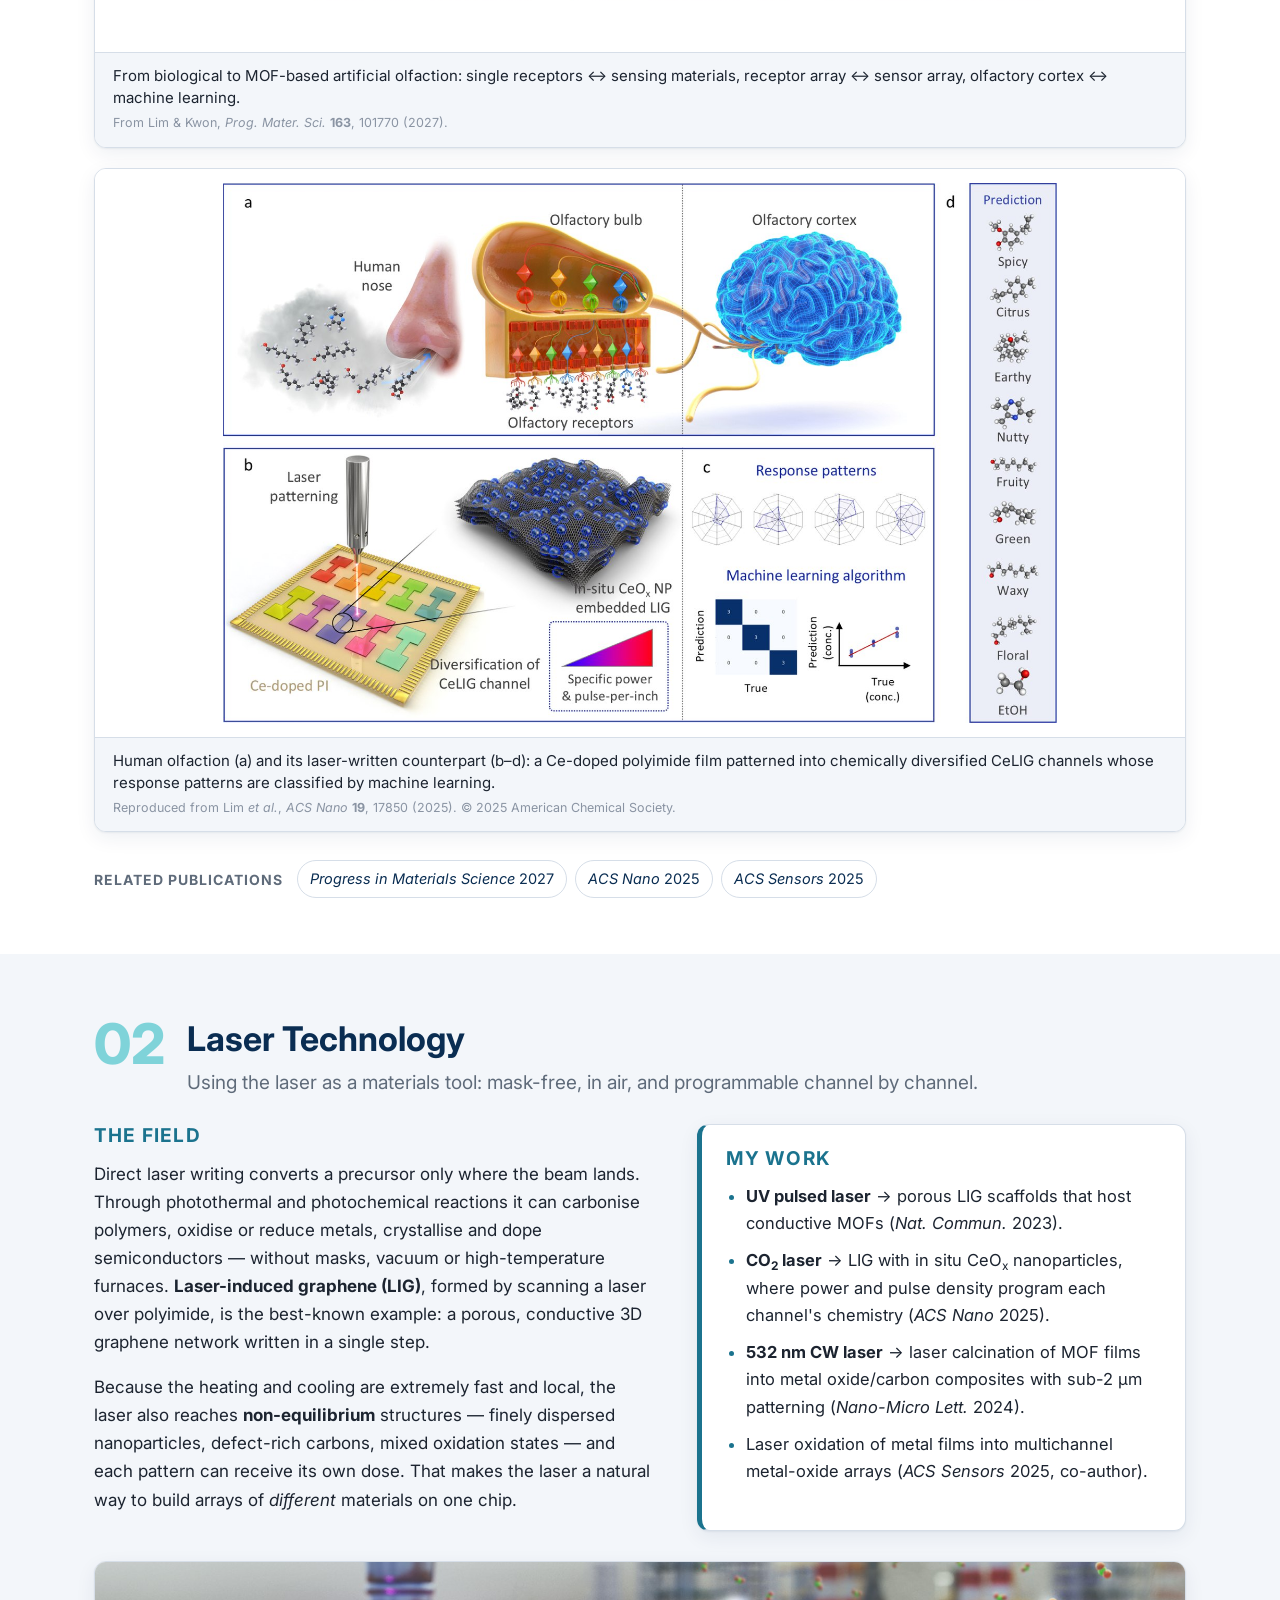
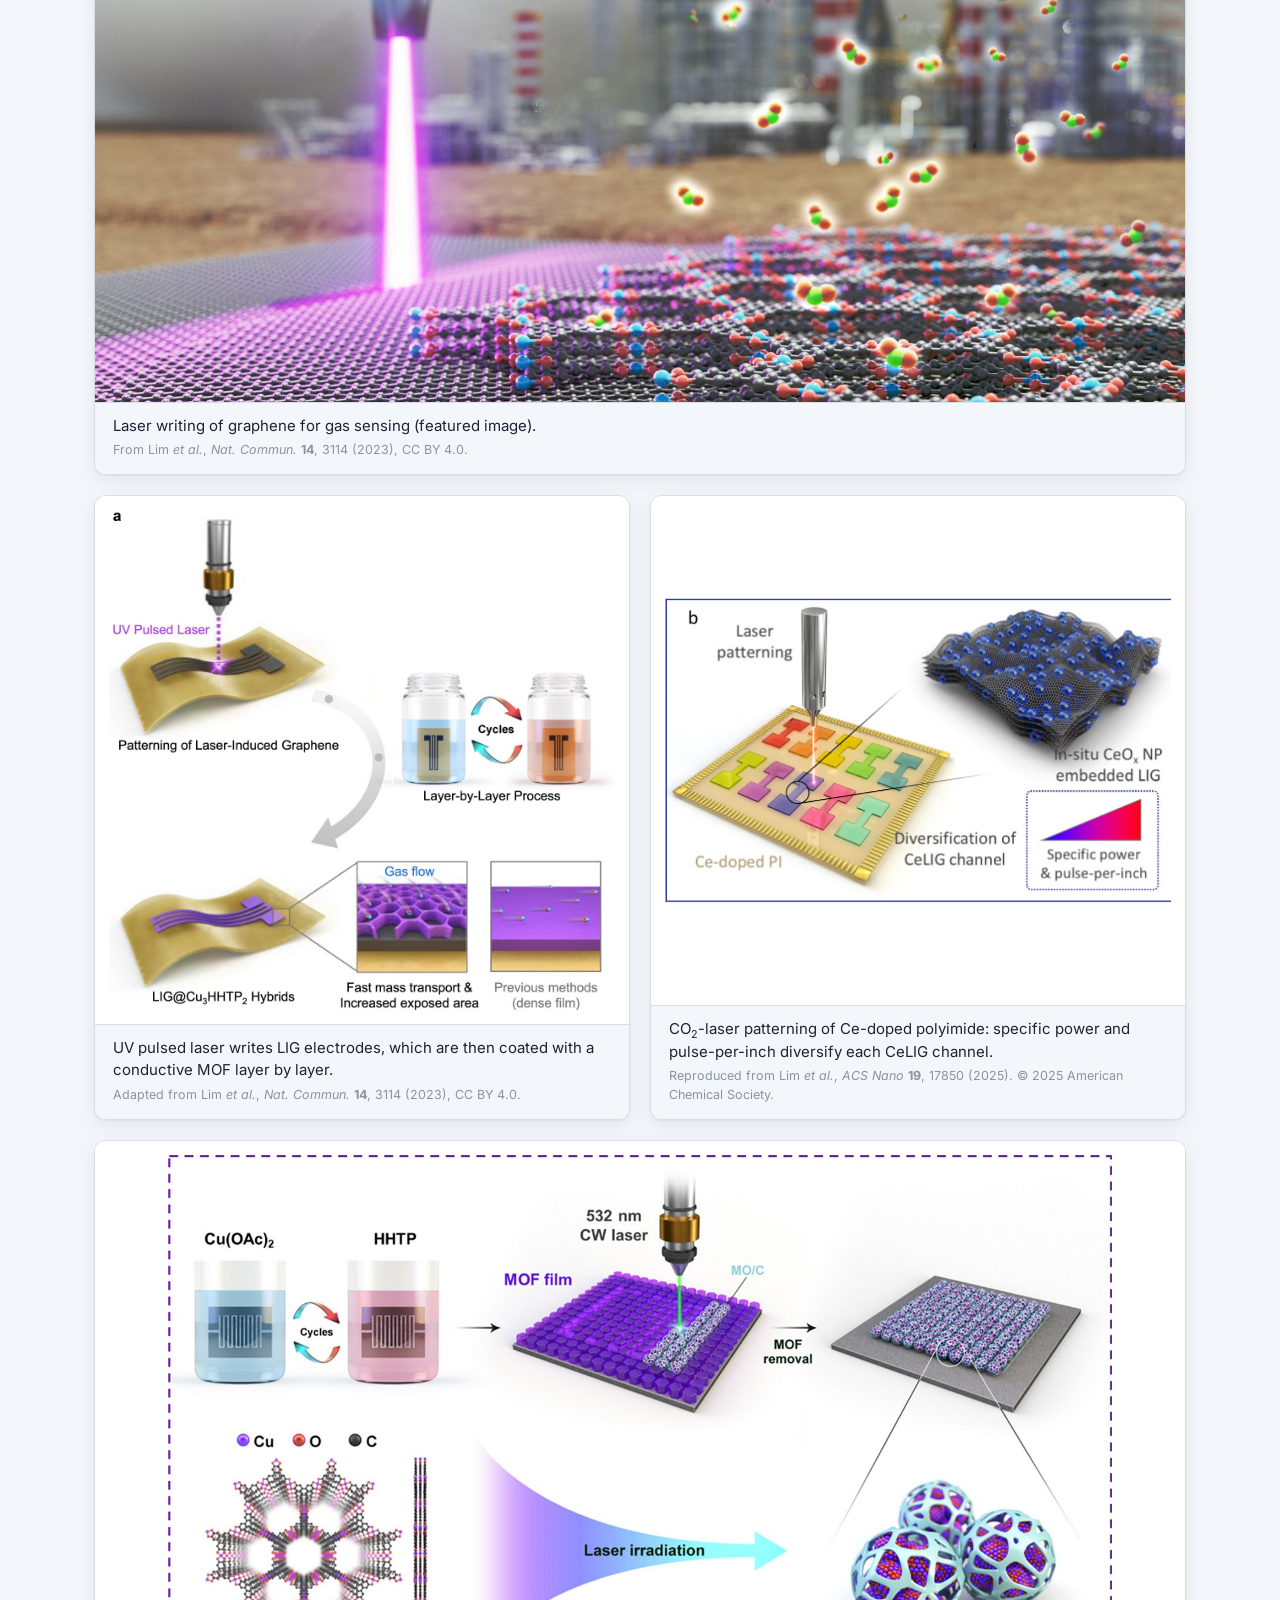
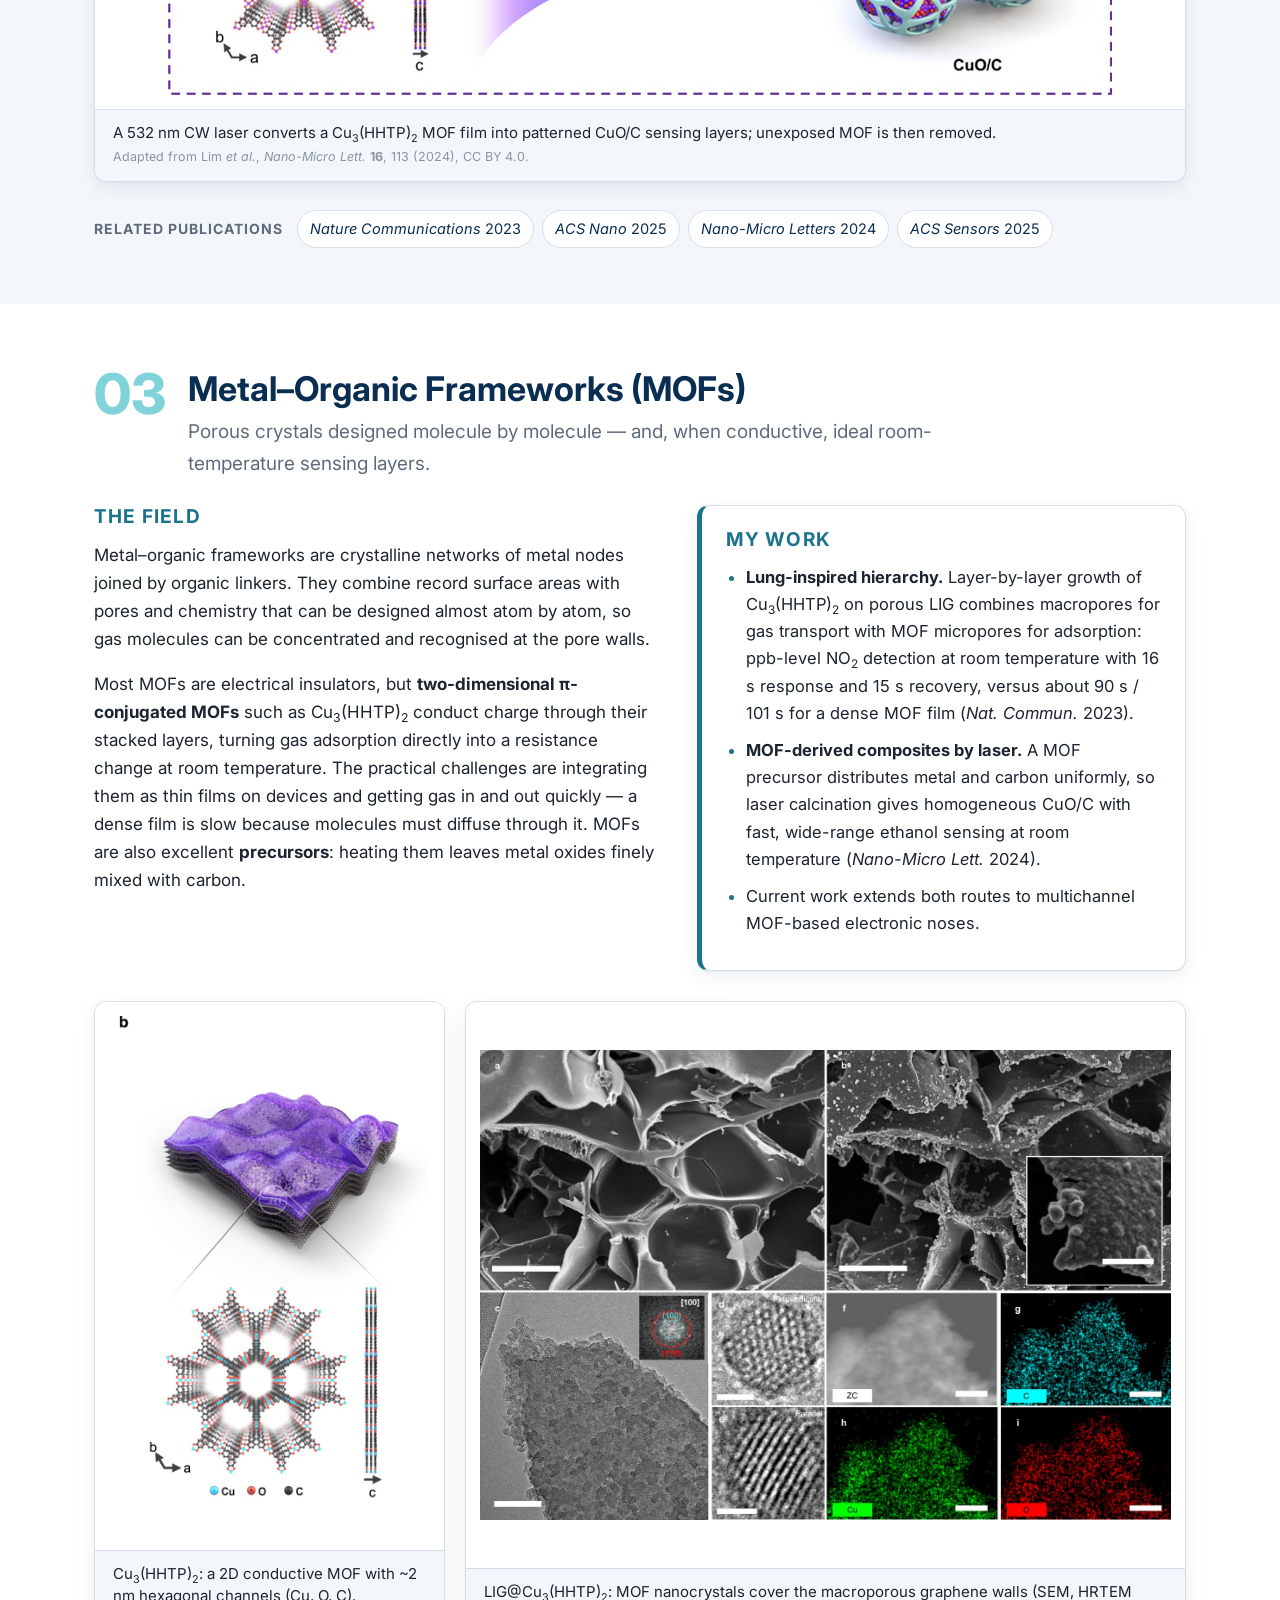
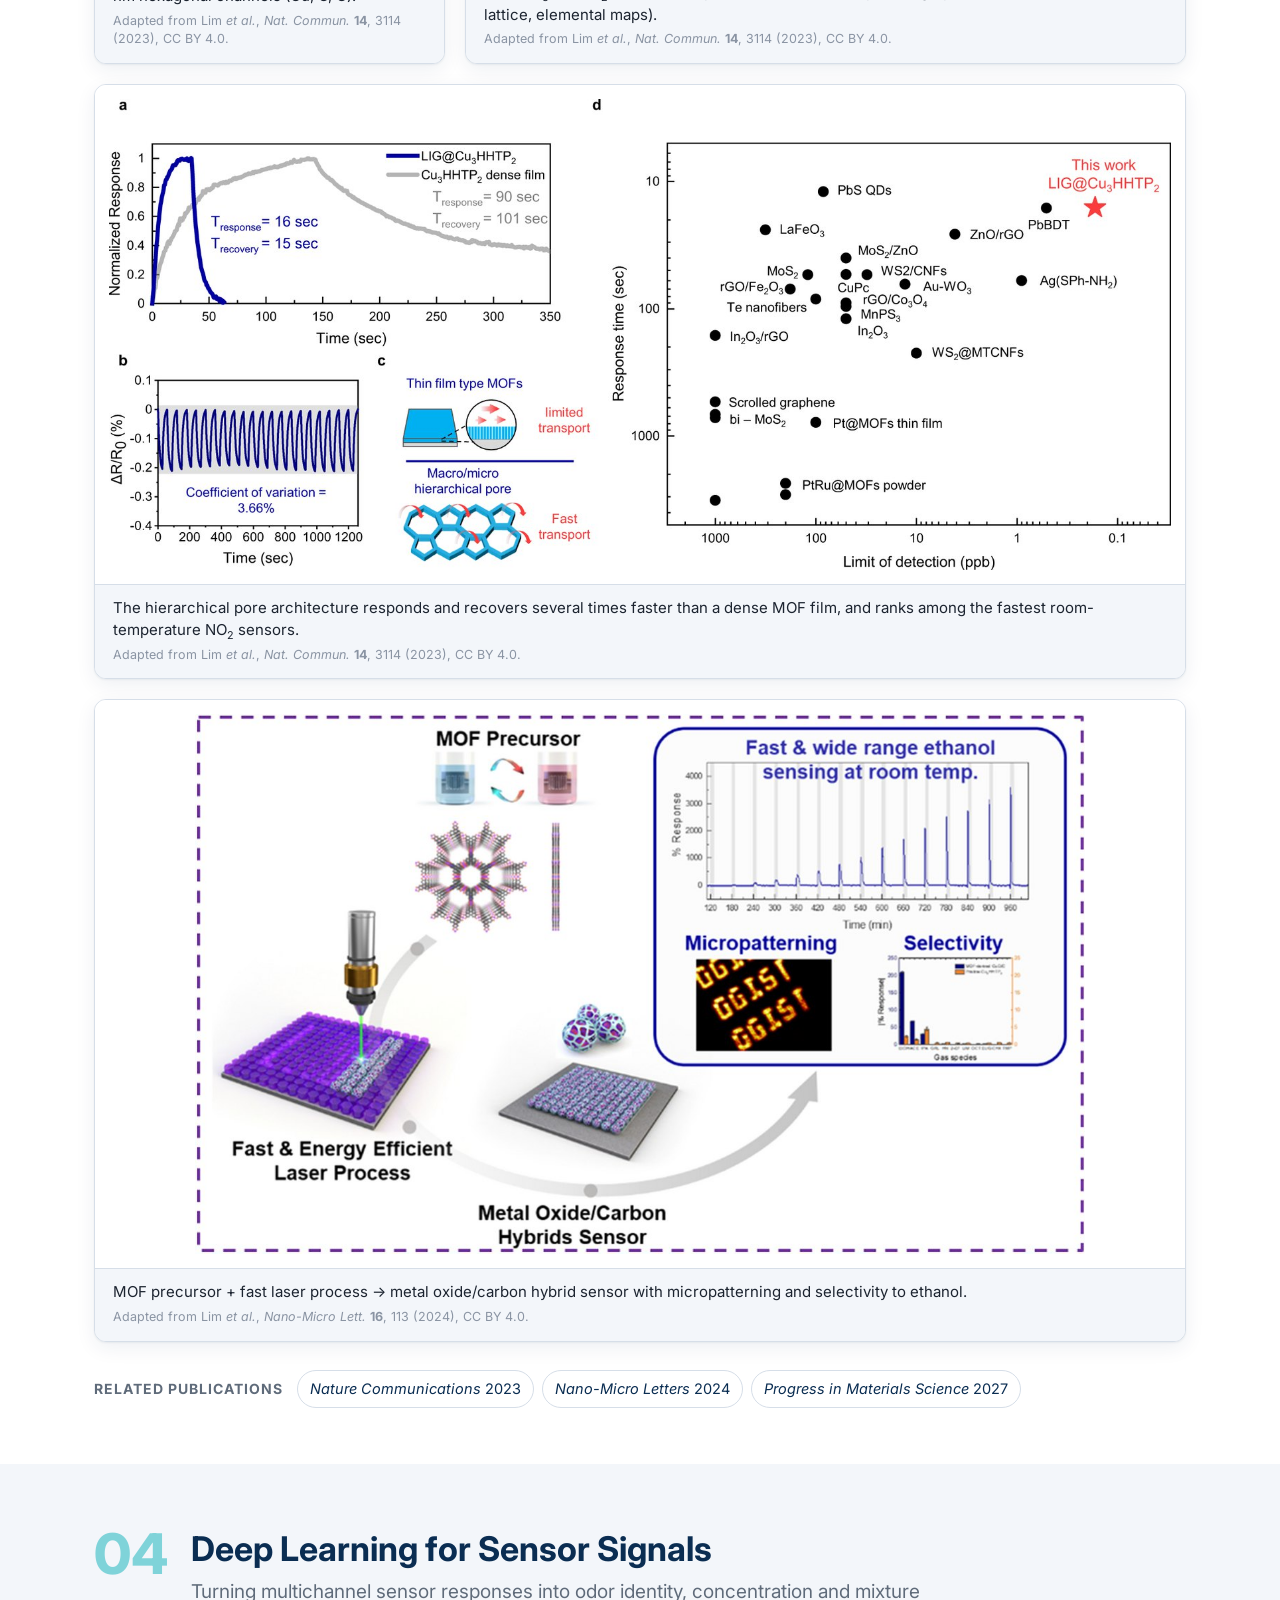
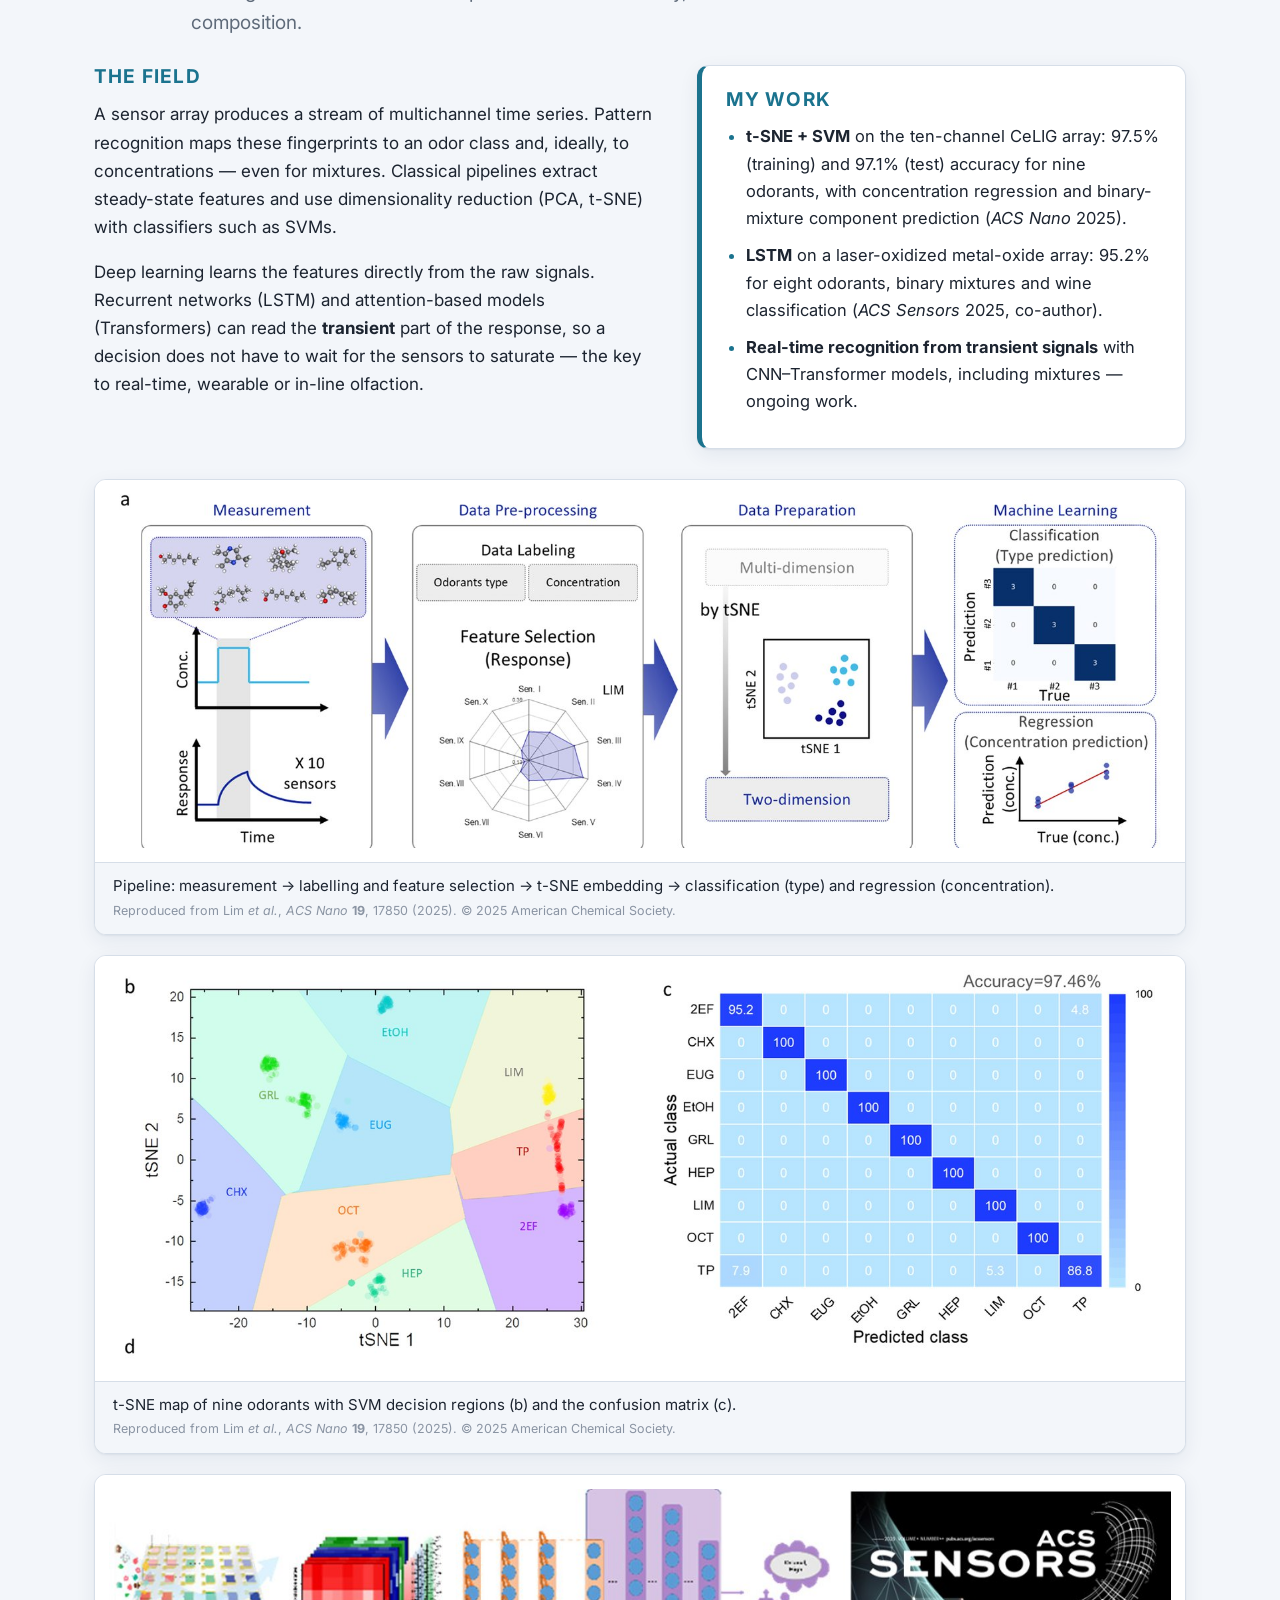
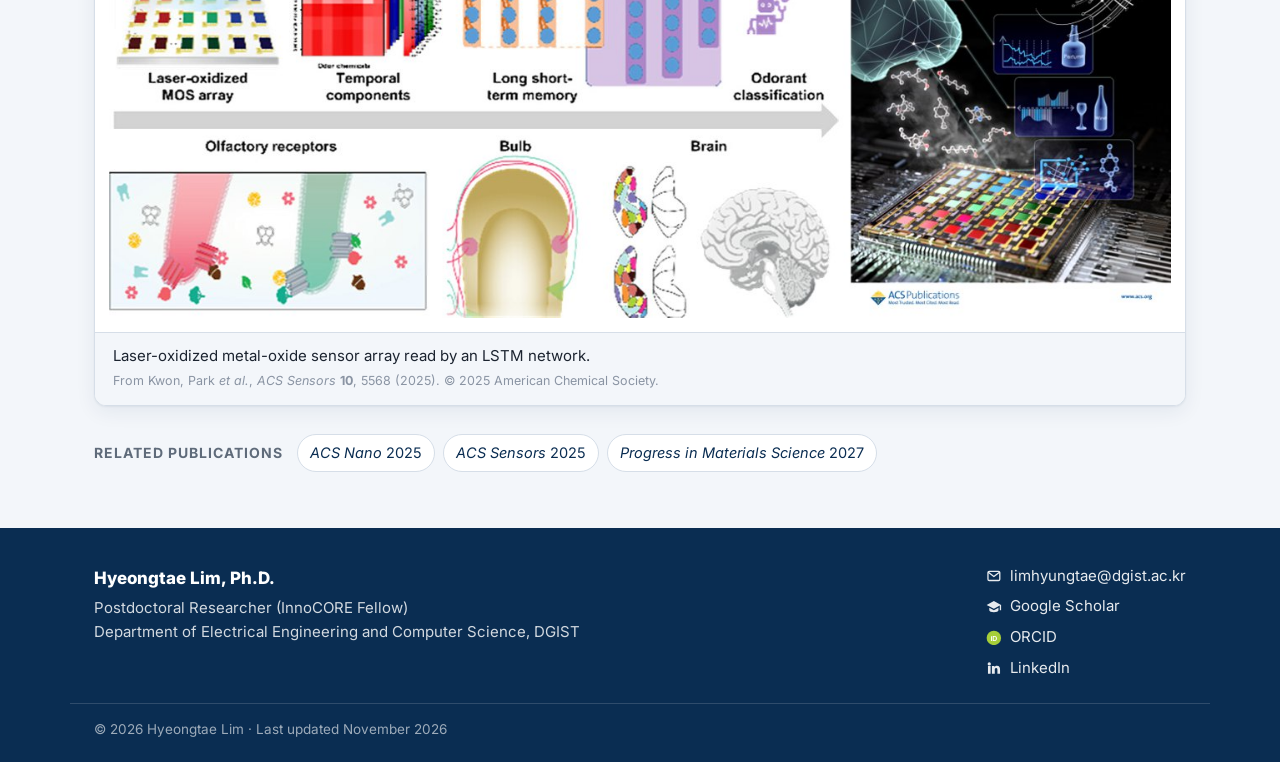
<file: research.html>
<!DOCTYPE html>
<html lang="en">
<head>
<meta charset="utf-8">
<meta name="viewport" content="width=device-width, initial-scale=1">
<title>Hyeongtae Lim | Research</title>
<meta name="description" content="Research on artificial olfactory sensors, laser processing, metal–organic frameworks and deep learning for sensor signals.">
<meta name="author" content="Hyeongtae Lim">
<meta property="og:type" content="website">
<meta property="og:title" content="Hyeongtae Lim | Research">
<meta property="og:description" content="Research on artificial olfactory sensors, laser processing, metal–organic frameworks and deep learning for sensor signals.">
<meta property="og:image" content="https://limhyeongtae.github.io/assets/img/og.jpg">
<meta property="og:url" content="https://limhyeongtae.github.io/research.html">
<link rel="canonical" href="https://limhyeongtae.github.io/research.html">
<link rel="icon" href="assets/favicon.svg" type="image/svg+xml">
<link rel="preconnect" href="https://fonts.googleapis.com">
<link rel="preconnect" href="https://fonts.gstatic.com" crossorigin>
<link href="https://fonts.googleapis.com/css2?family=Inter:wght@400;500;600;700;800&display=swap" rel="stylesheet">
<link rel="stylesheet" href="assets/css/style.css">
</head>
<body>
<header class="site-header">
  <div class="wrap nav-wrap">
    <a class="brand" href="index.html"><span class="brand-name">Hyeongtae Lim</span><span class="brand-sub">DGIST</span></a>
    <button class="nav-toggle" aria-label="Menu" aria-expanded="false"><span></span><span></span><span></span></button>
    <nav class="main-nav" aria-label="Main"><ul><li><a href="index.html">About Me</a></li><li class="has-sub"><a href="research.html" aria-current="page">Research</a><button class="sub-toggle" aria-label="Open Research menu" aria-expanded="false"><span></span></button><ul class="sub"><li><a href="research.html#olfaction">Artificial Olfactory Sensors</a></li><li><a href="research.html#laser">Laser Technology</a></li><li><a href="research.html#mof">Metal–Organic Frameworks (MOFs)</a></li><li><a href="research.html#ai">Deep Learning for Sensor Signals</a></li></ul></li><li class="has-sub"><a href="publications.html">Publications</a><button class="sub-toggle" aria-label="Open Publications menu" aria-expanded="false"><span></span></button><ul class="sub"><li><a href="publications.html">Journal Articles</a></li><li><a href="conferences.html">Conferences</a></li><li><a href="patents.html">Patents</a></li></ul></li><li><a href="news.html">Honors & News</a></li><li><a href="contact.html">Contact</a></li></ul></nav>
  </div>
</header>
<main>
<section class="page-hero"><div class="wrap"><p class="eyebrow">Research</p><h1>From materials to intelligence</h1><p class="hero-lead">I build sensor systems end to end: porous sensing materials, laser processes that diversify them into arrays, and models that read the patterns.</p></div></section>
<nav class="subnav" aria-label="Research topics"><div class="wrap"><a href="#olfaction"><span>01</span>Artificial Olfactory Sensors</a><a href="#laser"><span>02</span>Laser Technology</a><a href="#mof"><span>03</span>Metal–Organic Frameworks (MOFs)</a><a href="#ai"><span>04</span>Deep Learning for Sensor Signals</a></div></nav><section class="rsec" id="olfaction">
  <div class="wrap">
    <div class="rsec-head"><span class="rsec-num">01</span><div><h2>Artificial Olfactory Sensors</h2><p class="rsec-lead">Electronic noses that recognise odors the way biology does — by reading a pattern across many partly selective sensors.</p></div></div>
    <div class="rsec-grid">
      <div class="field"><h3 class="h3">The field</h3><p>Smell is the least digitised of our senses. Humans carry about 400 types of olfactory receptor, and almost none of them is specific to a single molecule: each responds, more or less strongly, to many odorants. The identity of an odor is encoded in the <strong>combination</strong> of receptors it activates, and the brain learns to read that pattern.</p><p>An electronic nose copies this logic with an <strong>array of cross-reactive gas sensors</strong> followed by pattern recognition. Its performance rests on two things: how <em>different</em> the channels are from one another, and how well the resulting fingerprints can be decoded. Building many chemically distinct channels, however, usually means many separate materials and deposition steps — which is why practical, compact e-noses remain rare.</p></div>
      <div class="mine"><h3 class="h3">My work</h3><ul><li><strong>Diversity by process.</strong> In my ACS Nano work, one laser step on a Ce-doped polyimide film writes ten sensing channels whose graphene structure and CeO<sub>x</sub> chemistry are set by laser power and pulse density — no masks, no separate coatings.</li><li><strong>Room-temperature chemiresistors</strong> from highly porous materials (LIG, conductive MOFs, MOF-derived oxide/carbon), so arrays run without micro-heaters and fit on flexible substrates.</li><li><strong>A roadmap for the field.</strong> My first-author review in <em>Progress in Materials Science</em> connects MOF material design to intelligent pattern recognition for artificial olfaction.</li></ul></div>
    </div>
    <div class="figs"><figure class="fig fig-full"><a class="zoom" href="assets/img/research/olf_overview.jpg"><img src="assets/img/research/olf_overview.jpg" alt="From biological to MOF-based artificial olfaction: single receptors ↔ sensing materials, receptor array ↔ sensor array, olfactory cortex ↔ machine learning." loading="lazy"></a><figcaption>From biological to MOF-based artificial olfaction: single receptors ↔ sensing materials, receptor array ↔ sensor array, olfactory cortex ↔ machine learning.<span class="src">From Lim &amp; Kwon, <em>Prog. Mater. Sci.</em> <strong>163</strong>, 101770 (2027).</span></figcaption></figure><figure class="fig fig-full"><a class="zoom" href="assets/img/research/olf_bio_celig.jpg"><img src="assets/img/research/olf_bio_celig.jpg" alt="Human olfaction (a) and its laser-written counterpart (b–d): a Ce-doped polyimide film patterned into chemically diversified CeLIG channels whose response patterns are classified by machine learning." loading="lazy"></a><figcaption>Human olfaction (a) and its laser-written counterpart (b–d): a Ce-doped polyimide film patterned into chemically diversified CeLIG channels whose response patterns are classified by machine learning.<span class="src">Reproduced from Lim <em>et al.</em>, <em>ACS Nano</em> <strong>19</strong>, 17850 (2025). © 2025 American Chemical Society.</span></figcaption></figure></div>
    <div class="related"><span>Related publications</span><a class="chip" href="publications.html#pms2027"><em>Progress in Materials Science</em> 2027</a><a class="chip" href="publications.html#acsnano2025"><em>ACS Nano</em> 2025</a><a class="chip" href="publications.html#acssensors2025"><em>ACS Sensors</em> 2025</a></div>
  </div>
</section><section class="rsec sec-tint" id="laser">
  <div class="wrap">
    <div class="rsec-head"><span class="rsec-num">02</span><div><h2>Laser Technology</h2><p class="rsec-lead">Using the laser as a materials tool: mask-free, in air, and programmable channel by channel.</p></div></div>
    <div class="rsec-grid">
      <div class="field"><h3 class="h3">The field</h3><p>Direct laser writing converts a precursor only where the beam lands. Through photothermal and photochemical reactions it can carbonise polymers, oxidise or reduce metals, crystallise and dope semiconductors — without masks, vacuum or high-temperature furnaces. <strong>Laser-induced graphene (LIG)</strong>, formed by scanning a laser over polyimide, is the best-known example: a porous, conductive 3D graphene network written in a single step.</p><p>Because the heating and cooling are extremely fast and local, the laser also reaches <strong>non-equilibrium</strong> structures — finely dispersed nanoparticles, defect-rich carbons, mixed oxidation states — and each pattern can receive its own dose. That makes the laser a natural way to build arrays of <em>different</em> materials on one chip.</p></div>
      <div class="mine"><h3 class="h3">My work</h3><ul><li><strong>UV pulsed laser</strong> → porous LIG scaffolds that host conductive MOFs (<em>Nat. Commun.</em> 2023).</li><li><strong>CO<sub>2</sub> laser</strong> → LIG with in situ CeO<sub>x</sub> nanoparticles, where power and pulse density program each channel's chemistry (<em>ACS Nano</em> 2025).</li><li><strong>532 nm CW laser</strong> → laser calcination of MOF films into metal oxide/carbon composites with sub-2 µm patterning (<em>Nano-Micro Lett.</em> 2024).</li><li>Laser oxidation of metal films into multichannel metal-oxide arrays (<em>ACS Sensors</em> 2025, co-author).</li></ul></div>
    </div>
    <div class="figs"><figure class="fig fig-wide"><a class="zoom" href="assets/img/research/laser_hero.jpg"><img src="assets/img/research/laser_hero.jpg" alt="Laser writing of graphene for gas sensing (featured image)." loading="lazy"></a><figcaption>Laser writing of graphene for gas sensing (featured image).<span class="src">From Lim <em>et al.</em>, <em>Nat. Commun.</em> <strong>14</strong>, 3114 (2023), CC BY 4.0.</span></figcaption></figure><figure class="fig fig-half"><a class="zoom" href="assets/img/research/laser_uv.jpg"><img src="assets/img/research/laser_uv.jpg" alt="UV pulsed laser writes LIG electrodes, which are then coated with a conductive MOF layer by layer." loading="lazy"></a><figcaption>UV pulsed laser writes LIG electrodes, which are then coated with a conductive MOF layer by layer.<span class="src">Adapted from Lim <em>et al.</em>, <em>Nat. Commun.</em> <strong>14</strong>, 3114 (2023), CC BY 4.0.</span></figcaption></figure><figure class="fig fig-half"><a class="zoom" href="assets/img/research/laser_co2.jpg"><img src="assets/img/research/laser_co2.jpg" alt="CO2-laser patterning of Ce-doped polyimide: specific power and pulse-per-inch diversify each CeLIG channel." loading="lazy"></a><figcaption>CO<sub>2</sub>-laser patterning of Ce-doped polyimide: specific power and pulse-per-inch diversify each CeLIG channel.<span class="src">Reproduced from Lim <em>et al.</em>, <em>ACS Nano</em> <strong>19</strong>, 17850 (2025). © 2025 American Chemical Society.</span></figcaption></figure><figure class="fig fig-full"><a class="zoom" href="assets/img/research/laser_cw.jpg"><img src="assets/img/research/laser_cw.jpg" alt="A 532 nm CW laser converts a Cu3(HHTP)2 MOF film into patterned CuO/C sensing layers; unexposed MOF is then removed." loading="lazy"></a><figcaption>A 532 nm CW laser converts a Cu<sub>3</sub>(HHTP)<sub>2</sub> MOF film into patterned CuO/C sensing layers; unexposed MOF is then removed.<span class="src">Adapted from Lim <em>et al.</em>, <em>Nano-Micro Lett.</em> <strong>16</strong>, 113 (2024), CC BY 4.0.</span></figcaption></figure></div>
    <div class="related"><span>Related publications</span><a class="chip" href="publications.html#nc2023"><em>Nature Communications</em> 2023</a><a class="chip" href="publications.html#acsnano2025"><em>ACS Nano</em> 2025</a><a class="chip" href="publications.html#nml2024"><em>Nano-Micro Letters</em> 2024</a><a class="chip" href="publications.html#acssensors2025"><em>ACS Sensors</em> 2025</a></div>
  </div>
</section><section class="rsec" id="mof">
  <div class="wrap">
    <div class="rsec-head"><span class="rsec-num">03</span><div><h2>Metal–Organic Frameworks (MOFs)</h2><p class="rsec-lead">Porous crystals designed molecule by molecule — and, when conductive, ideal room-temperature sensing layers.</p></div></div>
    <div class="rsec-grid">
      <div class="field"><h3 class="h3">The field</h3><p>Metal–organic frameworks are crystalline networks of metal nodes joined by organic linkers. They combine record surface areas with pores and chemistry that can be designed almost atom by atom, so gas molecules can be concentrated and recognised at the pore walls.</p><p>Most MOFs are electrical insulators, but <strong>two-dimensional π-conjugated MOFs</strong> such as Cu<sub>3</sub>(HHTP)<sub>2</sub> conduct charge through their stacked layers, turning gas adsorption directly into a resistance change at room temperature. The practical challenges are integrating them as thin films on devices and getting gas in and out quickly — a dense film is slow because molecules must diffuse through it. MOFs are also excellent <strong>precursors</strong>: heating them leaves metal oxides finely mixed with carbon.</p></div>
      <div class="mine"><h3 class="h3">My work</h3><ul><li><strong>Lung-inspired hierarchy.</strong> Layer-by-layer growth of Cu<sub>3</sub>(HHTP)<sub>2</sub> on porous LIG combines macropores for gas transport with MOF micropores for adsorption: ppb-level NO<sub>2</sub> detection at room temperature with 16 s response and 15 s recovery, versus about 90 s / 101 s for a dense MOF film (<em>Nat. Commun.</em> 2023).</li><li><strong>MOF-derived composites by laser.</strong> A MOF precursor distributes metal and carbon uniformly, so laser calcination gives homogeneous CuO/C with fast, wide-range ethanol sensing at room temperature (<em>Nano-Micro Lett.</em> 2024).</li><li>Current work extends both routes to multichannel MOF-based electronic noses.</li></ul></div>
    </div>
    <div class="figs"><figure class="fig fig-third"><a class="zoom" href="assets/img/research/mof_structure.jpg"><img src="assets/img/research/mof_structure.jpg" alt="Cu3(HHTP)2: a 2D conductive MOF with ~2 nm hexagonal channels (Cu, O, C)." loading="lazy"></a><figcaption>Cu<sub>3</sub>(HHTP)<sub>2</sub>: a 2D conductive MOF with ~2 nm hexagonal channels (Cu, O, C).<span class="src">Adapted from Lim <em>et al.</em>, <em>Nat. Commun.</em> <strong>14</strong>, 3114 (2023), CC BY 4.0.</span></figcaption></figure><figure class="fig fig-twothird"><a class="zoom" href="assets/img/research/mof_micro.jpg"><img src="assets/img/research/mof_micro.jpg" alt="LIG@Cu3(HHTP)2: MOF nanocrystals cover the macroporous graphene walls (SEM, HRTEM lattice, elemental maps)." loading="lazy"></a><figcaption>LIG@Cu<sub>3</sub>(HHTP)<sub>2</sub>: MOF nanocrystals cover the macroporous graphene walls (SEM, HRTEM lattice, elemental maps).<span class="src">Adapted from Lim <em>et al.</em>, <em>Nat. Commun.</em> <strong>14</strong>, 3114 (2023), CC BY 4.0.</span></figcaption></figure><figure class="fig fig-full"><a class="zoom" href="assets/img/research/mof_speed.jpg"><img src="assets/img/research/mof_speed.jpg" alt="The hierarchical pore architecture responds and recovers several times faster than a dense MOF film, and ranks among the fastest room-temperature NO2 sensors." loading="lazy"></a><figcaption>The hierarchical pore architecture responds and recovers several times faster than a dense MOF film, and ranks among the fastest room-temperature NO<sub>2</sub> sensors.<span class="src">Adapted from Lim <em>et al.</em>, <em>Nat. Commun.</em> <strong>14</strong>, 3114 (2023), CC BY 4.0.</span></figcaption></figure><figure class="fig fig-full"><a class="zoom" href="assets/img/research/mof_derived.jpg"><img src="assets/img/research/mof_derived.jpg" alt="MOF precursor + fast laser process → metal oxide/carbon hybrid sensor with micropatterning and selectivity to ethanol." loading="lazy"></a><figcaption>MOF precursor + fast laser process → metal oxide/carbon hybrid sensor with micropatterning and selectivity to ethanol.<span class="src">Adapted from Lim <em>et al.</em>, <em>Nano-Micro Lett.</em> <strong>16</strong>, 113 (2024), CC BY 4.0.</span></figcaption></figure></div>
    <div class="related"><span>Related publications</span><a class="chip" href="publications.html#nc2023"><em>Nature Communications</em> 2023</a><a class="chip" href="publications.html#nml2024"><em>Nano-Micro Letters</em> 2024</a><a class="chip" href="publications.html#pms2027"><em>Progress in Materials Science</em> 2027</a></div>
  </div>
</section><section class="rsec sec-tint" id="ai">
  <div class="wrap">
    <div class="rsec-head"><span class="rsec-num">04</span><div><h2>Deep Learning for Sensor Signals</h2><p class="rsec-lead">Turning multichannel sensor responses into odor identity, concentration and mixture composition.</p></div></div>
    <div class="rsec-grid">
      <div class="field"><h3 class="h3">The field</h3><p>A sensor array produces a stream of multichannel time series. Pattern recognition maps these fingerprints to an odor class and, ideally, to concentrations — even for mixtures. Classical pipelines extract steady-state features and use dimensionality reduction (PCA, t-SNE) with classifiers such as SVMs.</p><p>Deep learning learns the features directly from the raw signals. Recurrent networks (LSTM) and attention-based models (Transformers) can read the <strong>transient</strong> part of the response, so a decision does not have to wait for the sensors to saturate — the key to real-time, wearable or in-line olfaction.</p></div>
      <div class="mine"><h3 class="h3">My work</h3><ul><li><strong>t-SNE + SVM</strong> on the ten-channel CeLIG array: 97.5% (training) and 97.1% (test) accuracy for nine odorants, with concentration regression and binary-mixture component prediction (<em>ACS Nano</em> 2025).</li><li><strong>LSTM</strong> on a laser-oxidized metal-oxide array: 95.2% for eight odorants, binary mixtures and wine classification (<em>ACS Sensors</em> 2025, co-author).</li><li><strong>Real-time recognition from transient signals</strong> with CNN–Transformer models, including mixtures — ongoing work.</li></ul></div>
    </div>
    <div class="figs"><figure class="fig fig-full"><a class="zoom" href="assets/img/research/ai_pipeline.jpg"><img src="assets/img/research/ai_pipeline.jpg" alt="Pipeline: measurement → labelling and feature selection → t-SNE embedding → classification (type) and regression (concentration)." loading="lazy"></a><figcaption>Pipeline: measurement → labelling and feature selection → t-SNE embedding → classification (type) and regression (concentration).<span class="src">Reproduced from Lim <em>et al.</em>, <em>ACS Nano</em> <strong>19</strong>, 17850 (2025). © 2025 American Chemical Society.</span></figcaption></figure><figure class="fig fig-full"><a class="zoom" href="assets/img/research/ai_tsne_cm.jpg"><img src="assets/img/research/ai_tsne_cm.jpg" alt="t-SNE map of nine odorants with SVM decision regions (b) and the confusion matrix (c)." loading="lazy"></a><figcaption>t-SNE map of nine odorants with SVM decision regions (b) and the confusion matrix (c).<span class="src">Reproduced from Lim <em>et al.</em>, <em>ACS Nano</em> <strong>19</strong>, 17850 (2025). © 2025 American Chemical Society.</span></figcaption></figure><figure class="fig fig-full"><a class="zoom" href="assets/img/research/ai_lstm.jpg"><img src="assets/img/research/ai_lstm.jpg" alt="Laser-oxidized metal-oxide sensor array read by an LSTM network." loading="lazy"></a><figcaption>Laser-oxidized metal-oxide sensor array read by an LSTM network.<span class="src">From Kwon, Park <em>et al.</em>, <em>ACS Sensors</em> <strong>10</strong>, 5568 (2025). © 2025 American Chemical Society.</span></figcaption></figure></div>
    <div class="related"><span>Related publications</span><a class="chip" href="publications.html#acsnano2025"><em>ACS Nano</em> 2025</a><a class="chip" href="publications.html#acssensors2025"><em>ACS Sensors</em> 2025</a><a class="chip" href="publications.html#pms2027"><em>Progress in Materials Science</em> 2027</a></div>
  </div>
</section>
</main>
<footer class="site-footer">
  <div class="wrap foot">
    <div>
      <div class="foot-name">Hyeongtae Lim, Ph.D.</div>
      <div>Postdoctoral Researcher (InnoCORE Fellow)<br>Department of Electrical Engineering and Computer Science, DGIST</div>
    </div>
    <div class="foot-links">
      <a href="mailto:limhyungtae@dgist.ac.kr"><svg viewBox="0 0 24 24" aria-hidden="true" fill="none" stroke="currentColor" stroke-width="2" stroke-linejoin="round"><rect x="3" y="5" width="18" height="14" rx="2"/><path d="m3.5 6.5 8.5 6.5 8.5-6.5"/></svg><span>limhyungtae@dgist.ac.kr</span></a>
      <a href="https://scholar.google.com/citations?user=sMn53iEAAAAJ" target="_blank" rel="noopener"><svg viewBox="0 0 24 24" aria-hidden="true"><path d="M12 3 1 9l11 6 9-4.91V17h2V9L12 3z"/><path d="M5 13.18v3.82c0 1.66 3.13 3 7 3s7-1.34 7-3v-3.82L12 17l-7-3.82z"/></svg><span>Google Scholar</span></a>
      <a href="https://orcid.org/0000-0001-6417-3312" target="_blank" rel="noopener"><svg viewBox="0 0 24 24" aria-hidden="true"><circle cx="12" cy="12" r="11" fill="#A6CE39"/><text x="12" y="16.2" text-anchor="middle" font-size="10.5" font-weight="700" font-family="Arial, sans-serif" fill="#fff">iD</text></svg><span>ORCID</span></a>
      <a href="https://www.linkedin.com/in/hyeongtaelim" target="_blank" rel="noopener"><svg viewBox="0 0 24 24" aria-hidden="true"><path d="M4.98 3.5a2.5 2.5 0 1 1 0 5 2.5 2.5 0 0 1 0-5zM3 9h4v12H3V9zm6 0h3.8v1.7h.05c.53-1 1.83-2.05 3.77-2.05 4.03 0 4.78 2.65 4.78 6.1V21h-4v-5.6c0-1.34-.03-3.06-1.86-3.06-1.87 0-2.15 1.46-2.15 2.96V21H9V9z"/></svg><span>LinkedIn</span></a>
    </div>
  </div>
  <div class="wrap foot-note">© 2026 Hyeongtae Lim · Last updated November 2026</div>
</footer>
<div class="lightbox" hidden><button class="lb-close" aria-label="Close">×</button><img alt=""></div>
<script src="assets/js/main.js"></script>
</body>
</html>
</file>
<file: assets/css/style.css>
/* Hyeongtae Lim — research website. Palette follows the Research Summary poster (navy / teal / ice). */
:root {
  --navy: #0A2D52; --navy2: #12406B; --teal: #1B738E; --tealdk: #145A70; --lteal: #7FD3D9;
  --blue: #004990; --red: #CF2129; --ink: #1C2430; --gray: #5F6B7A; --lgray: #8A94A3;
  --border: #D6DEE8; --tint: #F3F6FA; --ice: #D8E7F3; --white: #fff;
  --radius: 12px; --shadow: 0 1px 2px rgba(10, 45, 82, .06), 0 6px 20px rgba(10, 45, 82, .07);
  --wrap: 1140px; --hdr: 66px;
}
* { box-sizing: border-box; }
html { scroll-behavior: smooth; scroll-padding-top: calc(var(--hdr) + 64px); }
body { margin: 0; font-family: Inter, "Segoe UI", Roboto, "Helvetica Neue", Arial, "Noto Sans KR", sans-serif;
  font-size: 17px; line-height: 1.65; color: var(--ink); background: var(--white); -webkit-font-smoothing: antialiased; }
img { max-width: 100%; height: auto; display: block; }
a { color: var(--teal); text-decoration: none; }
a:hover { color: var(--navy); text-decoration: underline; text-underline-offset: 3px; }
:focus-visible { outline: 3px solid var(--lteal); outline-offset: 2px; border-radius: 4px; }
svg { width: 1.05em; height: 1.05em; fill: currentColor; flex: none; }
svg[fill="none"] { fill: none; }
.wrap { max-width: var(--wrap); margin: 0 auto; padding: 0 24px; }
sub, sup { font-size: .72em; line-height: 0; }
h1, h2, h3, h4 { line-height: 1.25; color: var(--navy); margin: 0 0 .5em; }
p { margin: 0 0 1em; }

/* ---------- header */
.site-header { position: sticky; top: 0; z-index: 50; background: var(--navy); box-shadow: 0 2px 12px rgba(0, 0, 0, .18); }
.nav-wrap { display: flex; align-items: center; justify-content: space-between; height: var(--hdr); }
.brand { display: flex; flex-direction: column; color: #fff; line-height: 1.15; }
.brand:hover { color: #fff; text-decoration: none; }
.brand-name { font-weight: 800; font-size: 20px; letter-spacing: .2px; }
.brand-sub { font-size: 12.5px; color: var(--lteal); letter-spacing: .4px; }
.main-nav > ul { display: flex; gap: 4px; list-style: none; margin: 0; padding: 0; }
.main-nav li { position: relative; }
.main-nav > ul > li > a { display: block; padding: 10px 14px; color: rgba(255, 255, 255, .88); font-weight: 600; font-size: 15.5px; border-radius: 8px; }
.main-nav > ul > li > a:hover, .main-nav > ul > li > a[aria-current] { color: #fff; background: rgba(255, 255, 255, .1); text-decoration: none; }
.main-nav > ul > li > a[aria-current] { box-shadow: inset 0 -3px 0 var(--lteal); border-radius: 8px 8px 0 0; }
.sub { display: none; position: absolute; top: 100%; left: 0; min-width: 270px; list-style: none; margin: 0; padding: 8px;
  background: #fff; border-radius: 10px; box-shadow: 0 12px 32px rgba(10, 45, 82, .22); }
.sub a { display: block; padding: 9px 12px; color: var(--navy); font-weight: 500; font-size: 15px; border-radius: 6px; }
.sub a:hover { background: var(--tint); text-decoration: none; }
.has-sub:hover .sub, .has-sub:focus-within .sub { display: block; }
.sub-toggle, .nav-toggle { display: none; }

/* ---------- heroes */
.home-hero, .page-hero { color: #fff; background: linear-gradient(135deg, var(--navy) 0%, var(--navy2) 52%, var(--teal) 100%); position: relative; overflow: hidden; }
.home-hero::after, .page-hero::after { content: ""; position: absolute; inset: 0; pointer-events: none;
  background: radial-gradient(circle at 85% 20%, rgba(127, 211, 217, .22), transparent 45%); }
.page-hero .wrap { padding-top: 54px; padding-bottom: 50px; position: relative; z-index: 1; }
.page-hero h1 { color: #fff; font-size: 40px; margin: 0; }
.eyebrow { text-transform: uppercase; letter-spacing: 1.6px; font-size: 13px; font-weight: 700; color: var(--lteal); margin: 0 0 8px; }
.hero-lead { max-width: 760px; color: rgba(255, 255, 255, .88); font-size: 18.5px; margin: 14px 0 0; }
.hero-grid { display: grid; grid-template-columns: 240px 1fr; gap: 48px; align-items: center; padding-top: 56px; padding-bottom: 56px; position: relative; z-index: 1; }
.portrait { width: 240px; height: 320px; object-fit: cover; border-radius: 16px; border: 4px solid rgba(255, 255, 255, .9); box-shadow: 0 12px 34px rgba(0, 0, 0, .3); }
.home-hero h1 { color: #fff; font-size: 46px; margin: 0 0 6px; letter-spacing: -.4px; }
.home-hero .deg { font-weight: 600; font-size: .62em; color: var(--lteal); }
.aff { color: rgba(255, 255, 255, .85); margin: 0 0 16px; }
.tagline { font-size: 20px; font-weight: 500; max-width: 720px; margin: 0 0 24px; color: #fff; }
.hero-links { display: flex; flex-wrap: wrap; gap: 10px; }

/* ---------- buttons, chips, badges */
.btn { display: inline-flex; align-items: center; gap: 8px; padding: 10px 16px; border-radius: 999px; font-weight: 600; font-size: 15px; border: 1.5px solid transparent; }
.btn:hover { text-decoration: none; }
.btn-light { background: #fff; color: var(--navy); }
.btn-light:hover { background: var(--ice); color: var(--navy); }
.btn-outline { border-color: rgba(255, 255, 255, .7); color: #fff; }
.btn-outline:hover { background: rgba(255, 255, 255, .12); color: #fff; }
.btn-small { padding: 7px 14px; font-size: 14px; background: var(--navy); color: #fff; }
.btn-small:hover { background: var(--teal); color: #fff; }
.btn-small svg { width: .9em; height: .9em; }
.badge { display: inline-block; font-size: 12.5px; font-weight: 700; letter-spacing: .3px; padding: 3px 10px; border-radius: 999px; background: var(--tint); color: var(--gray); border: 1px solid var(--border); }
.b-first { background: var(--navy); color: #fff; border-color: var(--navy); }
.b-cover { background: #E6F4F6; color: var(--tealdk); border-color: #BFE3E8; }
.b-press { background: #FFF4E5; color: #9A5B00; border-color: #F5D9A8; }
.b-review { background: var(--ice); color: var(--blue); border-color: #B9D3EA; }
.b-oa { background: #EEF7EF; color: #2E7D32; border-color: #C8E6C9; }
.b-up, .tag.t-up { background: var(--red); color: #fff; border-color: var(--red); }
.b-invited { background: var(--teal); color: #fff; border-color: var(--teal); }
.b-oral { background: var(--ice); color: var(--navy); border-color: #B9D3EA; }
.b-poster, .b-presentation { background: #fff; color: var(--gray); border-color: var(--border); }
.b-granted { background: #2E7D32; color: #fff; border-color: #2E7D32; }
.b-pending { background: var(--ice); color: var(--navy); border-color: #B9D3EA; }
.chip { display: inline-block; padding: 6px 12px; border-radius: 999px; background: #fff; border: 1px solid var(--border); font-size: 14.5px; color: var(--navy); }
.chip:hover { border-color: var(--teal); color: var(--teal); text-decoration: none; }
.me { font-weight: 700; color: var(--navy); text-decoration: underline; text-decoration-color: var(--lteal); text-decoration-thickness: 2px; text-underline-offset: 3px; }

/* ---------- generic sections */
.sec { padding: 64px 0; }
.sec.pt0 { padding-top: 28px; }
.sec-tint, .rsec.sec-tint { background: var(--tint); }
.h2 { font-size: 30px; margin-bottom: 22px; letter-spacing: -.2px; }
.h2::after { content: ""; display: block; width: 44px; height: 4px; border-radius: 2px; background: var(--lteal); margin-top: 10px; }
.h3 { font-size: 19px; text-transform: uppercase; letter-spacing: 1.2px; color: var(--teal); margin: 0 0 12px; }
.sec-head { display: flex; justify-content: space-between; align-items: baseline; gap: 16px; }
.more { font-weight: 600; white-space: nowrap; }
.muted { color: var(--gray); }

/* ---------- home */
.about-grid { display: grid; grid-template-columns: 1fr 340px; gap: 48px; align-items: start; }
.avail { display: inline-block; background: var(--ice); color: var(--navy); border-left: 4px solid var(--teal); padding: 10px 16px; border-radius: 0 8px 8px 0; font-weight: 500; }
.side-card { background: var(--tint); border: 1px solid var(--border); border-radius: var(--radius); padding: 24px; }
.side-card h3 { font-size: 15px; text-transform: uppercase; letter-spacing: 1.2px; color: var(--teal); margin: 0 0 10px; }
.side-card h3:not(:first-child) { margin-top: 22px; }
.interest-list { list-style: none; padding: 0; margin: 0; }
.interest-list li { padding: 7px 0 7px 16px; border-bottom: 1px solid var(--border); position: relative; font-size: 15.5px; line-height: 1.45; }
.interest-list li::before { content: ""; position: absolute; left: 0; top: 15px; width: 7px; height: 7px; border-radius: 50%; background: var(--teal); }
.interest-list a { color: var(--ink); }
.side-contact { font-size: 15.5px; margin: 0; }
.hl-row { display: grid; grid-template-columns: repeat(3, 1fr); gap: 18px; margin-top: 40px; }
.hl { background: #fff; border: 1px solid var(--border); border-radius: var(--radius); padding: 22px; box-shadow: var(--shadow); border-top: 4px solid var(--teal); }
.hl-num { font-size: 32px; font-weight: 800; color: var(--navy); line-height: 1.1; }
.hl-lab { font-weight: 700; color: var(--teal); margin: 4px 0 4px; }
.hl-sub { font-size: 14.5px; color: var(--gray); line-height: 1.5; }
.rcards { display: grid; grid-template-columns: repeat(4, 1fr); gap: 20px; }
.rcard { background: #fff; border: 1px solid var(--border); border-radius: var(--radius); overflow: hidden; box-shadow: var(--shadow); color: var(--ink); display: flex; flex-direction: column; transition: transform .15s, box-shadow .15s; }
.rcard:hover { transform: translateY(-3px); box-shadow: 0 10px 30px rgba(10, 45, 82, .16); text-decoration: none; color: var(--ink); }
.rcard img { aspect-ratio: 4 / 3; object-fit: cover; width: 100%; border-bottom: 1px solid var(--border); background: #fff; }
.rcard-body { padding: 16px 18px 20px; }
.rnum { font-size: 13px; font-weight: 800; color: var(--teal); letter-spacing: 1px; }
.rcard h3 { font-size: 18px; margin: 4px 0 8px; }
.rcard p { font-size: 14.5px; color: var(--gray); line-height: 1.5; margin: 0; }
.two-col { display: grid; grid-template-columns: 1.1fr 1fr; gap: 56px; }
.timeline { list-style: none; padding: 0; margin: 0 0 28px; border-left: 2px solid var(--ice); }
.timeline li { position: relative; padding: 0 0 22px 24px; }
.timeline li::before { content: ""; position: absolute; left: -7px; top: 6px; width: 12px; height: 12px; border-radius: 50%; background: #fff; border: 3px solid var(--teal); }
.tl-date { font-size: 14px; font-weight: 700; color: var(--teal); }
.tl-title { font-weight: 700; color: var(--navy); font-size: 17.5px; }
.tl-place { color: var(--gray); font-size: 15px; }
.tl-body p { font-size: 15.5px; margin: 4px 0 0; }
.timeline.compact li { padding-bottom: 14px; }
.skills { display: grid; grid-template-columns: 1fr 1fr; gap: 14px; }
.skill { border: 1px solid var(--border); border-radius: 10px; padding: 14px 16px; background: #fff; }
.skill h4 { font-size: 15.5px; margin: 0 0 4px; }
.skill p { font-size: 14.5px; color: var(--gray); margin: 0; line-height: 1.5; }
.sel-grid { display: grid; grid-template-columns: repeat(2, 1fr); gap: 18px; }
.sel { display: grid; grid-template-columns: 170px 1fr; gap: 16px; align-items: center; background: #fff; border: 1px solid var(--border); border-radius: var(--radius); padding: 14px; box-shadow: var(--shadow); color: var(--ink); }
.sel:hover { text-decoration: none; border-color: var(--teal); color: var(--ink); }
.sel img { width: 170px; height: 110px; object-fit: contain; background: #fff; }
.sel-j { font-size: 13.5px; font-weight: 700; color: var(--teal); text-transform: uppercase; letter-spacing: .6px; }
.sel-t { font-weight: 600; color: var(--navy); line-height: 1.4; font-size: 15.5px; }

/* ---------- research */
.subnav { position: sticky; top: var(--hdr); z-index: 40; background: rgba(255, 255, 255, .96); backdrop-filter: blur(6px); border-bottom: 1px solid var(--border); }
.subnav .wrap { display: flex; gap: 6px; overflow-x: auto; padding-top: 10px; padding-bottom: 10px; }
.subnav a { white-space: nowrap; padding: 7px 14px; border-radius: 999px; color: var(--navy); font-weight: 600; font-size: 15px; border: 1px solid transparent; }
.subnav a span { color: var(--teal); margin-right: 6px; font-weight: 800; }
.subnav a:hover, .subnav a.on { border-color: var(--border); background: var(--tint); text-decoration: none; }
.rsec { padding: 64px 0 56px; }
.rsec-head { display: flex; gap: 22px; align-items: flex-start; margin-bottom: 26px; }
.rsec-num { font-size: 56px; font-weight: 800; line-height: .95; color: var(--lteal); }
.rsec-head h2 { font-size: 34px; margin: 0 0 6px; }
.rsec-lead { font-size: 19px; color: var(--gray); margin: 0; max-width: 820px; }
.rsec-grid { display: grid; grid-template-columns: 1.15fr 1fr; gap: 40px; margin-bottom: 30px; }
.mine { background: #fff; border: 1px solid var(--border); border-left: 5px solid var(--teal); border-radius: var(--radius); padding: 22px 24px; box-shadow: var(--shadow); }
.mine ul { margin: 0; padding-left: 20px; }
.mine li { margin-bottom: 10px; font-size: 16.5px; }
.mine li::marker { color: var(--teal); }
.stats { display: grid; grid-template-columns: repeat(3, 1fr); gap: 16px; margin-bottom: 32px; }
.stat { background: var(--navy); color: #fff; border-radius: var(--radius); padding: 18px 20px; }
.stat-n { font-size: 30px; font-weight: 800; line-height: 1.1; color: var(--lteal); }
.stat-l { font-size: 14.5px; color: rgba(255, 255, 255, .85); margin-top: 4px; }
.figs { display: grid; grid-template-columns: repeat(6, 1fr); gap: 20px; }
.fig { margin: 0; background: #fff; border: 1px solid var(--border); border-radius: var(--radius); overflow: hidden; box-shadow: var(--shadow); display: flex; flex-direction: column; }
.fig-full { grid-column: span 6; }
.fig-half { grid-column: span 3; }
.fig-third { grid-column: span 2; }
.fig-twothird { grid-column: span 4; }
.fig .zoom { display: flex; align-items: center; justify-content: center; padding: 14px; flex: 1; background: #fff; cursor: zoom-in; }
.fig-full .zoom img { max-height: 540px; width: auto; }
.fig-wide { grid-column: span 6; }
.fig-wide .zoom { padding: 0; }
.fig-wide .zoom img { width: 100%; max-height: 440px; object-fit: cover; }
.fig-half .zoom img, .fig-third .zoom img, .fig-twothird .zoom img { max-height: 520px; width: auto; }
.fig figcaption { padding: 12px 18px 14px; font-size: 15px; color: var(--ink); border-top: 1px solid var(--border); background: var(--tint); line-height: 1.5; }
.fig .src { display: block; font-size: 12.5px; color: var(--lgray); margin-top: 4px; }
.related { display: flex; flex-wrap: wrap; gap: 8px; align-items: center; margin-top: 28px; }
.related > span { font-weight: 700; color: var(--gray); font-size: 14px; text-transform: uppercase; letter-spacing: 1px; margin-right: 6px; }

/* ---------- publications */
.tabs { display: flex; gap: 6px; margin-top: -24px; position: relative; z-index: 2; }
.tabs a { background: #fff; color: var(--navy); font-weight: 700; padding: 12px 22px; border-radius: 10px 10px 0 0; border: 1px solid var(--border); border-bottom: none; box-shadow: 0 -4px 14px rgba(10, 45, 82, .08); }
.tabs a.on { background: var(--teal); color: #fff; border-color: var(--teal); }
.tabs a:hover { text-decoration: none; }
.pub-bar { display: flex; flex-wrap: wrap; gap: 14px; justify-content: space-between; align-items: center; padding: 14px 0 6px; border-bottom: 1px solid var(--border); }
.filters button { font: inherit; font-size: 14.5px; font-weight: 600; padding: 7px 15px; border-radius: 999px; border: 1.5px solid var(--border); background: #fff; color: var(--navy); cursor: pointer; }
.filters button.on { background: var(--navy); border-color: var(--navy); color: #fff; }
.legend { font-size: 14px; color: var(--gray); margin: 0; }
.year { font-size: 26px; color: var(--teal); margin: 34px 0 8px; padding-bottom: 6px; border-bottom: 2px solid var(--ice); }
.pub { display: grid; grid-template-columns: 220px 1fr 210px; gap: 28px; padding: 28px 0; border-bottom: 1px solid var(--border); }
.pub-authors { font-size: 14.5px; color: var(--gray); line-height: 1.55; }
.pub-n { display: block; font-weight: 800; color: var(--navy); font-size: 16px; margin-bottom: 4px; }
.pub-title { font-size: 19.5px; margin: 0 0 6px; line-height: 1.35; }
.pub-title a { color: var(--navy); }
.pub-title a:hover { color: var(--teal); }
.pub-journal { font-size: 16px; color: var(--ink); }
.pub-journal em { color: var(--red); font-weight: 700; font-style: italic; }
.online { color: var(--lgray); font-size: 14px; }
.pub-meta { display: flex; flex-wrap: wrap; gap: 6px; align-items: center; margin: 8px 0 10px; }
.metric { font-size: 13.5px; font-weight: 700; color: var(--red); margin-right: 6px; }
.pub-sum { font-size: 15.5px; color: var(--ink); margin: 0 0 14px; }
.pub-fig { display: block; border: 1px solid var(--border); border-radius: 10px; padding: 10px; background: #fff; cursor: zoom-in; max-width: 620px; }
.pub-fig img { margin: 0 auto; max-height: 360px; width: auto; }
.pub-side { display: flex; flex-direction: column; gap: 10px; align-items: flex-start; }
.doi { font-size: 14.5px; overflow-wrap: anywhere; line-height: 1.4; }
.doi span { display: block; font-weight: 800; color: var(--navy); font-size: 15px; margin-bottom: 2px; }
.doi a { font-weight: 600; }
.mini { display: inline-flex; align-items: center; gap: 5px; font-size: 14px; font-weight: 600; }
.mini svg { width: .85em; height: .85em; }
.pub.hide { display: none; }
.pub-authors-m, .pub-n-m { display: none; }
.year-group.empty { display: none; }
.conf-list { list-style: none; padding: 0; margin: 10px 0 0; }
.conf { display: grid; grid-template-columns: 170px 1fr; gap: 24px; padding: 24px 0; border-bottom: 1px solid var(--border); }
.c-date { font-weight: 700; color: var(--teal); font-size: 15px; }
.c-badges { display: flex; gap: 6px; margin-bottom: 6px; }
.conf h3 { font-size: 18.5px; margin: 0 0 6px; }
.c-authors { font-size: 14.5px; color: var(--gray); margin-bottom: 4px; }
.c-venue { font-size: 15.5px; }
.c-note { font-size: 14.5px; color: var(--tealdk); margin-top: 4px; }
.patents { display: grid; gap: 18px; margin-top: 18px; }
.patent { background: #fff; border: 1px solid var(--border); border-radius: var(--radius); padding: 22px 24px; box-shadow: var(--shadow); border-left: 5px solid var(--teal); }
.pt-head { display: flex; gap: 10px; align-items: center; margin-bottom: 8px; }
.pt-where { font-size: 14px; font-weight: 700; color: var(--gray); text-transform: uppercase; letter-spacing: .8px; }
.patent h3 { font-size: 18.5px; margin: 0 0 6px; }
.pt-inv { font-size: 14.5px; color: var(--gray); }
.pt-nums { margin: 8px 0 0; padding-left: 20px; font-size: 15px; }
.pt-note { font-size: 15px; color: var(--ink); margin: 8px 0 0; }

/* ---------- honors & news */
.honors { list-style: none; padding: 0; margin: 0; display: grid; grid-template-columns: repeat(auto-fill, minmax(320px, 1fr)); gap: 16px; }
.honors li { display: flex; gap: 14px; background: #fff; border: 1px solid var(--border); border-radius: var(--radius); padding: 18px 20px; box-shadow: var(--shadow); }
.h-ico { width: 42px; height: 42px; border-radius: 50%; background: var(--ice); color: var(--teal); display: flex; align-items: center; justify-content: center; flex: none; }
.h-ico svg { width: 22px; height: 22px; }
.h-date { font-size: 13.5px; font-weight: 700; color: var(--teal); }
.h-title { font-weight: 700; color: var(--navy); line-height: 1.35; margin: 2px 0; }
.h-by { font-size: 14.5px; color: var(--gray); }
.news-list { list-style: none; padding: 0; margin: 0 0 12px; }
.news { display: grid; grid-template-columns: 130px 1fr; gap: 20px; padding: 20px 0; border-bottom: 1px solid var(--border); align-items: start; }
.news.has-img { grid-template-columns: 130px 1fr 220px; }
.n-date { font-size: 14.5px; font-weight: 700; color: var(--gray); padding-top: 2px; }
.n-tags { display: flex; gap: 6px; margin-bottom: 4px; }
.tag { font-size: 12px; font-weight: 800; letter-spacing: .6px; text-transform: uppercase; padding: 2px 9px; border-radius: 4px; background: var(--ice); color: var(--navy); }
.t-award { background: #FFF4E5; color: #9A5B00; }
.t-paper { background: var(--ice); color: var(--blue); }
.t-press { background: #F3E8FF; color: #6B2FA3; }
.t-talk { background: #E6F4F6; color: var(--tealdk); }
.t-patent { background: #EEF7EF; color: #2E7D32; }
.t-career { background: var(--navy); color: #fff; }
.t-spin { background: #FCE8EA; color: #A11A21; }
.news h3 { font-size: 17.5px; margin: 2px 0 4px; }
.news p { font-size: 15.5px; margin: 0 0 6px; color: var(--ink); }
.n-links { display: flex; flex-wrap: wrap; gap: 14px; }
.n-links a { display: inline-flex; gap: 5px; align-items: center; font-size: 14.5px; font-weight: 600; }
.n-links svg { width: .85em; height: .85em; }
.n-img { display: block; border-radius: 10px; overflow: hidden; border: 1px solid var(--border); cursor: zoom-in; }
.n-img img { aspect-ratio: 4 / 3; object-fit: cover; width: 100%; }
.news-list.compact .news { grid-template-columns: 130px 1fr; padding: 14px 0; }
.news-list.compact h3 { font-size: 16.5px; margin: 0; }

/* ---------- contact */
.contact-grid { display: grid; grid-template-columns: repeat(3, 1fr); gap: 20px; }
.ccard { background: #fff; border: 1px solid var(--border); border-radius: var(--radius); padding: 26px; box-shadow: var(--shadow); border-top: 4px solid var(--teal); }
.ccard .h3 { display: flex; align-items: center; gap: 8px; }
.ccard .big { font-size: 19px; font-weight: 700; word-break: break-all; }
.plain { list-style: none; padding: 0; margin: 0; }
.plain li { padding: 6px 0; }
.plain a { display: inline-flex; align-items: center; gap: 8px; font-weight: 600; }

/* ---------- footer, lightbox */
.site-footer { background: var(--navy); color: rgba(255, 255, 255, .82); font-size: 15px; padding: 36px 0 22px; }
.foot { display: flex; justify-content: space-between; gap: 24px; flex-wrap: wrap; }
.foot-name { font-weight: 800; color: #fff; font-size: 17px; margin-bottom: 4px; }
.foot-links { display: flex; flex-direction: column; gap: 6px; }
.foot-links a { display: inline-flex; gap: 8px; align-items: center; color: rgba(255, 255, 255, .9); }
.foot-links a:hover { color: var(--lteal); }
.foot-note { margin-top: 22px; padding-top: 14px; border-top: 1px solid rgba(255, 255, 255, .15); font-size: 13.5px; color: rgba(255, 255, 255, .6); }
.lightbox { position: fixed; inset: 0; z-index: 100; background: rgba(6, 20, 38, .92); display: flex; align-items: center; justify-content: center; padding: 24px; cursor: zoom-out; }
.lightbox[hidden] { display: none; }
.lightbox img { max-width: 96vw; max-height: 92vh; background: #fff; border-radius: 6px; }
.lb-close { position: absolute; top: 12px; right: 18px; font-size: 40px; line-height: 1; color: #fff; background: none; border: 0; cursor: pointer; }

/* ---------- responsive */
@media (max-width: 1020px) {
  .rcards { grid-template-columns: repeat(2, 1fr); }
  .pub { grid-template-columns: 1fr 190px; }
  .pub-authors { display: none; }
  .pub-authors-m { display: block; font-size: 14.5px; color: var(--gray); line-height: 1.55; margin-bottom: 4px; }
  .pub-n-m { display: inline; color: var(--teal); }
}
@media (max-width: 860px) {
  :root { --hdr: 60px; }
  body { font-size: 16.5px; }
  .nav-toggle { display: flex; flex-direction: column; gap: 5px; background: none; border: 0; padding: 10px; cursor: pointer; }
  .nav-toggle span { width: 24px; height: 2.5px; background: #fff; border-radius: 2px; }
  .main-nav { display: none; position: absolute; top: var(--hdr); left: 0; right: 0; background: var(--navy); border-top: 1px solid rgba(255, 255, 255, .12); padding: 8px 16px 16px; max-height: calc(100vh - var(--hdr)); overflow-y: auto; }
  .main-nav.open { display: block; }
  .main-nav > ul { flex-direction: column; gap: 0; }
  .main-nav > ul > li { display: flex; flex-wrap: wrap; align-items: center; border-bottom: 1px solid rgba(255, 255, 255, .08); }
  .main-nav > ul > li > a { flex: 1; padding: 13px 8px; font-size: 16.5px; }
  .main-nav > ul > li > a[aria-current] { box-shadow: inset 3px 0 0 var(--lteal); border-radius: 0; }
  .sub-toggle { display: block; width: 44px; height: 44px; background: none; border: 0; cursor: pointer; position: relative; }
  .sub-toggle span::before { content: ""; position: absolute; left: 16px; top: 16px; width: 9px; height: 9px; border-right: 2.5px solid #fff; border-bottom: 2.5px solid #fff; transform: rotate(45deg); transition: transform .2s; }
  .sub-toggle[aria-expanded="true"] span::before { transform: rotate(-135deg); top: 20px; }
  .has-sub:hover .sub, .has-sub:focus-within .sub { display: none; }
  .sub, .has-sub.open .sub { position: static; width: 100%; box-shadow: none; background: rgba(255, 255, 255, .06); padding: 4px 0 8px; border-radius: 8px; }
  .has-sub.open .sub { display: block; }
  .sub a { color: rgba(255, 255, 255, .9); padding: 10px 18px; }
  .sub a:hover { background: rgba(255, 255, 255, .08); }
  .hero-grid { grid-template-columns: 1fr; gap: 26px; text-align: left; padding-top: 36px; padding-bottom: 40px; }
  .portrait { width: 160px; height: 213px; }
  .home-hero h1 { font-size: 36px; }
  .tagline { font-size: 18px; }
  .page-hero h1 { font-size: 32px; }
  .about-grid, .two-col, .rsec-grid { grid-template-columns: 1fr; gap: 28px; }
  .hl-row, .stats, .contact-grid { grid-template-columns: 1fr; }
  .sel-grid { grid-template-columns: 1fr; }
  .figs { grid-template-columns: 1fr; }
  .fig-full, .fig-half, .fig-third, .fig-twothird, .fig-wide { grid-column: auto; }
  .fig-wide .zoom img { max-height: 260px; }
  .rsec-num { font-size: 42px; }
  .rsec-head h2 { font-size: 27px; }
  .pub { grid-template-columns: 1fr; gap: 12px; }
  .pub-side { flex-direction: row; flex-wrap: wrap; align-items: center; }
  .conf { grid-template-columns: 1fr; gap: 4px; }
  .news, .news.has-img, .news-list.compact .news { grid-template-columns: 1fr; gap: 6px; }
  .n-img { max-width: 360px; }
  .tabs a { padding: 10px 14px; font-size: 15px; }
  .sec { padding: 48px 0; }
}
@media (max-width: 520px) {
  .rcards { grid-template-columns: 1fr; }
  .skills { grid-template-columns: 1fr; }
  .sel { grid-template-columns: 110px 1fr; }
  .sel img { width: 110px; height: 80px; }
  .tabs a { padding: 9px 11px; font-size: 14px; }
  .stat { padding: 14px 18px; }
  .stat-n { font-size: 26px; }
  .wrap { padding: 0 18px; }
}
@media print {
  .site-header, .subnav, .lightbox, .filters { display: none; }
  .home-hero, .page-hero { background: none; color: var(--ink); }
}
</file>
